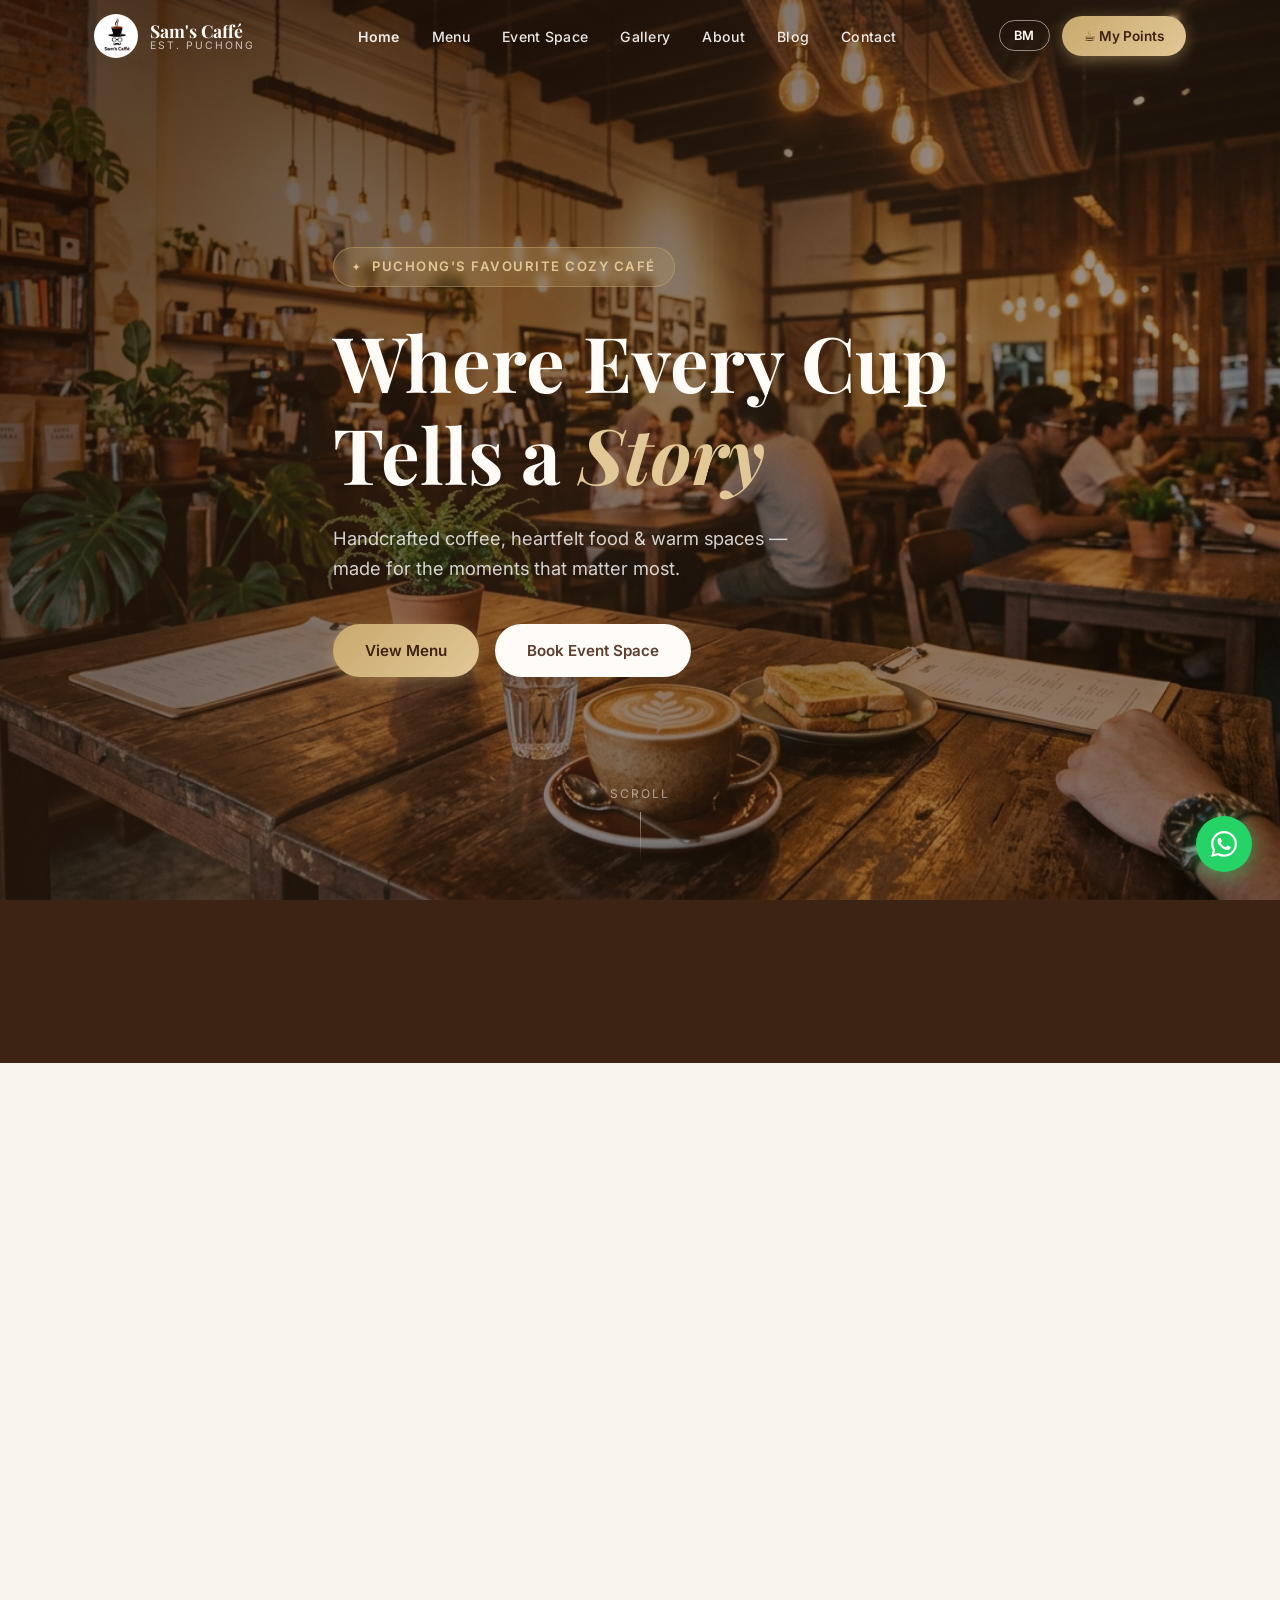
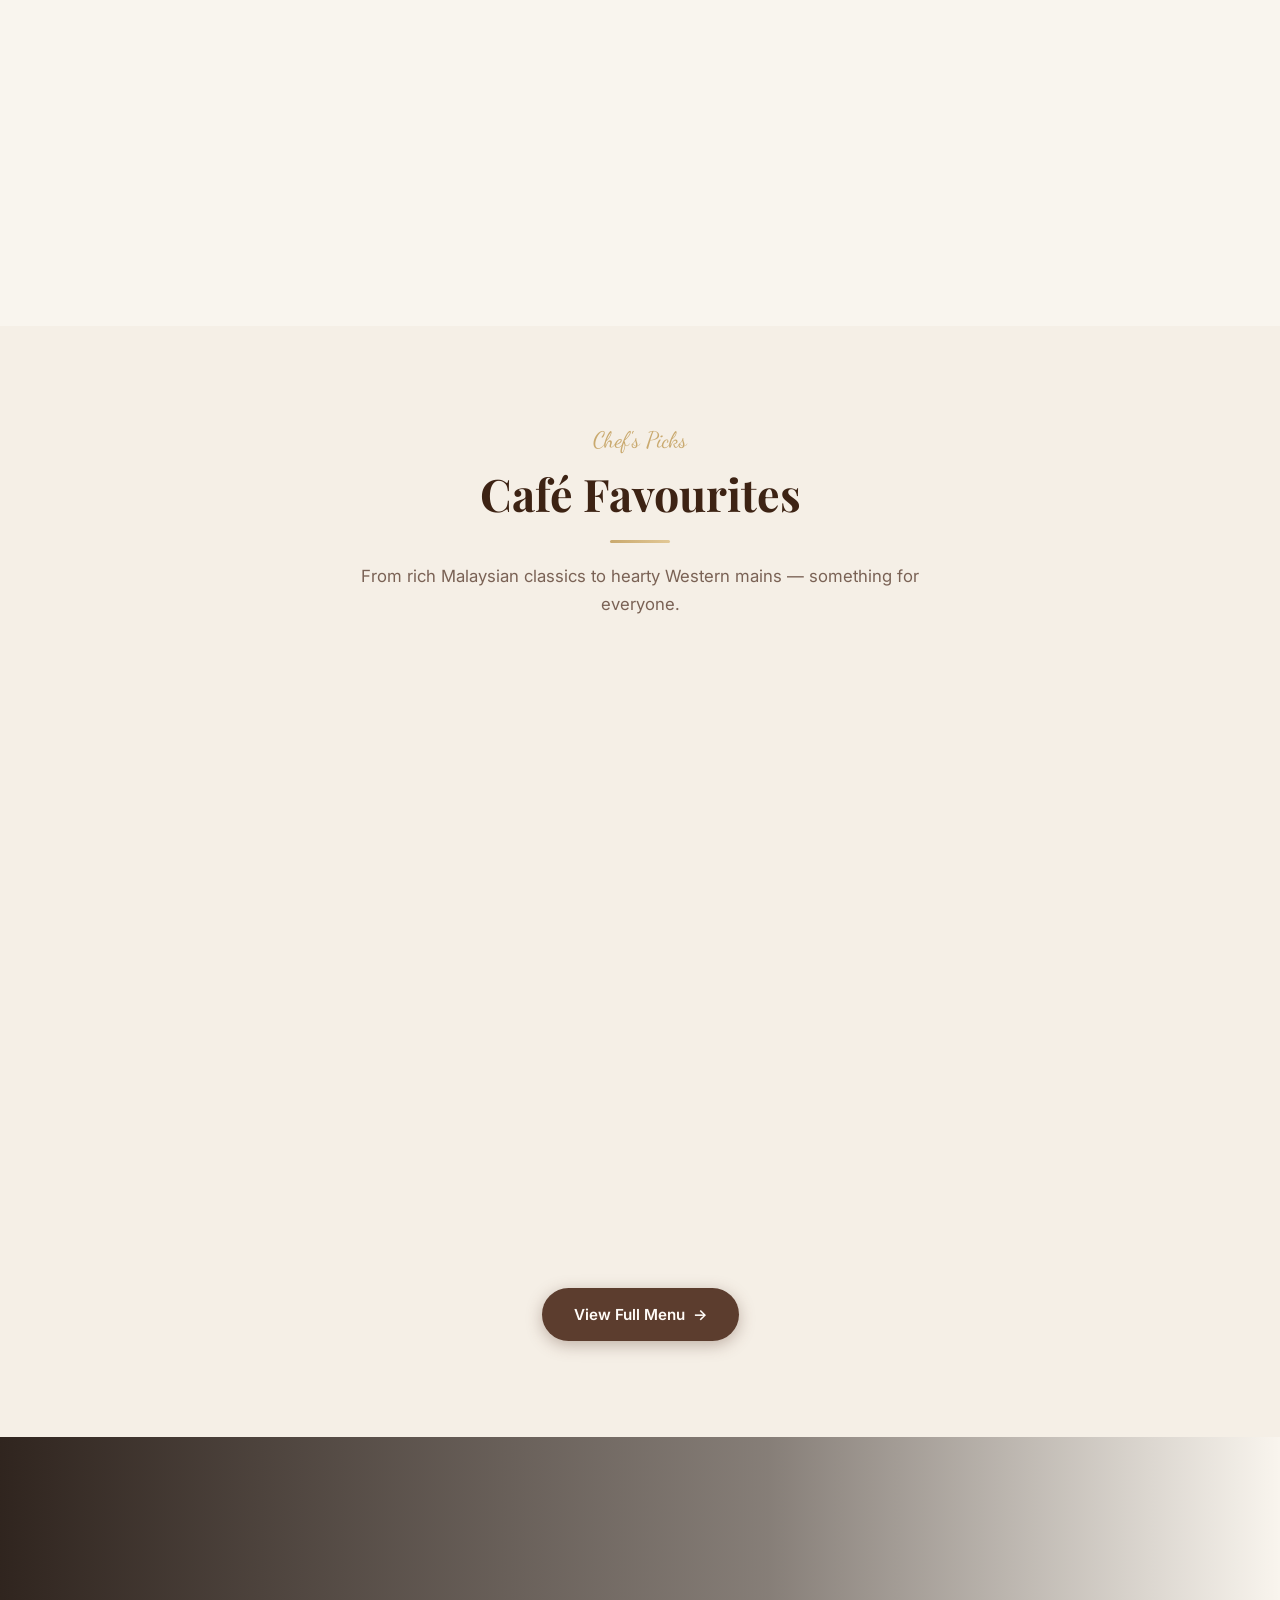
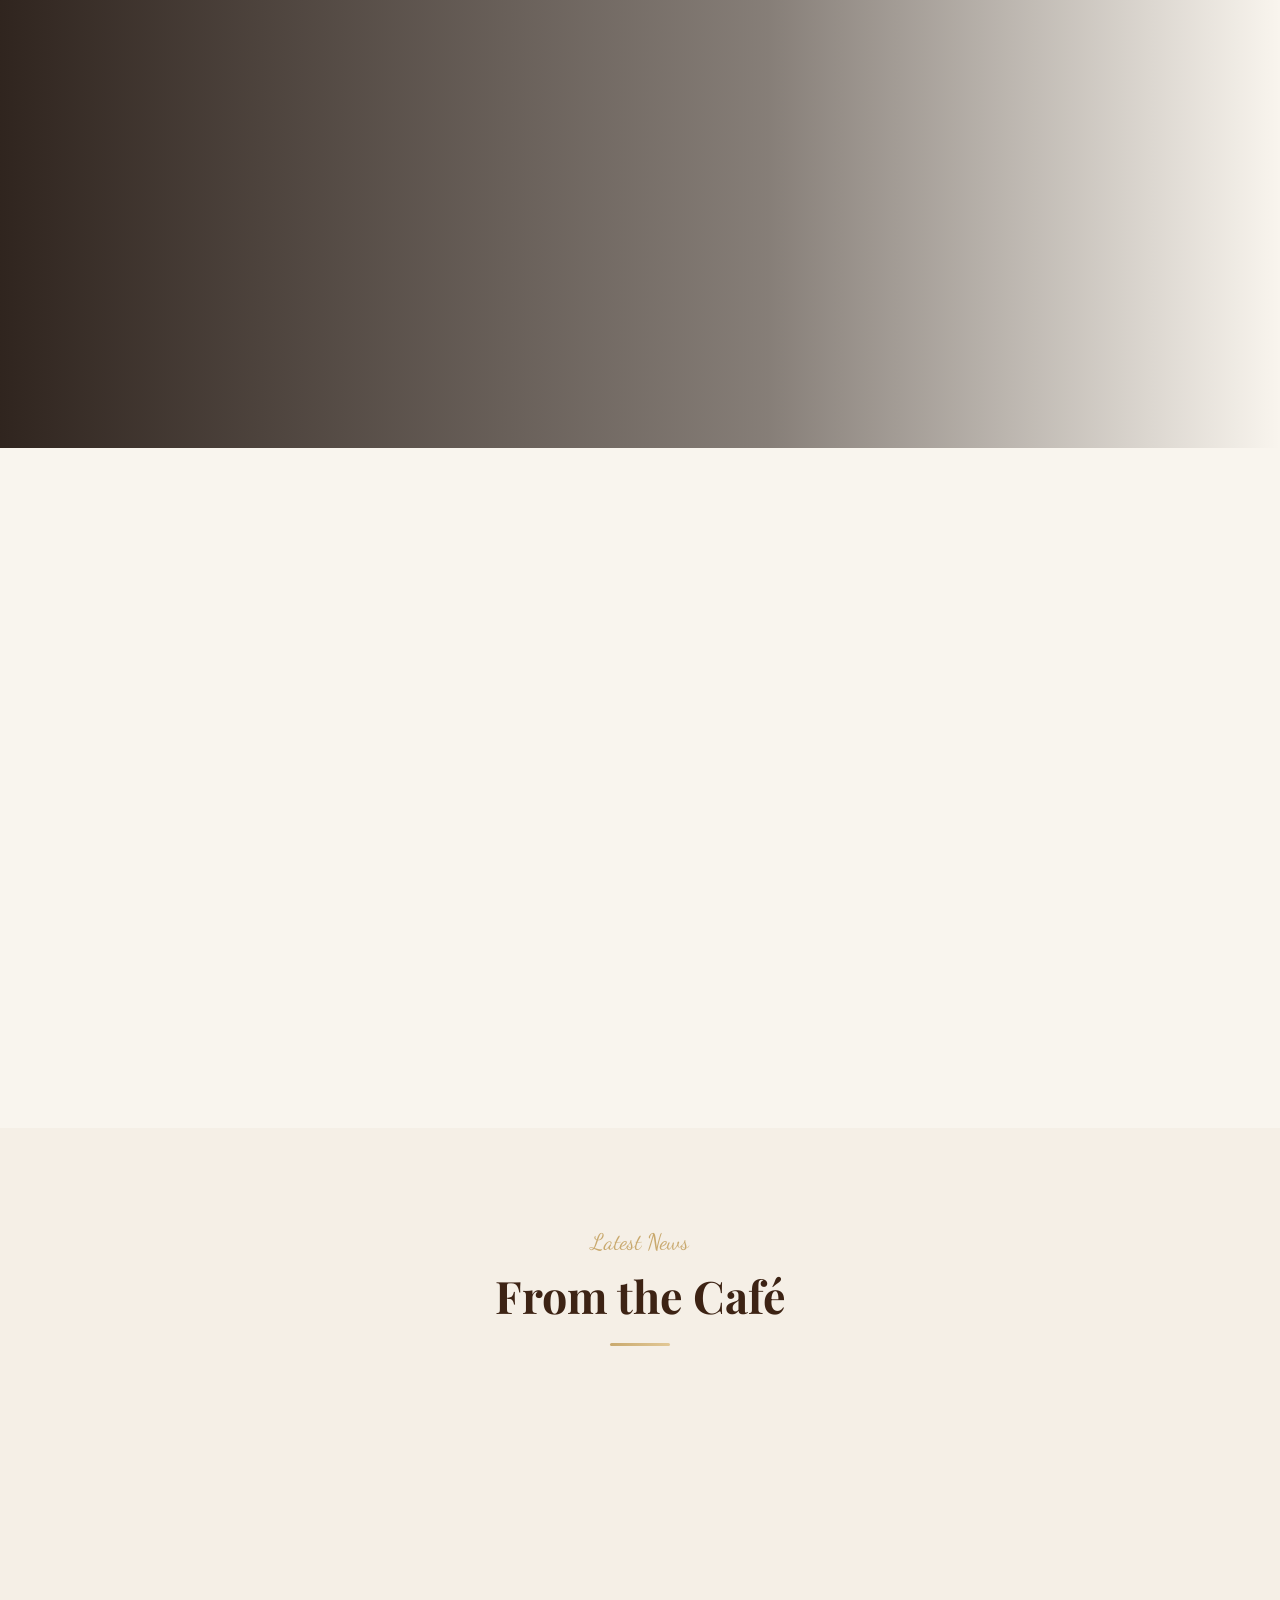
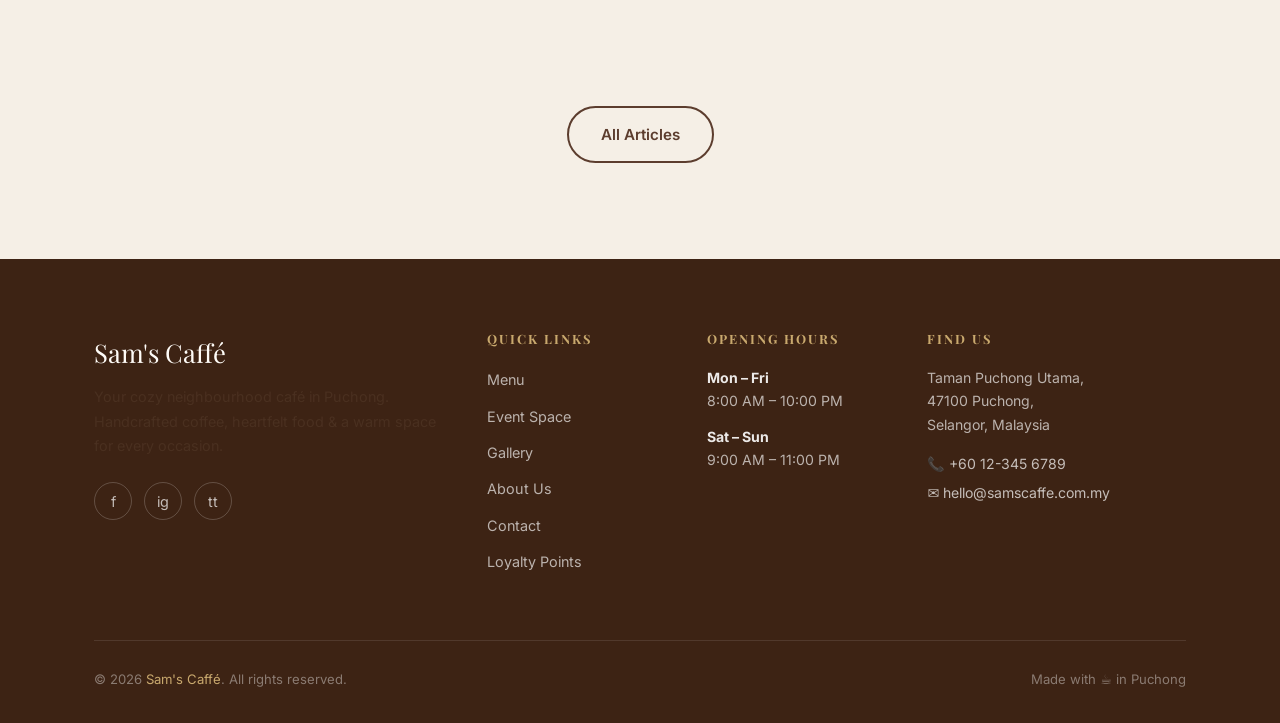
<file: index.html>
<!DOCTYPE html>
<html>
<head>
  <meta http-equiv="refresh" content="0; url=website/index.html" />
  <title>Sam's Caffé</title>
</head>
<body><a href="website/index.html">Click here</a></body>
</html>
</file>
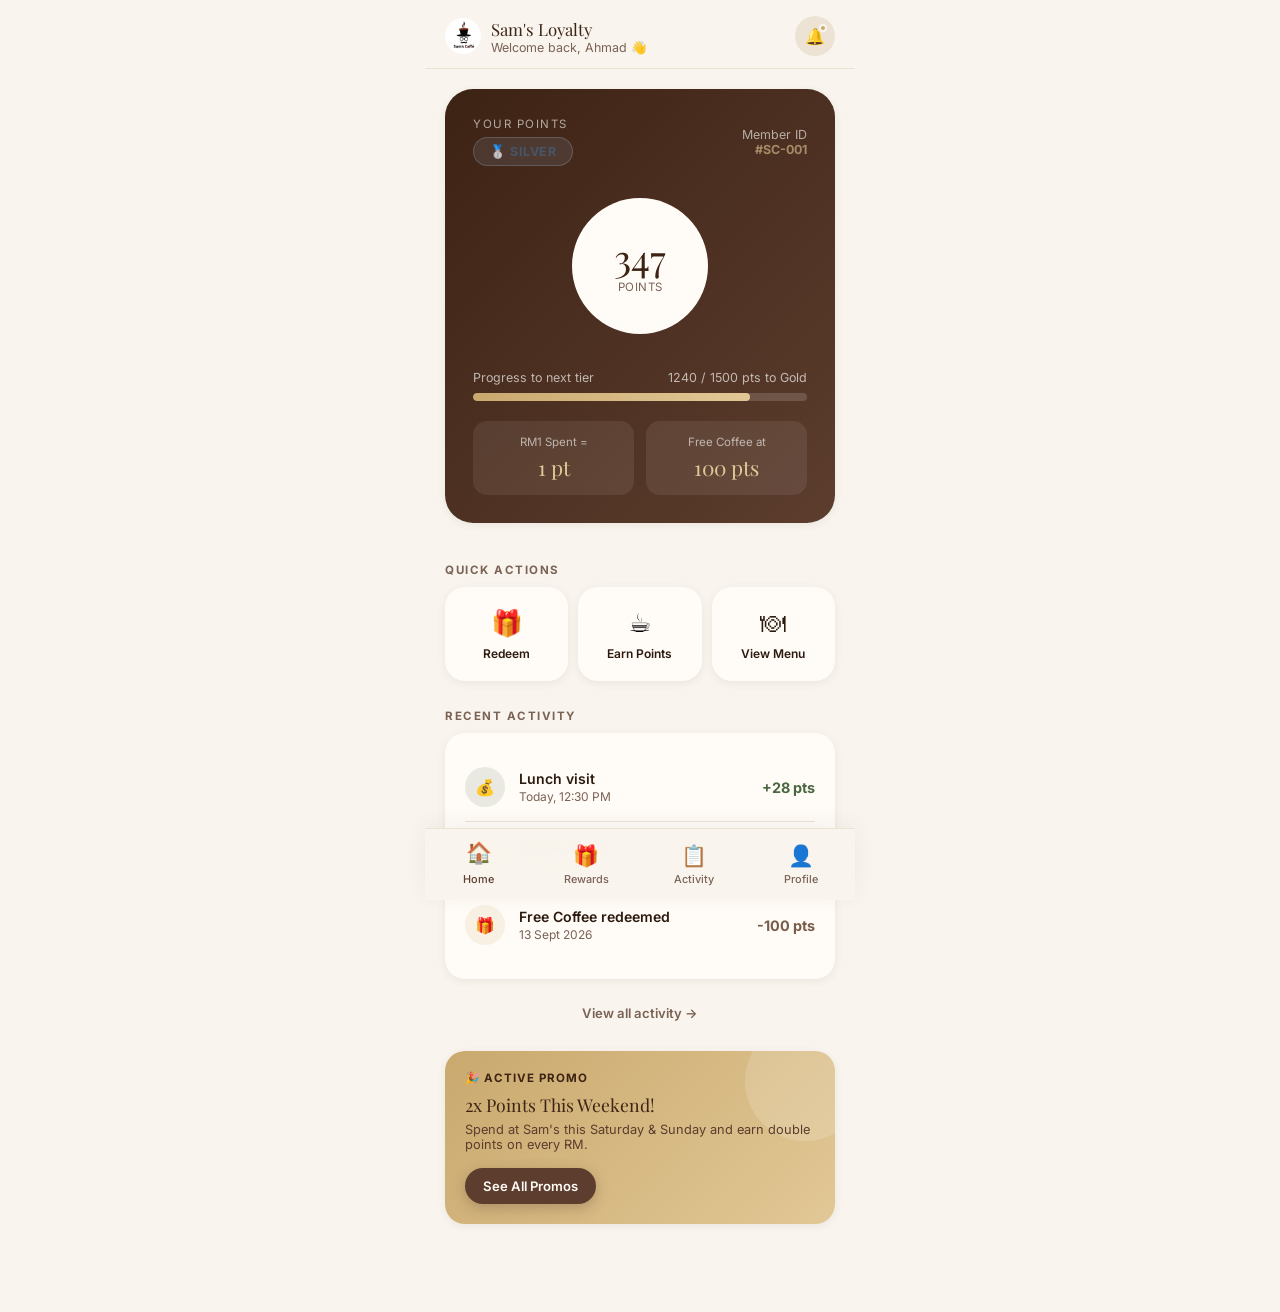
<file: webapp/index.html>
<!DOCTYPE html>
<html lang="en">
<head>
  <meta charset="UTF-8" />
  <meta name="viewport" content="width=device-width, initial-scale=1.0, viewport-fit=cover" />
  <title>Sam's Loyalty | Sam's Caffé</title>
  <meta name="description" content="Sam's Caffé Loyalty — earn points, redeem rewards, and enjoy exclusive member promos." />
  <meta name="theme-color" content="#3D2314" />
  <meta name="apple-mobile-web-app-capable" content="yes" />
  <meta name="apple-mobile-web-app-status-bar-style" content="black-translucent" />
  <meta name="apple-mobile-web-app-title" content="Sam's Loyalty" />
  <link rel="manifest" href="manifest.json" />
  <link rel="icon" type="image/png" sizes="32x32" href="favicon-32x32.png?v=2" />
  <link rel="icon" type="image/png" sizes="16x16" href="favicon-16x16.png?v=2" />
  <link rel="apple-touch-icon" sizes="180x180" href="apple-touch-icon.png?v=2" />
  <link rel="stylesheet" href="css/style.css" />
</head>
<body>

<!-- ══════════════════════════════════════════════════
     ONBOARDING SCREEN
══════════════════════════════════════════════════ -->
<div id="onboard-screen">
  <div class="onboard-bg">
    <div class="onboard-logo-wrap">
      <img src="images/logo.jpg" alt="Sam's Caffé logo" />
      <div class="onboard-title">Sam's Loyalty</div>
      <div class="onboard-sub">Earn • Redeem • Enjoy</div>
    </div>

    <div class="onboard-card">
      <!-- Step 1: Phone + WhatsApp QR -->
      <div id="login-step-1">
        <h2>Join or Sign In</h2>
        <p>Enter your phone number, then scan the WhatsApp QR to verify.</p>

        <div class="form-group">
          <label class="form-label" for="login-phone">Phone Number</label>
          <input type="tel" id="login-phone" class="form-input" placeholder="+60 12-345 6789" />
        </div>

        <div class="wa-qr-box">
          <div class="qr-img">
            <!-- QR Code SVG placeholder -->
            <svg viewBox="0 0 100 100" width="100" height="100" xmlns="http://www.w3.org/2000/svg">
              <!-- Simple QR-like pattern -->
              <rect width="100" height="100" fill="white"/>
              <rect x="5" y="5" width="35" height="35" rx="4" fill="#25D366"/>
              <rect x="11" y="11" width="23" height="23" rx="2" fill="white"/>
              <rect x="16" y="16" width="13" height="13" rx="1" fill="#25D366"/>
              <rect x="60" y="5" width="35" height="35" rx="4" fill="#25D366"/>
              <rect x="66" y="11" width="23" height="23" rx="2" fill="white"/>
              <rect x="71" y="16" width="13" height="13" rx="1" fill="#25D366"/>
              <rect x="5" y="60" width="35" height="35" rx="4" fill="#25D366"/>
              <rect x="11" y="66" width="23" height="23" rx="2" fill="white"/>
              <rect x="16" y="71" width="13" height="13" rx="1" fill="#25D366"/>
              <rect x="45" y="5" width="8" height="8" fill="#128C7E"/>
              <rect x="45" y="18" width="8" height="8" fill="#128C7E"/>
              <rect x="45" y="31" width="8" height="8" fill="#128C7E"/>
              <rect x="58" y="45" width="8" height="8" fill="#128C7E"/>
              <rect x="71" y="45" width="8" height="8" fill="#128C7E"/>
              <rect x="84" y="45" width="8" height="8" fill="#128C7E"/>
              <rect x="45" y="58" width="8" height="8" fill="#128C7E"/>
              <rect x="58" y="58" width="8" height="8" fill="#128C7E"/>
              <rect x="71" y="71" width="8" height="8" fill="#128C7E"/>
              <rect x="84" y="71" width="8" height="8" fill="#128C7E"/>
              <rect x="45" y="84" width="8" height="8" fill="#128C7E"/>
              <rect x="71" y="84" width="8" height="8" fill="#128C7E"/>
            </svg>
          </div>
          <div class="wa-qr-title">Scan with WhatsApp</div>
          <div class="wa-qr-desc">Or tap below to open WhatsApp directly</div>
        </div>

        <button class="btn btn-primary" onclick="initiateWALogin()" id="wa-login-btn">
          <svg width="20" height="20" viewBox="0 0 24 24" fill="currentColor"><path d="M17.472 14.382c-.297-.149-1.758-.867-2.03-.967-.273-.099-.471-.148-.67.15-.197.297-.767.966-.94 1.164-.173.199-.347.223-.644.075-.297-.15-1.255-.463-2.39-1.475-.883-.788-1.48-1.761-1.653-2.059-.173-.297-.018-.458.13-.606.134-.133.298-.347.446-.52.149-.174.198-.298.298-.497.099-.198.05-.371-.025-.52-.075-.149-.669-1.612-.916-2.207-.242-.579-.487-.5-.669-.51-.173-.008-.371-.01-.57-.01-.198 0-.52.074-.792.372-.272.297-1.04 1.016-1.04 2.479 0 1.462 1.065 2.875 1.213 3.074.149.198 2.096 3.2 5.077 4.487.709.306 1.262.489 1.694.625.712.227 1.36.195 1.871.118.571-.085 1.758-.719 2.006-1.413.248-.694.248-1.289.173-1.413-.074-.124-.272-.198-.57-.347m-5.421 7.403h-.004a9.87 9.87 0 01-5.031-1.378l-.361-.214-3.741.982.998-3.648-.235-.374a9.86 9.86 0 01-1.51-5.26c.001-5.45 4.436-9.884 9.888-9.884 2.64 0 5.122 1.03 6.988 2.898a9.825 9.825 0 012.893 6.994c-.003 5.45-4.437 9.884-9.885 9.884m8.413-18.297A11.815 11.815 0 0012.05 0C5.495 0 .16 5.335.157 11.892c0 2.096.547 4.142 1.588 5.945L.057 24l6.305-1.654a11.882 11.882 0 005.683 1.448h.005c6.554 0 11.89-5.335 11.893-11.893a11.821 11.821 0 00-3.48-8.413z"/></svg>
          Verify with WhatsApp
        </button>

        <div class="divider-text">or enter OTP manually below</div>
      </div>

      <!-- Step 2: OTP Entry -->
      <div id="login-step-2" style="display:none;">
        <h2>Enter OTP</h2>
        <p>Enter the 6-digit code sent by Sam's Caffé on WhatsApp.</p>
        <div class="otp-inputs">
          <input type="text" class="otp-input" maxlength="1" inputmode="numeric" pattern="[0-9]*" id="otp-1" aria-label="OTP digit 1" />
          <input type="text" class="otp-input" maxlength="1" inputmode="numeric" pattern="[0-9]*" id="otp-2" aria-label="OTP digit 2" />
          <input type="text" class="otp-input" maxlength="1" inputmode="numeric" pattern="[0-9]*" id="otp-3" aria-label="OTP digit 3" />
          <input type="text" class="otp-input" maxlength="1" inputmode="numeric" pattern="[0-9]*" id="otp-4" aria-label="OTP digit 4" />
          <input type="text" class="otp-input" maxlength="1" inputmode="numeric" pattern="[0-9]*" id="otp-5" aria-label="OTP digit 5" />
          <input type="text" class="otp-input" maxlength="1" inputmode="numeric" pattern="[0-9]*" id="otp-6" aria-label="OTP digit 6" />
        </div>
        <button class="btn btn-gold" onclick="verifyOTP()" id="verify-btn">Verify & Sign In</button>
        <button class="btn btn-ghost mt-4" onclick="document.getElementById('login-step-1').style.display='block';document.getElementById('login-step-2').style.display='none';">← Back</button>
      </div>
    </div>
  </div>
</div>

<!-- ══════════════════════════════════════════════════
     MAIN APP SCREEN
══════════════════════════════════════════════════ -->
<div id="app-screen" style="display:none;">

  <!-- ── HOME PAGE ─────────────────────────────── -->
  <div class="page" id="page-home">
    <div class="app-header">
      <div class="header-row">
        <div class="header-logo">
          <img src="images/logo.jpg" alt="Sam's Caffé" />
          <div>
            <div class="header-logo-name">Sam's Loyalty</div>
            <div class="header-greeting" id="h-greeting">Welcome back!</div>
          </div>
        </div>
        <div class="header-notif" aria-label="Notifications">
          🔔<span class="notif-dot"></span>
        </div>
      </div>
    </div>

    <!-- Points Card -->
    <div style="padding:20px;">
      <div class="card" style="background:linear-gradient(135deg, var(--brown-deep), var(--brown-rich));color:white;border-radius:var(--radius-xl);">
        <div class="card-pad" style="padding:28px;">
          <div style="display:flex;align-items:center;justify-content:space-between;margin-bottom:20px;">
            <div>
              <div style="font-size:0.72rem;letter-spacing:1.5px;text-transform:uppercase;opacity:0.6;margin-bottom:6px;">Your Points</div>
              <div id="h-tier-badge"></div>
            </div>
            <div style="text-align:right;font-size:0.78rem;opacity:0.6;">Member ID<br><span style="color:var(--gold-light);font-weight:700;">#SC-001</span></div>
          </div>

          <div class="points-ring" id="h-points-ring" style="--pct:40%;">
            <div class="points-ring-inner">
              <div class="num" id="h-points">0</div>
              <div class="lbl">POINTS</div>
            </div>
          </div>

          <div style="margin-top:24px;">
            <div style="display:flex;justify-content:space-between;font-size:0.78rem;opacity:0.65;margin-bottom:8px;">
              <span>Progress to next tier</span>
              <span id="h-tier-progress-text"></span>
            </div>
            <div class="progress-bar" style="background:rgba(255,255,255,0.15);">
              <div class="progress-fill" id="h-progress-fill" style="width:0%"></div>
            </div>
          </div>

          <div style="display:grid;grid-template-columns:1fr 1fr;gap:12px;margin-top:20px;">
            <div style="background:rgba(255,255,255,0.08);border-radius:var(--radius-md);padding:14px;text-align:center;">
              <div style="font-size:0.72rem;opacity:0.6;margin-bottom:4px;">RM1 Spent =</div>
              <div style="font-family:var(--ff-heading);font-size:1.3rem;color:var(--gold-light);">1 pt</div>
            </div>
            <div style="background:rgba(255,255,255,0.08);border-radius:var(--radius-md);padding:14px;text-align:center;">
              <div style="font-size:0.72rem;opacity:0.6;margin-bottom:4px;">Free Coffee at</div>
              <div style="font-family:var(--ff-heading);font-size:1.3rem;color:var(--gold-light);">100 pts</div>
            </div>
          </div>
        </div>
      </div>
    </div>

    <!-- Quick Actions -->
    <div class="section-title">Quick Actions</div>
    <div style="padding:0 20px 8px;display:grid;grid-template-columns:repeat(3,1fr);gap:10px;">
      <button class="card card-pad" style="text-align:center;cursor:pointer;" onclick="showPage('promos')" id="qa-redeem">
        <div style="font-size:1.6rem;margin-bottom:8px;">🎁</div>
        <div style="font-size:0.75rem;font-weight:600;color:var(--text-dark);">Redeem</div>
      </button>
      <button class="card card-pad" style="text-align:center;cursor:pointer;" onclick="showEarnInfo()" id="qa-earn">
        <div style="font-size:1.6rem;margin-bottom:8px;">☕</div>
        <div style="font-size:0.75rem;font-weight:600;color:var(--text-dark);">Earn Points</div>
      </button>
      <a href="../website/menu.html" class="card card-pad" style="text-align:center;" id="qa-menu">
        <div style="font-size:1.6rem;margin-bottom:8px;">🍽</div>
        <div style="font-size:0.75rem;font-weight:600;color:var(--text-dark);">View Menu</div>
      </a>
    </div>

    <!-- Recent Activity -->
    <div class="section-title">Recent Activity</div>
    <div style="padding:0 20px;">
      <div class="card card-pad" id="h-activity">
        <!-- Populated by JS -->
      </div>
      <button class="btn btn-ghost btn-sm mt-4" onclick="showPage('activity')" id="view-all-activity" style="width:100%;">View all activity →</button>
    </div>

    <!-- Promo Banner -->
    <div style="padding:20px 20px 0;">
      <div class="card" style="background:linear-gradient(135deg,var(--gold),var(--gold-light));overflow:hidden;position:relative;">
        <div style="position:absolute;top:-30px;right:-30px;width:120px;height:120px;background:rgba(255,255,255,0.15);border-radius:50%;"></div>
        <div class="card-pad" style="position:relative;">
          <div style="font-size:0.72rem;font-weight:700;color:var(--brown-deep);text-transform:uppercase;letter-spacing:1px;margin-bottom:8px;">🎉 Active Promo</div>
          <div style="font-family:var(--ff-heading);font-size:1.1rem;color:var(--brown-deep);margin-bottom:6px;">2x Points This Weekend!</div>
          <div style="font-size:0.8rem;color:var(--brown-rich);">Spend at Sam's this Saturday & Sunday and earn double points on every RM.</div>
          <button class="btn btn-primary btn-sm mt-4 btn-inline" onclick="showPage('promos')" id="promo-banner-btn">See All Promos</button>
        </div>
      </div>
    </div>
  </div>

  <!-- ── PROMOS PAGE ────────────────────────────── -->
  <div class="page" id="page-promos">
    <div class="app-header">
      <div class="header-row">
        <h2>Rewards & Promos</h2>
        <div style="font-size:0.82rem;color:var(--text-soft);">
          <span id="promo-pts-display">--- pts</span>
        </div>
      </div>
    </div>

    <div style="padding:16px 20px 4px;">
      <div style="background:var(--cream-dark);border-radius:var(--radius-md);padding:14px 16px;font-size:0.85rem;color:var(--text-mid);">
        💡 Earn <strong>1 point per RM1</strong> spent at Sam's Caffé. Use your points to redeem exclusive rewards below.
      </div>
    </div>

    <div class="section-title">Available Rewards</div>
    <div style="padding:0 20px;" id="promos-list">
      <!-- Populated by JS -->
    </div>
  </div>

  <!-- ── ACTIVITY PAGE ──────────────────────────── -->
  <div class="page" id="page-activity">
    <div class="app-header">
      <div class="header-row">
        <h2>My Activity</h2>
        <div style="font-size:0.82rem;color:var(--text-soft);">All Transactions</div>
      </div>
    </div>
    <div style="padding:20px;">
      <div class="card card-pad" id="full-activity">
        <!-- Populated by JS -->
      </div>
    </div>
  </div>

  <!-- ── PROFILE PAGE ───────────────────────────── -->
  <div class="page" id="page-profile">
    <div class="app-header">
      <div class="header-row">
        <h2>My Profile</h2>
        <button style="font-size:0.82rem;color:var(--text-soft);" onclick="showLogoutConfirm()" id="logout-btn">Log out</button>
      </div>
    </div>

    <!-- Profile Card -->
    <div style="padding:20px;">
      <div class="card" style="background:linear-gradient(135deg, var(--brown-deep), var(--brown-rich));">
        <div class="card-pad" style="text-align:center;padding:32px 24px;">
          <div style="width:72px;height:72px;background:rgba(201,169,110,0.2);border-radius:50%;display:flex;align-items:center;justify-content:center;font-size:2rem;margin:0 auto 16px;">👤</div>
          <div style="font-family:var(--ff-heading);font-size:1.4rem;color:var(--white);margin-bottom:6px;" id="prof-name">—</div>
          <div style="font-size:0.85rem;color:rgba(255,255,255,0.6);margin-bottom:12px;" id="prof-phone">—</div>
          <div id="prof-tier"></div>
          <div style="font-size:0.75rem;color:rgba(255,255,255,0.4);margin-top:8px;" id="prof-joined"></div>
        </div>
      </div>
    </div>

    <!-- Stats -->
    <div style="padding:0 20px 16px;display:grid;grid-template-columns:1fr 1fr;gap:12px;">
      <div class="card card-pad" style="text-align:center;">
        <div style="font-family:var(--ff-heading);font-size:1.6rem;color:var(--brown-rich);" id="prof-points">—</div>
        <div style="font-size:0.75rem;color:var(--text-soft);">Current Balance</div>
      </div>
      <div class="card card-pad" style="text-align:center;">
        <div style="font-family:var(--ff-heading);font-size:1.6rem;color:var(--brown-rich);">1,240</div>
        <div style="font-size:0.75rem;color:var(--text-soft);">Lifetime Points</div>
      </div>
    </div>

    <!-- Settings -->
    <div class="section-title">Settings</div>
    <div style="padding:0 20px;">
      <div class="card">
        <div style="padding:16px 20px;border-bottom:1px solid var(--cream-dark);display:flex;justify-content:space-between;align-items:center;">
          <span style="font-size:0.9rem;">Notifications</span>
          <div style="width:44px;height:24px;background:var(--brown-rich);border-radius:12px;position:relative;cursor:pointer;" id="notif-toggle">
            <div style="position:absolute;width:18px;height:18px;background:white;border-radius:50%;top:3px;right:3px;transition:0.2s;"></div>
          </div>
        </div>
        <div style="padding:16px 20px;border-bottom:1px solid var(--cream-dark);display:flex;justify-content:space-between;align-items:center;">
          <span style="font-size:0.9rem;">Language</span>
          <span style="font-size:0.82rem;color:var(--text-soft);">English</span>
        </div>
        <a href="../website/index.html" style="padding:16px 20px;display:flex;justify-content:space-between;align-items:center;color:var(--brown-rich);">
          <span style="font-size:0.9rem;">Visit Sam's Caffé Website</span>
          <span>→</span>
        </a>
      </div>
    </div>

    <!-- Tier Progress -->
    <div class="section-title">Tier Progress</div>
    <div style="padding:0 20px 24px;">
      <div class="card card-pad">
        <div style="display:flex;justify-content:space-between;margin-bottom:16px;">
          <div style="text-align:center;">
            <div style="font-size:1.4rem;">🥉</div>
            <div style="font-size:0.7rem;color:var(--text-soft);">Bronze<br>0 pts</div>
          </div>
          <div style="flex:1;display:flex;align-items:center;padding:0 12px;">
            <div class="progress-bar"><div class="progress-fill" style="width:100%"></div></div>
          </div>
          <div style="text-align:center;">
            <div style="font-size:1.4rem;">🥈</div>
            <div style="font-size:0.7rem;color:var(--text-soft);">Silver<br>500 pts</div>
          </div>
          <div style="flex:1;display:flex;align-items:center;padding:0 12px;">
            <div class="progress-bar"><div class="progress-fill" style="width:60%"></div></div>
          </div>
          <div style="text-align:center;">
            <div style="font-size:1.4rem;">🥇</div>
            <div style="font-size:0.7rem;color:var(--text-soft);">Gold<br>1500 pts</div>
          </div>
        </div>
        <p style="font-size:0.8rem;color:var(--text-soft);text-align:center;">You are <strong style="color:var(--brown-rich);">260 pts</strong> away from Gold tier 🥇</p>
      </div>
    </div>
  </div>

  <!-- ── Bottom Navigation ─────────────────────── -->
  <nav class="bottom-nav" aria-label="App navigation">
    <button class="nav-tab active" id="tab-home" onclick="showPage('home')">
      <span class="tab-icon">🏠</span>
      <span>Home</span>
    </button>
    <button class="nav-tab" id="tab-promos" onclick="showPage('promos')">
      <span class="tab-icon">🎁</span>
      <span>Rewards</span>
    </button>
    <button class="nav-tab" id="tab-activity" onclick="showPage('activity');loadActivity()">
      <span class="tab-icon">📋</span>
      <span>Activity</span>
    </button>
    <button class="nav-tab" id="tab-profile" onclick="showPage('profile')">
      <span class="tab-icon">👤</span>
      <span>Profile</span>
    </button>
  </nav>

</div><!-- /app-screen -->

<!-- ── Redeem Confirmation Modal ─────────────────── -->
<div class="modal-overlay" id="redeem-modal" role="dialog" aria-modal="true" aria-labelledby="redeem-modal-title">
  <div class="modal-sheet">
    <div class="modal-handle"></div>
    <div style="text-align:center;margin-bottom:24px;">
      <div style="font-size:3rem;margin-bottom:12px;">🎁</div>
      <h2 id="redeem-modal-title">Redeem Reward</h2>
      <p id="redeem-modal-pts" style="font-size:1.2rem;font-family:var(--ff-heading);color:var(--brown-rich);margin:8px 0;"></p>
      <p id="redeem-modal-balance" style="font-size:0.82rem;color:var(--text-soft);"></p>
    </div>
    <div style="background:var(--cream);border-radius:var(--radius-md);padding:16px;margin-bottom:20px;font-size:0.85rem;color:var(--text-mid);">
      ℹ️ Show the confirmation code to our staff at the counter to redeem.
    </div>
    <button class="btn btn-gold mb-4" onclick="confirmRedeem()" id="confirm-redeem-btn">Confirm Redeem</button>
    <button class="btn btn-ghost" onclick="closeRedeemModal()" id="cancel-redeem-btn">Cancel</button>
  </div>
</div>

<!-- ── Success Modal ──────────────────────────────── -->
<div class="modal-overlay" id="success-modal" role="dialog" aria-modal="true">
  <div class="modal-sheet" style="text-align:center;">
    <div class="modal-handle"></div>
    <div style="font-size:3.5rem;margin-bottom:16px;">🎉</div>
    <h2>Redeemed!</h2>
    <p style="margin:8px 0 20px;" id="success-item"></p>
    <div style="background:var(--brown-deep);border-radius:var(--radius-lg);padding:24px;margin:16px 0;">
      <div style="font-size:0.72rem;color:rgba(255,255,255,0.5);letter-spacing:2px;text-transform:uppercase;margin-bottom:10px;">Your Code</div>
      <div id="success-code" style="font-family:monospace;font-size:2rem;color:var(--gold);letter-spacing:4px;font-weight:700;"></div>
      <div style="font-size:0.75rem;color:rgba(255,255,255,0.4);margin-top:10px;">Show this to staff at the counter</div>
    </div>
    <div style="font-size:0.85rem;color:var(--text-soft);margin-bottom:24px;">New balance: <strong id="success-new-pts" style="color:var(--brown-rich);"></strong></div>
    <button class="btn btn-primary" onclick="document.getElementById('success-modal').classList.remove('open')" id="close-success-btn">Done</button>
  </div>
</div>

<!-- ── Earn Info Modal ───────────────────────────── -->
<div class="modal-overlay" id="earn-modal" role="dialog" aria-modal="true">
  <div class="modal-sheet">
    <div class="modal-handle"></div>
    <h2 style="margin-bottom:6px;">How to Earn Points</h2>
    <p style="margin-bottom:24px;font-size:0.85rem;color:var(--text-soft);">It's simple — dine at Sam's, earn rewards.</p>
    <div style="display:flex;flex-direction:column;gap:14px;margin-bottom:24px;">
      <div style="display:flex;gap:14px;align-items:center;">
        <div style="width:44px;height:44px;min-width:44px;background:rgba(92,61,46,0.1);border-radius:50%;display:flex;align-items:center;justify-content:center;font-size:1.2rem;">💵</div>
        <div><div style="font-weight:600;font-size:0.9rem;">Spend RM1 = 1 Point</div><div style="font-size:0.78rem;color:var(--text-soft);">Every ringgit you spend earns you 1 loyalty point</div></div>
      </div>
      <div style="display:flex;gap:14px;align-items:center;">
        <div style="width:44px;height:44px;min-width:44px;background:rgba(201,169,110,0.15);border-radius:50%;display:flex;align-items:center;justify-content:center;font-size:1.2rem;">📸</div>
        <div><div style="font-weight:600;font-size:0.9rem;">Show QR at Counter</div><div style="font-size:0.78rem;color:var(--text-soft);">Ask staff to scan your loyalty QR when paying</div></div>
      </div>
      <div style="display:flex;gap:14px;align-items:center;">
        <div style="width:44px;height:44px;min-width:44px;background:rgba(74,103,65,0.1);border-radius:50%;display:flex;align-items:center;justify-content:center;font-size:1.2rem;">⚡</div>
        <div><div style="font-weight:600;font-size:0.9rem;">Points Added Instantly</div><div style="font-size:0.78rem;color:var(--text-soft);">Your balance updates right after each visit</div></div>
      </div>
    </div>
    <button class="btn btn-primary" onclick="document.getElementById('earn-modal').classList.remove('open')" id="close-earn-btn">Got It!</button>
  </div>
</div>

<!-- ── Toast ─────────────────────────────────────── -->
<div class="toast" id="toast" role="alert" aria-live="polite"></div>

<script src="js/app.js"></script>
<script>
  // Register Service Worker for PWA
  if ('serviceWorker' in navigator) {
    navigator.serviceWorker.register('./sw.js').catch(() => {});
  }
</script>
<script>
  function showEarnInfo() {
    document.getElementById('earn-modal').classList.add('open');
    document.querySelectorAll('.modal-overlay').forEach(m => {
      m.addEventListener('click', (e) => { if (e.target === m) m.classList.remove('open'); });
    });
  }

  function loadActivity() {
    const feed = document.getElementById('full-activity');
    if (!feed || !AppState.user) return;
    feed.innerHTML = AppState.user.transactions.map(t => `
      <div class="activity-item">
        <div class="activity-icon ${t.type}">${t.type === 'earn' ? '💰' : '🎁'}</div>
        <div class="activity-info">
          <div class="activity-title">${t.desc}</div>
          <div class="activity-date">${t.date}</div>
        </div>
        <div class="activity-pts ${t.type}">${t.pts > 0 ? '+' : ''}${t.pts} pts</div>
      </div>
    `).join('');
  }

  function showLogoutConfirm() {
    if (confirm('Are you sure you want to log out?')) {
      AppState.logout();
      document.getElementById('app-screen').style.display = 'none';
      document.getElementById('onboard-screen').style.display = 'block';
      document.getElementById('login-step-1').style.display = 'block';
      document.getElementById('login-step-2').style.display = 'none';
    }
  }

  // Update promo page pts display
  const origShowPage = showPage;
  window.showPage = function(pageId) {
    origShowPage(pageId);
    if (pageId === 'promos' && AppState.user) {
      document.getElementById('promo-pts-display').textContent = AppState.user.points + ' pts';
    }
  };
</script>
</body>
</html>
</file>
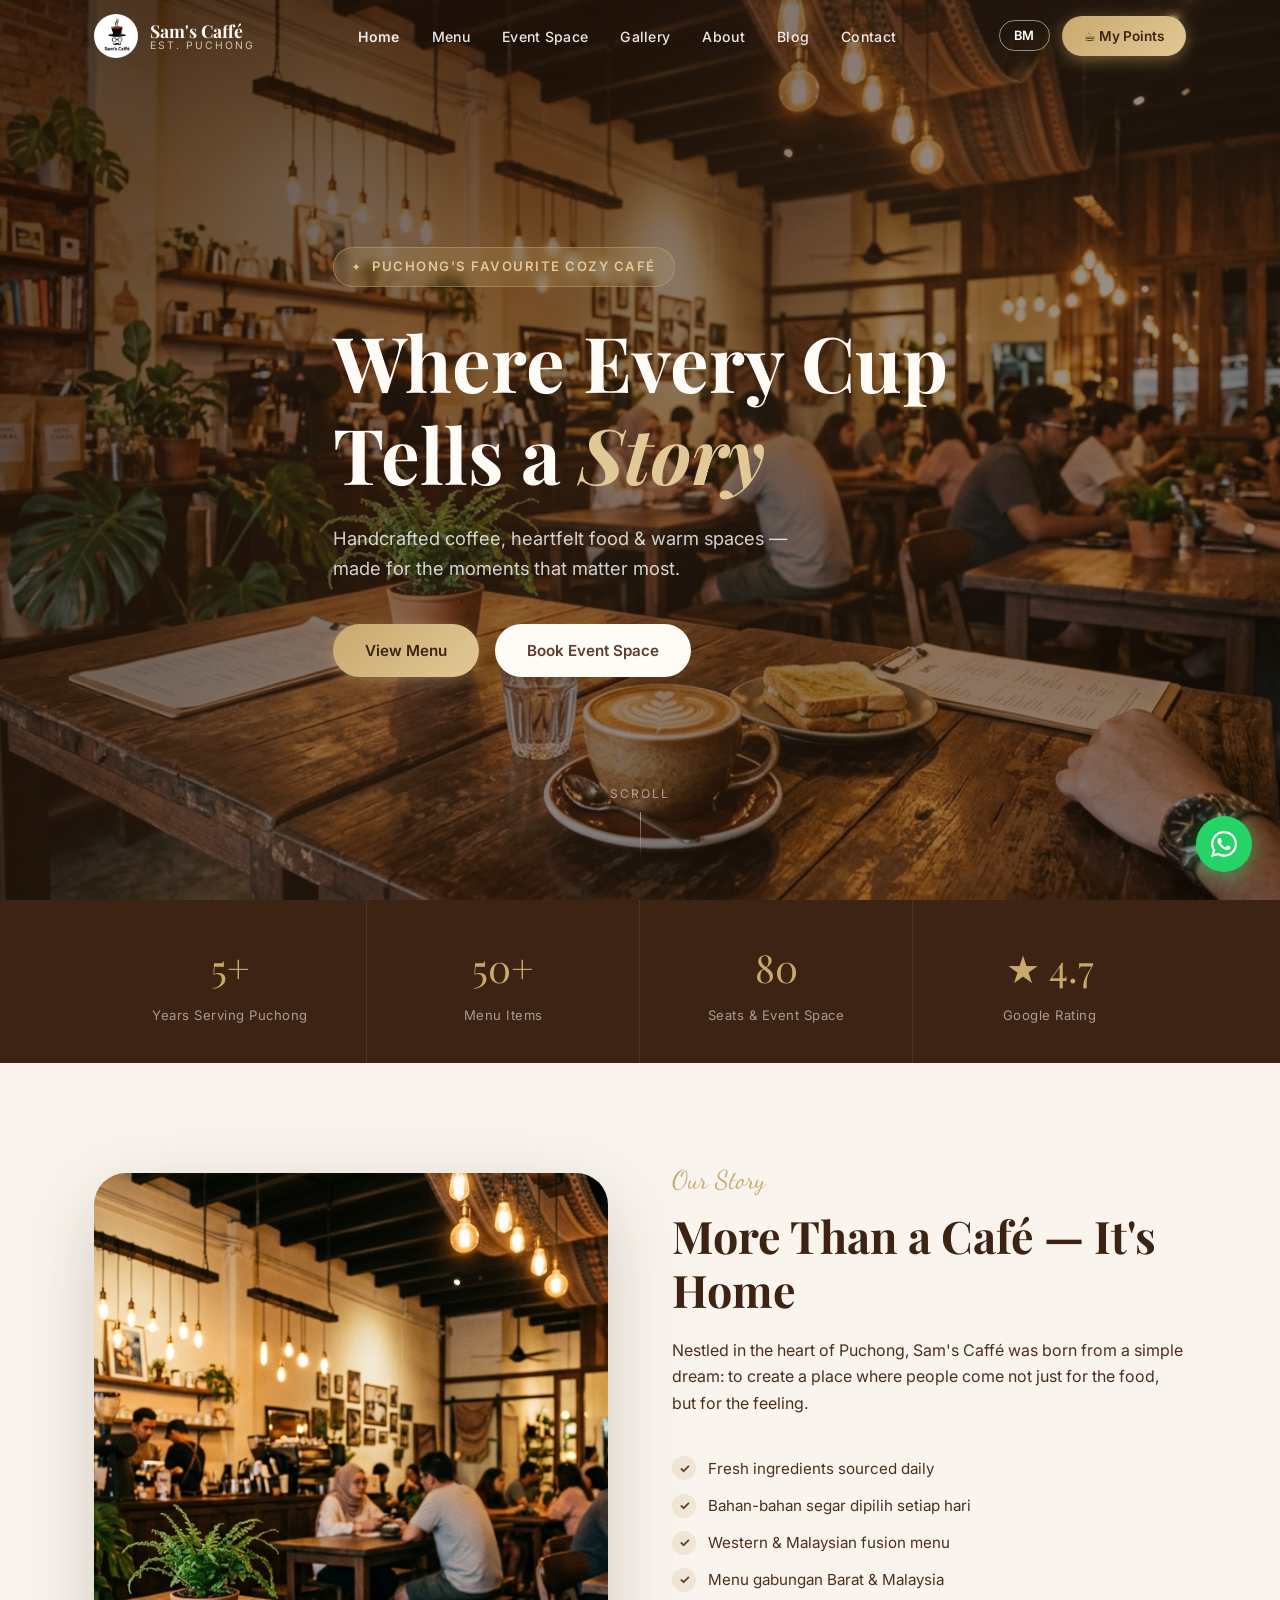
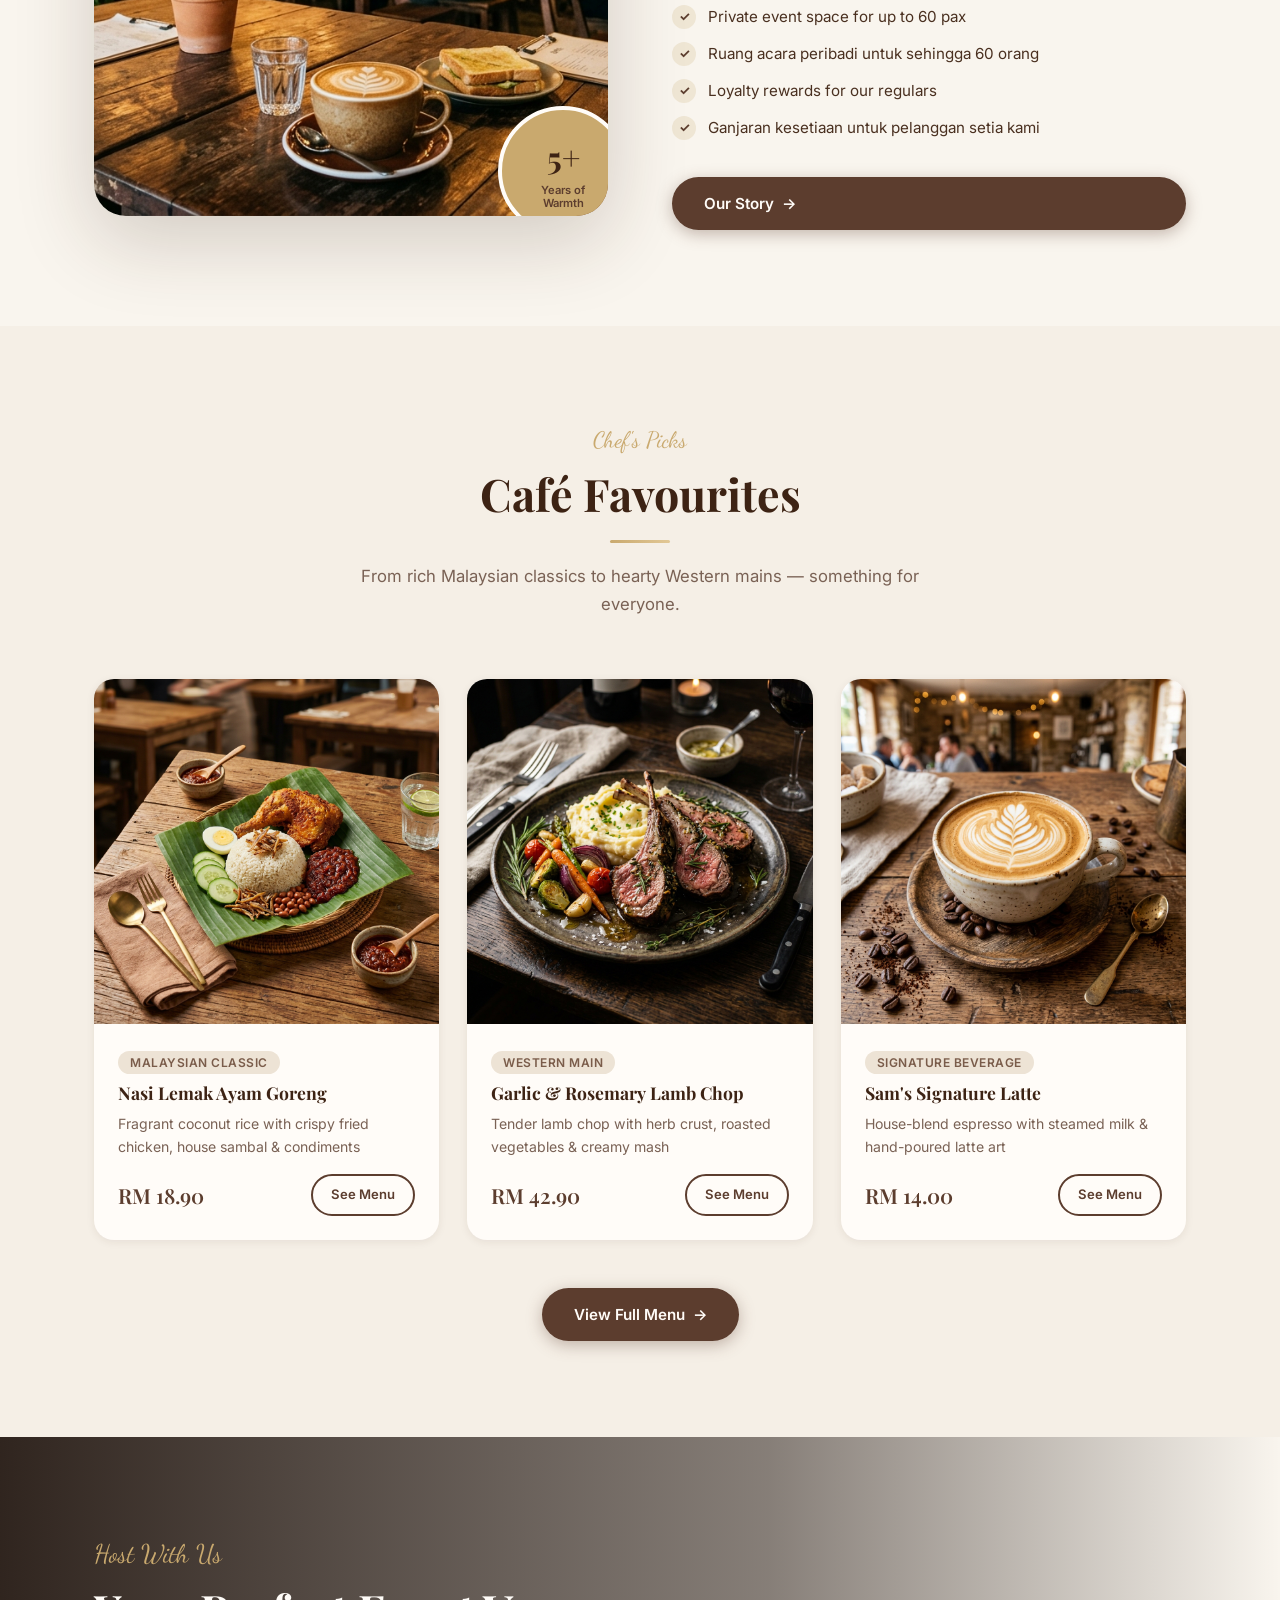
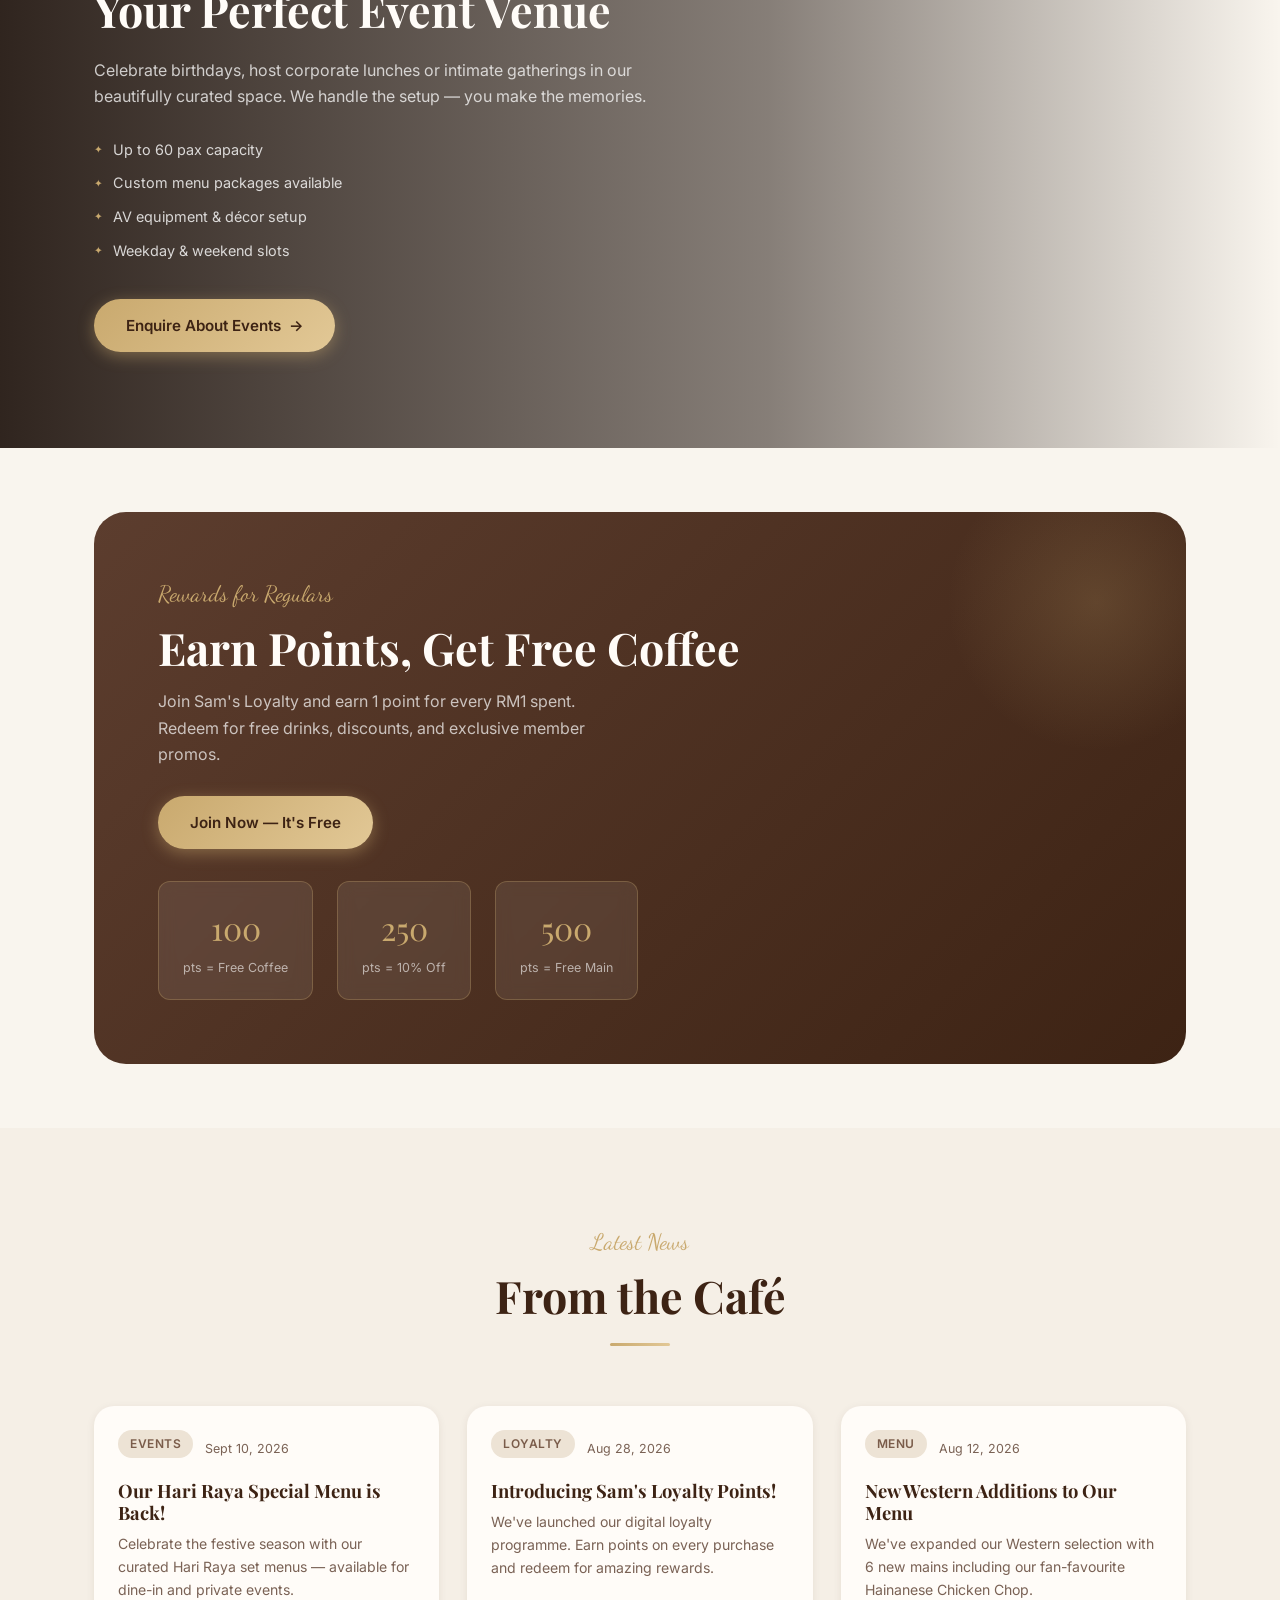
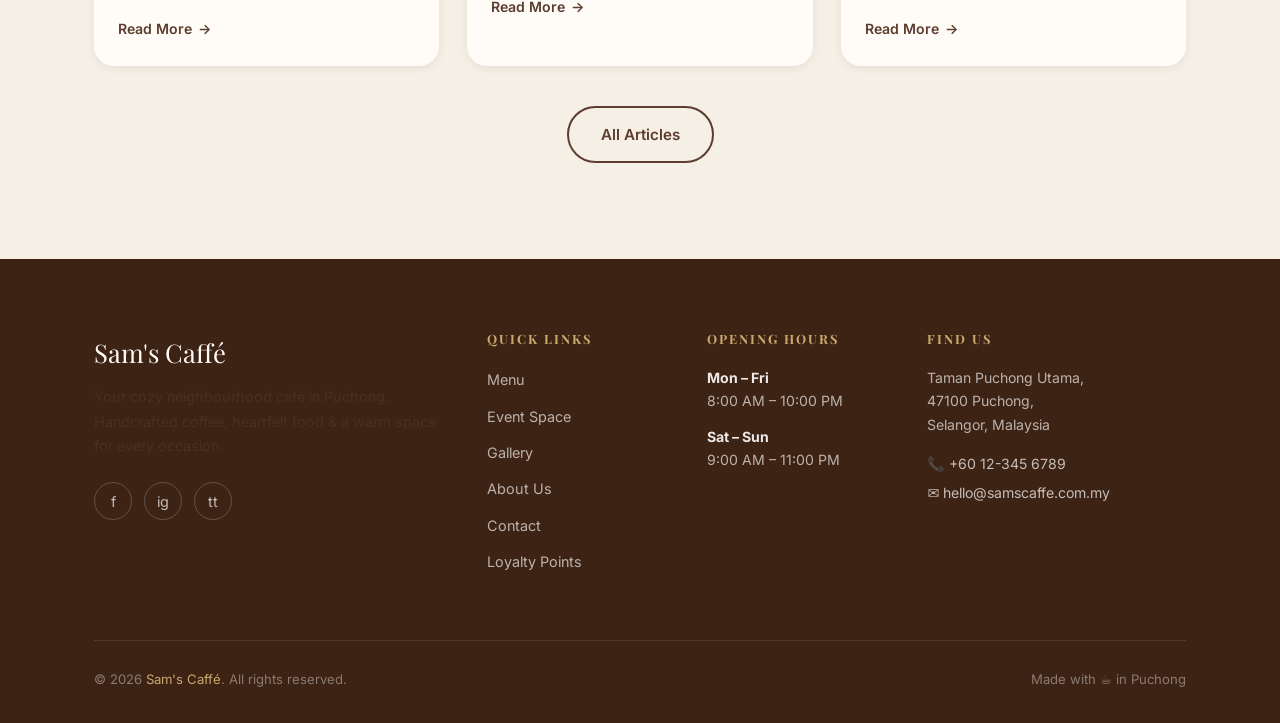
<file: website/index.html>
<!DOCTYPE html>
<html lang="en">
<head>
  <meta charset="UTF-8" />
  <meta name="viewport" content="width=device-width, initial-scale=1.0" />
  <title>Sam's Caffé | Cozy Café & Event Space in Puchong</title>
  <meta name="description" content="Sam's Caffé — your favourite neighbourhood café in Puchong. Enjoy handcrafted coffee, Western and Malaysian cuisine, and a charming event space for every occasion." />
  <meta property="og:title" content="Sam's Caffé | Puchong" />
  <meta property="og:description" content="Handcrafted coffee, Malaysian favourites & a cozy event space." />
  <meta property="og:type" content="website" />
    <link rel="icon" type="image/png" sizes="32x32" href="favicon-32x32.png?v=2" />
  <link rel="icon" type="image/png" sizes="16x16" href="favicon-16x16.png?v=2" />
  <link rel="apple-touch-icon" sizes="180x180" href="apple-touch-icon.png?v=2" />
  <link rel="stylesheet" href="css/style.css" />
  <style>
    /* ── Home-specific styles ── */
    .hero {
      position: relative;
      min-height: 100vh;
      display: flex; align-items: center;
      overflow: hidden;
    }
    .hero-bg {
      position: absolute; inset: 0;
      background: url('images/hero.jpg') center/cover no-repeat;
    }
    .hero-overlay {
      position: absolute; inset: 0;
      background: linear-gradient(135deg,
        rgba(30,12,4,0.75) 0%,
        rgba(60,35,20,0.55) 50%,
        rgba(30,12,4,0.4) 100%);
    }
    .hero-content {
      position: relative; z-index: 1;
      max-width: 680px;
      padding: calc(var(--nav-height) + 48px) 0 96px;
    }
    .hero-eyebrow {
      display: inline-flex; align-items: center; gap: 10px;
      padding: 8px 18px;
      background: rgba(201,169,110,0.2);
      border: 1px solid rgba(201,169,110,0.45);
      border-radius: 50px;
      color: var(--gold-light);
      font-size: 0.82rem;
      font-weight: 600;
      letter-spacing: 1.5px;
      text-transform: uppercase;
      margin-bottom: 28px;
      backdrop-filter: blur(4px);
    }
    .hero-eyebrow::before { content: '✦'; font-size: 0.7rem; }
    .hero h1 { color: var(--white); margin-bottom: 24px; font-size: clamp(2.8rem, 6vw, 5rem); }
    .hero h1 em { font-style: italic; color: var(--gold-light); }
    .hero p { color: rgba(255,255,255,0.8); font-size: 1.15rem; max-width: 500px; margin-bottom: 40px; }
    .hero-actions { display: flex; gap: 16px; flex-wrap: wrap; }
    .hero-scroll {
      position: absolute; bottom: 40px; left: 50%;
      transform: translateX(-50%);
      z-index: 1;
      display: flex; flex-direction: column; align-items: center; gap: 8px;
      color: rgba(255,255,255,0.5);
      font-size: 0.75rem;
      letter-spacing: 2px;
      text-transform: uppercase;
      animation: bounce 2s infinite;
    }
    .hero-scroll::after {
      content: '';
      width: 1px; height: 48px;
      background: linear-gradient(to bottom, rgba(255,255,255,0.5), transparent);
    }
    @keyframes bounce {
      0%, 100% { transform: translateX(-50%) translateY(0); }
      50% { transform: translateX(-50%) translateY(8px); }
    }

    /* ── Stats strip ── */
    .stats-strip {
      background: var(--brown-deep);
      padding: 0;
    }
    .stats-inner {
      display: grid;
      grid-template-columns: repeat(4, 1fr);
      divide: 1px solid;
    }
    .stat-item {
      padding: 36px 24px;
      text-align: center;
      border-right: 1px solid rgba(255,255,255,0.08);
    }
    .stat-item:last-child { border-right: none; }
    .stat-number {
      font-family: var(--ff-heading);
      font-size: 2.4rem;
      color: var(--gold);
      margin-bottom: 6px;
    }
    .stat-label { font-size: 0.82rem; color: rgba(255,255,255,0.55); letter-spacing: 0.5px; }

    /* ── About snippet ── */
    .about-img-wrap {
      position: relative;
      border-radius: var(--radius-xl);
      overflow: hidden;
      aspect-ratio: 4/5;
      box-shadow: var(--shadow-xl);
    }
    .about-img-wrap img { width: 100%; height: 100%; object-fit: cover; }
    .about-badge {
      position: absolute; bottom: -20px; right: -20px;
      width: 130px; height: 130px;
      background: var(--gold);
      border-radius: 50%;
      display: flex; flex-direction: column; align-items: center; justify-content: center;
      box-shadow: var(--shadow-lg);
      border: 4px solid var(--white);
    }
    .about-badge .num { font-family: var(--ff-heading); font-size: 2rem; color: var(--brown-deep); font-weight: 700; }
    .about-badge .label { font-size: 0.7rem; color: var(--brown-rich); font-weight: 600; text-align: center; line-height: 1.2; }
    .about-text { display: flex; flex-direction: column; justify-content: center; }
    .about-text .script { font-size: 1.6rem; }
    .about-text h2 { margin: 8px 0 20px; }
    .about-text p { margin-bottom: 16px; }
    .about-checks { display: flex; flex-direction: column; gap: 12px; margin: 24px 0 36px; }
    .about-checks li {
      display: flex; align-items: center; gap: 12px;
      font-size: 0.95rem; color: var(--text-mid);
    }
    .about-checks li::before {
      content: '✓';
      width: 24px; height: 24px; min-width: 24px;
      background: rgba(201,169,110,0.2);
      color: var(--brown-rich);
      border-radius: 50%;
      display: flex; align-items: center; justify-content: center;
      font-size: 0.8rem; font-weight: 700;
    }

    /* ── Featured Menu ── */
    .menu-section { background: var(--cream); }
    .menu-card-price {
      font-family: var(--ff-heading);
      font-size: 1.3rem;
      color: var(--brown-rich);
      font-weight: 600;
    }
    .menu-card-desc { font-size: 0.88rem; color: var(--text-soft); margin: 8px 0 0; }
    .menu-card-img { aspect-ratio: 1/1; transition: var(--transition-slow); }
    .card:hover .menu-card-img { transform: scale(1.05); }

    /* ── Event Space Teaser ── */
    .events-section {
      background: url('images/event-space.jpg') center/cover fixed;
      position: relative;
    }
    .events-overlay {
      position: absolute; inset: 0;
      background: linear-gradient(to right, rgba(20,8,2,0.88) 0%, rgba(20,8,2,0.5) 60%, transparent 100%);
    }
    .events-content { position: relative; z-index: 1; max-width: 560px; }
    .events-content .script { color: var(--gold); font-size: 1.6rem; }
    .events-content h2 { color: var(--white); margin: 8px 0 20px; }
    .events-content p { color: rgba(255,255,255,0.75); margin-bottom: 16px; }
    .events-features { display: flex; flex-direction: column; gap: 10px; margin: 28px 0 36px; }
    .events-features li {
      display: flex; align-items: center; gap: 10px;
      color: rgba(255,255,255,0.8); font-size: 0.9rem;
    }
    .events-features li::before { content: '✦'; color: var(--gold); font-size: 0.65rem; }

    /* ── Loyalty CTA ── */
    .loyalty-cta {
      background: linear-gradient(135deg, var(--brown-rich), var(--brown-deep));
      border-radius: var(--radius-xl);
      padding: 64px;
      display: flex; align-items: center; justify-content: space-between;
      gap: 32px; flex-wrap: wrap;
      position: relative; overflow: hidden;
    }
    .loyalty-cta::before {
      content: '';
      position: absolute; top: -60px; right: -60px;
      width: 300px; height: 300px;
      background: radial-gradient(circle, rgba(201,169,110,0.2), transparent 70%);
      border-radius: 50%;
    }
    .loyalty-cta-text .script { font-size: 1.4rem; color: var(--gold); }
    .loyalty-cta-text h2 { color: var(--white); margin: 8px 0 14px; }
    .loyalty-cta-text p { color: rgba(255,255,255,0.7); max-width: 440px; }
    .loyalty-points-preview {
      display: flex; gap: 24px; flex-shrink: 0; flex-wrap: wrap;
    }
    .points-bubble {
      text-align: center;
      background: rgba(255,255,255,0.08);
      border: 1px solid rgba(201,169,110,0.3);
      border-radius: var(--radius-md);
      padding: 20px 24px;
      backdrop-filter: blur(8px);
    }
    .points-bubble .num { font-family: var(--ff-heading); font-size: 2rem; color: var(--gold); }
    .points-bubble .lbl { font-size: 0.78rem; color: rgba(255,255,255,0.6); margin-top: 4px; }

    /* ── Blog preview ── */
    .blog-meta { display: flex; align-items: center; gap: 12px; margin-bottom: 10px; }
    .blog-date { font-size: 0.78rem; color: var(--text-soft); }
    .blog-card-title { font-family: var(--ff-heading); font-size: 1.15rem; color: var(--brown-deep); margin-bottom: 8px; }
    .blog-card-excerpt { font-size: 0.88rem; color: var(--text-soft); }
    .blog-card-link {
      display: inline-flex; align-items: center; gap: 6px;
      margin-top: 16px;
      font-size: 0.88rem; font-weight: 600;
      color: var(--brown-rich);
      transition: var(--transition);
    }
    .blog-card-link:hover { gap: 10px; color: var(--gold); }
  </style>
</head>
<body>

  <!-- ── Navigation ───────────────────────── -->
  <nav id="navbar" role="navigation" aria-label="Main navigation">
    <div class="container nav-inner">
      <a href="index.html" class="nav-logo" aria-label="Sam's Caffé home">
        <img src="images/logo.jpg" alt="Sam's Caffé logo" />
        <div class="nav-logo-text">
          <span class="brand">Sam's Caffé</span>
          <span class="sub">Est. Puchong</span>
        </div>
      </a>
      <ul class="nav-links" role="list">
        <li><a href="index.html">Home</a></li>
        <li><a href="menu.html">Menu</a></li>
        <li><a href="events.html">Event Space</a></li>
        <li><a href="gallery.html">Gallery</a></li>
        <li><a href="about.html">About</a></li>
        <li><a href="blog.html">Blog</a></li>
        <li><a href="contact.html">Contact</a></li>
      </ul>
      <div class="nav-actions">
        <button id="langBtn" class="nav-lang-btn" aria-label="Toggle language">BM</button>
        <a href="../webapp/index.html" class="btn btn-gold nav-cta" id="nav-loyalty-cta">☕ My Points</a>
      </div>
      <button class="hamburger" id="hamburger" aria-label="Open menu" aria-expanded="false">
        <span></span><span></span><span></span>
      </button>
    </div>
  </nav>
  <nav class="mobile-nav" id="mobileNav" aria-label="Mobile navigation">
    <a href="index.html">Home</a>
    <a href="menu.html">Menu</a>
    <a href="events.html">Event Space</a>
    <a href="gallery.html">Gallery</a>
    <a href="about.html">About</a>
    <a href="blog.html">Blog</a>
    <a href="contact.html">Contact</a>
    <a href="../webapp/index.html" class="btn btn-gold" style="margin-top:8px;justify-content:center;">☕ My Loyalty Points</a>
  </nav>

  <main>
    <!-- ── Hero ─────────────────────────────── -->
    <section class="hero" aria-label="Hero section">
      <div class="hero-bg"></div>
      <div class="hero-overlay"></div>
      <div class="container">
        <div class="hero-content">
          <div class="hero-eyebrow">
            <span data-lang="en">Puchong's Favourite Cozy Café</span>
            <span data-lang="bm">Kafe Kegemaran di Puchong</span>
          </div>
          <h1>
            <span data-lang="en">Where Every Cup<br>Tells a <em>Story</em></span>
            <span data-lang="bm">Di Mana Setiap Cawan<br>Menceritakan <em>Kisahnya</em></span>
          </h1>
          <p>
            <span data-lang="en">Handcrafted coffee, heartfelt food & warm spaces — made for the moments that matter most.</span>
            <span data-lang="bm">Kopi buatan tangan, makanan penuh rasa & suasana yang hangat — untuk saat-saat yang paling bermakna.</span>
          </p>
          <div class="hero-actions">
            <a href="menu.html" class="btn btn-gold" id="hero-menu-btn">
              <span data-lang="en">View Menu</span>
              <span data-lang="bm">Lihat Menu</span>
            </a>
            <a href="events.html" class="btn btn-white" id="hero-events-btn">
              <span data-lang="en">Book Event Space</span>
              <span data-lang="bm">Tempah Ruang Acara</span>
            </a>
          </div>
        </div>
      </div>
      <div class="hero-scroll" aria-hidden="true">Scroll</div>
    </section>

    <!-- ── Stats Strip ───────────────────────── -->
    <section class="stats-strip" aria-label="Key statistics">
      <div class="stats-inner container">
        <div class="stat-item reveal">
          <div class="stat-number">5+</div>
          <div class="stat-label" data-lang="en">Years Serving Puchong</div>
          <div class="stat-label" data-lang="bm">Tahun Berkhidmat di Puchong</div>
        </div>
        <div class="stat-item reveal">
          <div class="stat-number">50+</div>
          <div class="stat-label" data-lang="en">Menu Items</div>
          <div class="stat-label" data-lang="bm">Item Menu</div>
        </div>
        <div class="stat-item reveal">
          <div class="stat-number">80</div>
          <div class="stat-label" data-lang="en">Seats & Event Space</div>
          <div class="stat-label" data-lang="bm">Tempat Duduk & Ruang Acara</div>
        </div>
        <div class="stat-item reveal">
          <div class="stat-number">★ 4.7</div>
          <div class="stat-label" data-lang="en">Google Rating</div>
          <div class="stat-label" data-lang="bm">Penilaian Google</div>
        </div>
      </div>
    </section>

    <!-- ── About Snippet ─────────────────────── -->
    <section class="section" aria-label="About Sam's Caffé">
      <div class="container">
        <div class="grid-2" style="align-items:center; gap:64px;">
          <div class="about-img-wrap reveal-left">
            <img src="images/hero.jpg" alt="Inside Sam's Caffé" loading="lazy" />
            <div class="about-badge">
              <span class="num">5+</span>
              <span class="label">Years of<br>Warmth</span>
            </div>
          </div>
          <div class="about-text reveal-right">
            <span class="script">Our Story</span>
            <h2>
              <span data-lang="en">More Than a Café — It's Home</span>
              <span data-lang="bm">Lebih Dari Sebuah Kafe — Ia Adalah Rumah</span>
            </h2>
            <p data-lang="en">Nestled in the heart of Puchong, Sam's Caffé was born from a simple dream: to create a place where people come not just for the food, but for the feeling.</p>
            <p data-lang="bm">Terletak di jantung Puchong, Sam's Caffé lahir dari mimpi yang sederhana: untuk mencipta tempat di mana orang datang bukan hanya untuk makanan, tetapi untuk perasaannya.</p>
            <ul class="about-checks">
              <li data-lang="en">Fresh ingredients sourced daily</li>
              <li data-lang="bm">Bahan-bahan segar dipilih setiap hari</li>
              <li data-lang="en">Western & Malaysian fusion menu</li>
              <li data-lang="bm">Menu gabungan Barat & Malaysia</li>
              <li data-lang="en">Private event space for up to 60 pax</li>
              <li data-lang="bm">Ruang acara peribadi untuk sehingga 60 orang</li>
              <li data-lang="en">Loyalty rewards for our regulars</li>
              <li data-lang="bm">Ganjaran kesetiaan untuk pelanggan setia kami</li>
            </ul>
            <a href="about.html" class="btn btn-primary" id="home-about-btn">
              <span data-lang="en">Our Story</span>
              <span data-lang="bm">Kisah Kami</span>
              →
            </a>
          </div>
        </div>
      </div>
    </section>

    <!-- ── Featured Menu ──────────────────────── -->
    <section class="section menu-section" aria-label="Featured menu items">
      <div class="container">
        <div class="section-header">
          <span class="script">Chef's Picks</span>
          <h2>
            <span data-lang="en">Café Favourites</span>
            <span data-lang="bm">Kegemaran Kafe</span>
          </h2>
          <div class="divider"></div>
          <p data-lang="en">From rich Malaysian classics to hearty Western mains — something for everyone.</p>
          <p data-lang="bm">Dari hidangan Malaysia yang kaya hingga mains Barat yang mengenyangkan — ada sesuatu untuk semua orang.</p>
        </div>
        <div class="grid-3">
          <div class="card reveal">
            <div style="overflow:hidden;">
              <img class="card-img menu-card-img" src="images/menu-nasilemak.jpg" alt="Nasi Lemak Ayam Goreng" loading="lazy" />
            </div>
            <div class="card-body">
              <span class="card-tag" data-lang="en">Malaysian Classic</span>
              <span class="card-tag" data-lang="bm">Klasik Malaysia</span>
              <h3 style="font-size:1.1rem; margin:8px 0 4px;">Nasi Lemak Ayam Goreng</h3>
              <p class="menu-card-desc" data-lang="en">Fragrant coconut rice with crispy fried chicken, house sambal & condiments</p>
              <p class="menu-card-desc" data-lang="bm">Nasi lemak wangi dengan ayam goreng rangup, sambal istimewa & kondimen</p>
              <div style="display:flex;align-items:center;justify-content:space-between;margin-top:16px;">
                <span class="menu-card-price">RM 18.90</span>
                <a href="menu.html" class="btn btn-outline" style="padding:8px 18px;font-size:0.82rem;" id="nasi-lemak-menu-link">
                  <span data-lang="en">See Menu</span>
                  <span data-lang="bm">Lihat Menu</span>
                </a>
              </div>
            </div>
          </div>
          <div class="card reveal">
            <div style="overflow:hidden;">
              <img class="card-img menu-card-img" src="images/menu-lambchop.jpg" alt="Garlic Rosemary Lamb Chop" loading="lazy" />
            </div>
            <div class="card-body">
              <span class="card-tag" data-lang="en">Western Main</span>
              <span class="card-tag" data-lang="bm">Hidangan Barat</span>
              <h3 style="font-size:1.1rem; margin:8px 0 4px;">Garlic & Rosemary Lamb Chop</h3>
              <p class="menu-card-desc" data-lang="en">Tender lamb chop with herb crust, roasted vegetables & creamy mash</p>
              <p class="menu-card-desc" data-lang="bm">Lamb chop lembut dengan salutan herba, sayur panggang & mash berkrim</p>
              <div style="display:flex;align-items:center;justify-content:space-between;margin-top:16px;">
                <span class="menu-card-price">RM 42.90</span>
                <a href="menu.html" class="btn btn-outline" style="padding:8px 18px;font-size:0.82rem;" id="lamb-chop-menu-link">
                  <span data-lang="en">See Menu</span>
                  <span data-lang="bm">Lihat Menu</span>
                </a>
              </div>
            </div>
          </div>
          <div class="card reveal">
            <div style="overflow:hidden;">
              <img class="card-img menu-card-img" src="images/menu-coffee.jpg" alt="Signature Latte" loading="lazy" />
            </div>
            <div class="card-body">
              <span class="card-tag" data-lang="en">Signature Beverage</span>
              <span class="card-tag" data-lang="bm">Minuman Istimewa</span>
              <h3 style="font-size:1.1rem; margin:8px 0 4px;">Sam's Signature Latte</h3>
              <p class="menu-card-desc" data-lang="en">House-blend espresso with steamed milk & hand-poured latte art</p>
              <p class="menu-card-desc" data-lang="bm">Espresso campuran istimewa dengan susu stim & seni latte</p>
              <div style="display:flex;align-items:center;justify-content:space-between;margin-top:16px;">
                <span class="menu-card-price">RM 14.00</span>
                <a href="menu.html" class="btn btn-outline" style="padding:8px 18px;font-size:0.82rem;" id="latte-menu-link">
                  <span data-lang="en">See Menu</span>
                  <span data-lang="bm">Lihat Menu</span>
                </a>
              </div>
            </div>
          </div>
        </div>
        <div style="text-align:center;margin-top:48px;">
          <a href="menu.html" class="btn btn-primary" id="home-full-menu-btn">
            <span data-lang="en">View Full Menu</span>
            <span data-lang="bm">Lihat Menu Penuh</span>
            →
          </a>
        </div>
      </div>
    </section>

    <!-- ── Event Space Teaser ─────────────────── -->
    <section class="events-section section" aria-label="Event space">
      <div class="events-overlay"></div>
      <div class="container">
        <div class="events-content reveal">
          <span class="script">Host With Us</span>
          <h2>
            <span data-lang="en">Your Perfect Event Venue</span>
            <span data-lang="bm">Tempat Acara Sempurna Anda</span>
          </h2>
          <p data-lang="en">Celebrate birthdays, host corporate lunches or intimate gatherings in our beautifully curated space. We handle the setup — you make the memories.</p>
          <p data-lang="bm">Raikan hari jadi, anjurkan makan tengah hari korporat atau perjumpaan intim di ruang kami yang indah. Kami uruskan persediaan — anda cipta kenangan.</p>
          <ul class="events-features">
            <li><span data-lang="en">Up to 60 pax capacity</span><span data-lang="bm">Kapasiti sehingga 60 orang</span></li>
            <li><span data-lang="en">Custom menu packages available</span><span data-lang="bm">Pakej menu tersuai tersedia</span></li>
            <li><span data-lang="en">AV equipment & décor setup</span><span data-lang="bm">Peralatan AV & persediaan hiasan</span></li>
            <li><span data-lang="en">Weekday & weekend slots</span><span data-lang="bm">Slot hari biasa & hujung minggu</span></li>
          </ul>
          <a href="events.html" class="btn btn-gold" id="home-events-btn">
            <span data-lang="en">Enquire About Events</span>
            <span data-lang="bm">Tanya Tentang Acara</span>
            →
          </a>
        </div>
      </div>
    </section>

    <!-- ── Loyalty CTA ────────────────────────── -->
    <section class="section-sm" aria-label="Loyalty programme">
      <div class="container">
        <div class="loyalty-cta reveal">
          <div class="loyalty-cta-text">
            <span class="script">Rewards for Regulars</span>
            <h2>
              <span data-lang="en">Earn Points, Get Free Coffee</span>
              <span data-lang="bm">Kumpul Mata, Dapatkan Kopi Percuma</span>
            </h2>
            <p data-lang="en">Join Sam's Loyalty and earn 1 point for every RM1 spent. Redeem for free drinks, discounts, and exclusive member promos.</p>
            <p data-lang="bm">Sertai Sam's Loyalty dan kumpul 1 mata bagi setiap RM1 yang dibelanjakan. Tukar untuk minuman percuma, diskaun & promosi eksklusif.</p>
            <a href="../webapp/index.html" class="btn btn-gold" style="margin-top:28px;" id="home-loyalty-btn">
              <span data-lang="en">Join Now — It's Free</span>
              <span data-lang="bm">Sertai Sekarang — Percuma</span>
            </a>
          </div>
          <div class="loyalty-points-preview">
            <div class="points-bubble">
              <div class="num">100</div>
              <div class="lbl" data-lang="en">pts = Free Coffee</div>
              <div class="lbl" data-lang="bm">pts = Kopi Percuma</div>
            </div>
            <div class="points-bubble">
              <div class="num">250</div>
              <div class="lbl" data-lang="en">pts = 10% Off</div>
              <div class="lbl" data-lang="bm">pts = Diskaun 10%</div>
            </div>
            <div class="points-bubble">
              <div class="num">500</div>
              <div class="lbl" data-lang="en">pts = Free Main</div>
              <div class="lbl" data-lang="bm">pts = Hidangan Percuma</div>
            </div>
          </div>
        </div>
      </div>
    </section>

    <!-- ── Blog Preview ───────────────────────── -->
    <section class="section" style="background:var(--cream);" aria-label="Latest news">
      <div class="container">
        <div class="section-header">
          <span class="script">Latest News</span>
          <h2>
            <span data-lang="en">From the Café</span>
            <span data-lang="bm">Dari Kafe</span>
          </h2>
          <div class="divider"></div>
        </div>
        <div class="grid-3">
          <div class="card reveal">
            <div class="card-body">
              <div class="blog-meta">
                <span class="card-tag" data-lang="en">Events</span>
                <span class="card-tag" data-lang="bm">Acara</span>
                <span class="blog-date">Sept 10, 2026</span>
              </div>
              <h3 class="blog-card-title" data-lang="en">Our Hari Raya Special Menu is Back!</h3>
              <h3 class="blog-card-title" data-lang="bm">Menu Khas Hari Raya Kami Sudah Kembali!</h3>
              <p class="blog-card-excerpt" data-lang="en">Celebrate the festive season with our curated Hari Raya set menus — available for dine-in and private events.</p>
              <p class="blog-card-excerpt" data-lang="bm">Raikan musim perayaan dengan set menu Hari Raya kami — tersedia untuk makan di sini dan acara persendirian.</p>
              <a href="blog.html" class="blog-card-link" id="blog1-link">
                <span data-lang="en">Read More</span>
                <span data-lang="bm">Baca Lagi</span>
                →
              </a>
            </div>
          </div>
          <div class="card reveal">
            <div class="card-body">
              <div class="blog-meta">
                <span class="card-tag" data-lang="en">Loyalty</span>
                <span class="card-tag" data-lang="bm">Kesetiaan</span>
                <span class="blog-date">Aug 28, 2026</span>
              </div>
              <h3 class="blog-card-title" data-lang="en">Introducing Sam's Loyalty Points!</h3>
              <h3 class="blog-card-title" data-lang="bm">Memperkenalkan Sam's Loyalty Points!</h3>
              <p class="blog-card-excerpt" data-lang="en">We've launched our digital loyalty programme. Earn points on every purchase and redeem for amazing rewards.</p>
              <p class="blog-card-excerpt" data-lang="bm">Kami telah melancarkan program kesetiaan digital. Kumpul mata dengan setiap pembelian dan tukar dengan ganjaran menarik.</p>
              <a href="blog.html" class="blog-card-link" id="blog2-link">
                <span data-lang="en">Read More</span>
                <span data-lang="bm">Baca Lagi</span>
                →
              </a>
            </div>
          </div>
          <div class="card reveal">
            <div class="card-body">
              <div class="blog-meta">
                <span class="card-tag" data-lang="en">Menu</span>
                <span class="card-tag" data-lang="bm">Menu</span>
                <span class="blog-date">Aug 12, 2026</span>
              </div>
              <h3 class="blog-card-title" data-lang="en">New Western Additions to Our Menu</h3>
              <h3 class="blog-card-title" data-lang="bm">Tambahan Baru Barat di Menu Kami</h3>
              <p class="blog-card-excerpt" data-lang="en">We've expanded our Western selection with 6 new mains including our fan-favourite Hainanese Chicken Chop.</p>
              <p class="blog-card-excerpt" data-lang="bm">Kami telah memperluaskan pilihan Barat kami dengan 6 hidangan utama baru termasuk Hainanese Chicken Chop kegemaran.</p>
              <a href="blog.html" class="blog-card-link" id="blog3-link">
                <span data-lang="en">Read More</span>
                <span data-lang="bm">Baca Lagi</span>
                →
              </a>
            </div>
          </div>
        </div>
        <div style="text-align:center;margin-top:40px;">
          <a href="blog.html" class="btn btn-outline" id="home-blog-btn">
            <span data-lang="en">All Articles</span>
            <span data-lang="bm">Semua Artikel</span>
          </a>
        </div>
      </div>
    </section>
  </main>

  <!-- ── Footer ───────────────────────────────── -->
  <footer>
    <div class="container">
      <div class="footer-grid">
        <div class="footer-brand">
          <div class="logo-text">Sam's Caffé</div>
          <p data-lang="en">Your cozy neighbourhood café in Puchong. Handcrafted coffee, heartfelt food & a warm space for every occasion.</p>
          <p data-lang="bm">Kafe kejiranan yang selesa di Puchong. Kopi buatan tangan, makanan penuh rasa & suasana hangat untuk setiap majlis.</p>
          <div class="footer-socials">
            <a href="#" class="social-icon" aria-label="Facebook">f</a>
            <a href="#" class="social-icon" aria-label="Instagram">ig</a>
            <a href="#" class="social-icon" aria-label="TikTok">tt</a>
          </div>
        </div>
        <div class="footer-col">
          <h4 data-lang="en">Quick Links</h4>
          <h4 data-lang="bm">Pautan Pantas</h4>
          <ul>
            <li><a href="menu.html" data-lang="en">Menu</a><a href="menu.html" data-lang="bm">Menu</a></li>
            <li><a href="events.html" data-lang="en">Event Space</a><a href="events.html" data-lang="bm">Ruang Acara</a></li>
            <li><a href="gallery.html" data-lang="en">Gallery</a><a href="gallery.html" data-lang="bm">Galeri</a></li>
            <li><a href="about.html" data-lang="en">About Us</a><a href="about.html" data-lang="bm">Tentang Kami</a></li>
            <li><a href="contact.html" data-lang="en">Contact</a><a href="contact.html" data-lang="bm">Hubungi</a></li>
            <li><a href="../webapp/index.html" data-lang="en">Loyalty Points</a><a href="../webapp/index.html" data-lang="bm">Mata Kesetiaan</a></li>
          </ul>
        </div>
        <div class="footer-col footer-hours">
          <h4 data-lang="en">Opening Hours</h4>
          <h4 data-lang="bm">Waktu Buka</h4>
          <p data-lang="en"><strong>Mon – Fri</strong><br>8:00 AM – 10:00 PM</p>
          <p data-lang="bm"><strong>Isnin – Jumaat</strong><br>8:00 PG – 10:00 MLM</p>
          <p style="margin-top:12px;" data-lang="en"><strong>Sat – Sun</strong><br>9:00 AM – 11:00 PM</p>
          <p style="margin-top:12px;" data-lang="bm"><strong>Sabtu – Ahad</strong><br>9:00 PG – 11:00 MLM</p>
        </div>
        <div class="footer-col footer-address">
          <h4 data-lang="en">Find Us</h4>
          <h4 data-lang="bm">Lokasi Kami</h4>
          <p>Taman Puchong Utama,<br>47100 Puchong,<br>Selangor, Malaysia</p>
          <p style="margin-top:16px;">
            <a href="tel:+60123456789" style="color:rgba(255,255,255,0.7);">📞 +60 12-345 6789</a>
          </p>
          <p>
            <a href="mailto:hello@samscaffe.com.my" style="color:rgba(255,255,255,0.7);">✉ hello@samscaffe.com.my</a>
          </p>
        </div>
      </div>
      <div class="footer-bottom">
        <p>© 2026 <span class="gold-text">Sam's Caffé</span>. All rights reserved.</p>
        <p>Made with ☕ in Puchong</p>
      </div>
    </div>
  </footer>

  <!-- WhatsApp Float -->
  <a href="https://wa.me/60123456789" class="whatsapp-float" target="_blank" rel="noopener" aria-label="Chat on WhatsApp">
    <svg width="26" height="26" viewBox="0 0 24 24" fill="currentColor"><path d="M17.472 14.382c-.297-.149-1.758-.867-2.03-.967-.273-.099-.471-.148-.67.15-.197.297-.767.966-.94 1.164-.173.199-.347.223-.644.075-.297-.15-1.255-.463-2.39-1.475-.883-.788-1.48-1.761-1.653-2.059-.173-.297-.018-.458.13-.606.134-.133.298-.347.446-.52.149-.174.198-.298.298-.497.099-.198.05-.371-.025-.52-.075-.149-.669-1.612-.916-2.207-.242-.579-.487-.5-.669-.51-.173-.008-.371-.01-.57-.01-.198 0-.52.074-.792.372-.272.297-1.04 1.016-1.04 2.479 0 1.462 1.065 2.875 1.213 3.074.149.198 2.096 3.2 5.077 4.487.709.306 1.262.489 1.694.625.712.227 1.36.195 1.871.118.571-.085 1.758-.719 2.006-1.413.248-.694.248-1.289.173-1.413-.074-.124-.272-.198-.57-.347m-5.421 7.403h-.004a9.87 9.87 0 01-5.031-1.378l-.361-.214-3.741.982.998-3.648-.235-.374a9.86 9.86 0 01-1.51-5.26c.001-5.45 4.436-9.884 9.888-9.884 2.64 0 5.122 1.03 6.988 2.898a9.825 9.825 0 012.893 6.994c-.003 5.45-4.437 9.884-9.885 9.884m8.413-18.297A11.815 11.815 0 0012.05 0C5.495 0 .16 5.335.157 11.892c0 2.096.547 4.142 1.588 5.945L.057 24l6.305-1.654a11.882 11.882 0 005.683 1.448h.005c6.554 0 11.89-5.335 11.893-11.893a11.821 11.821 0 00-3.48-8.413z"/></svg>
  </a>

  <script src="js/main.js"></script>
</body>
</html>
</file>
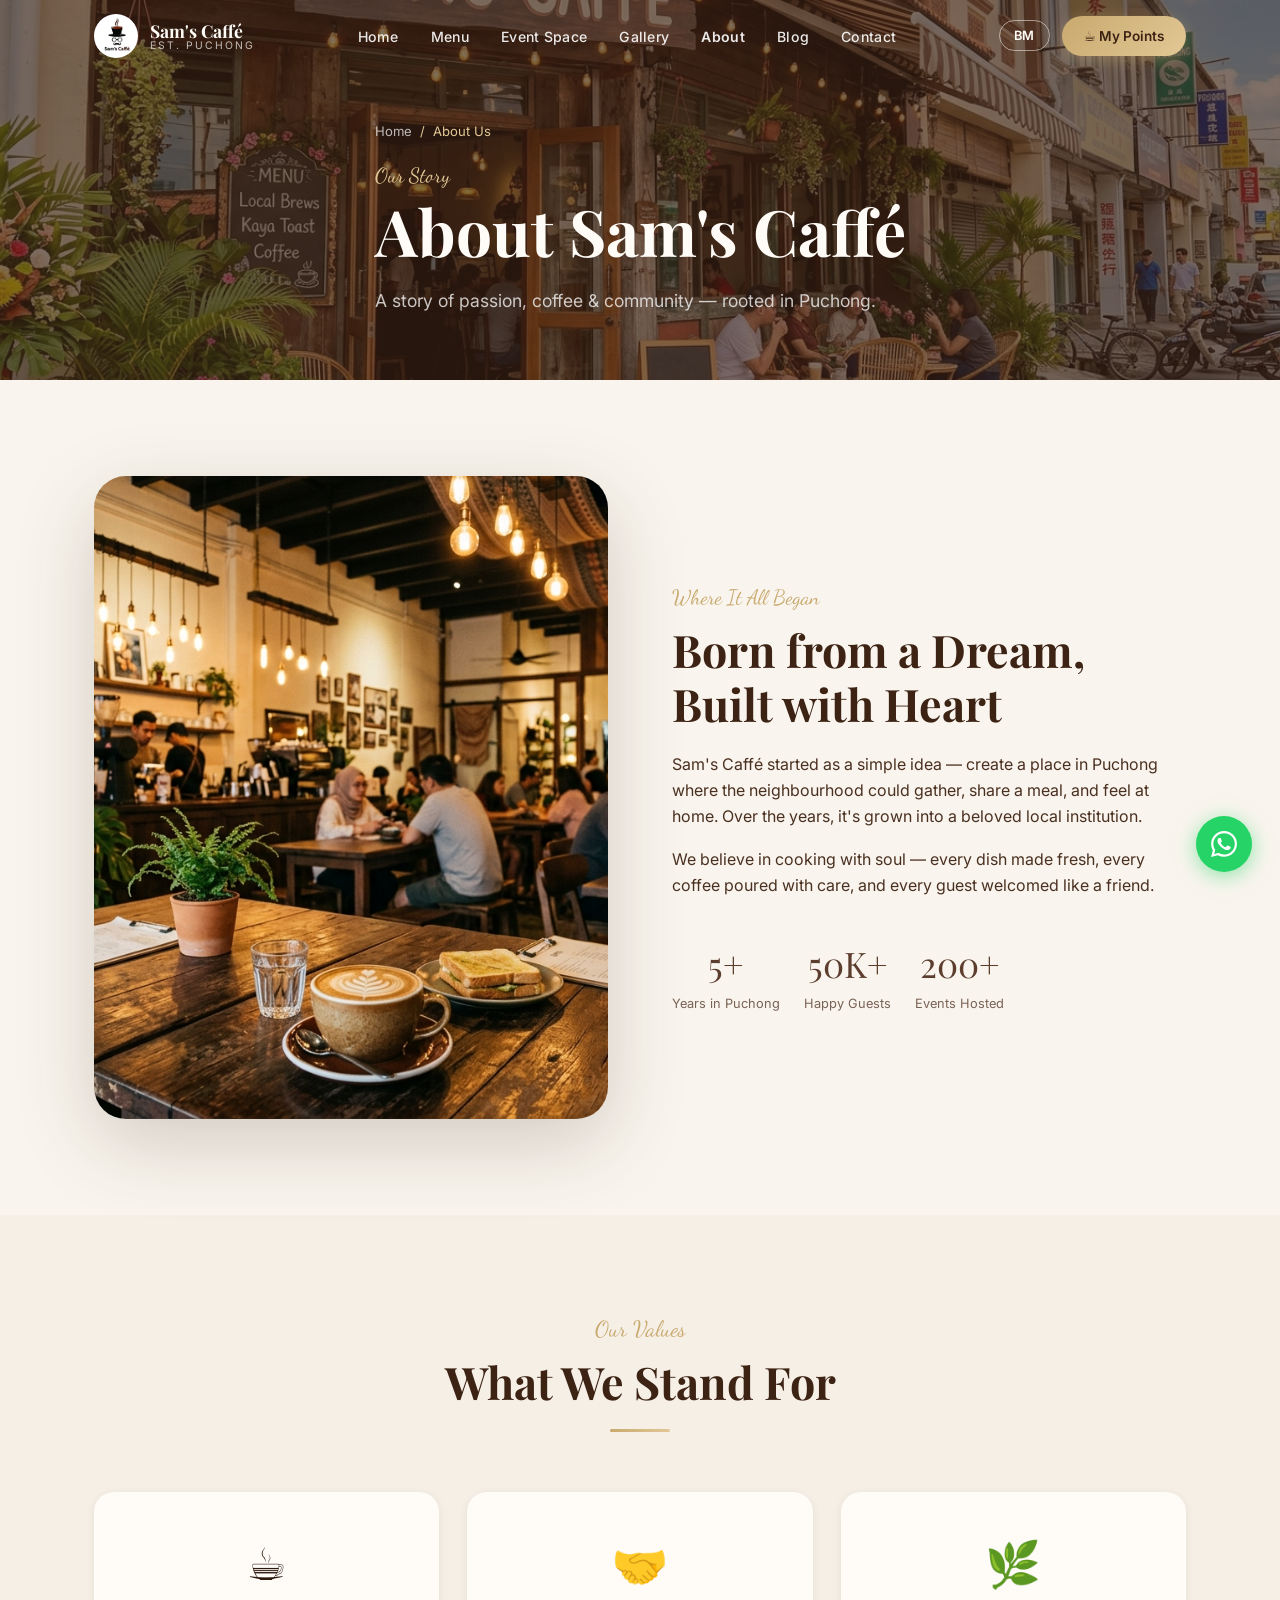
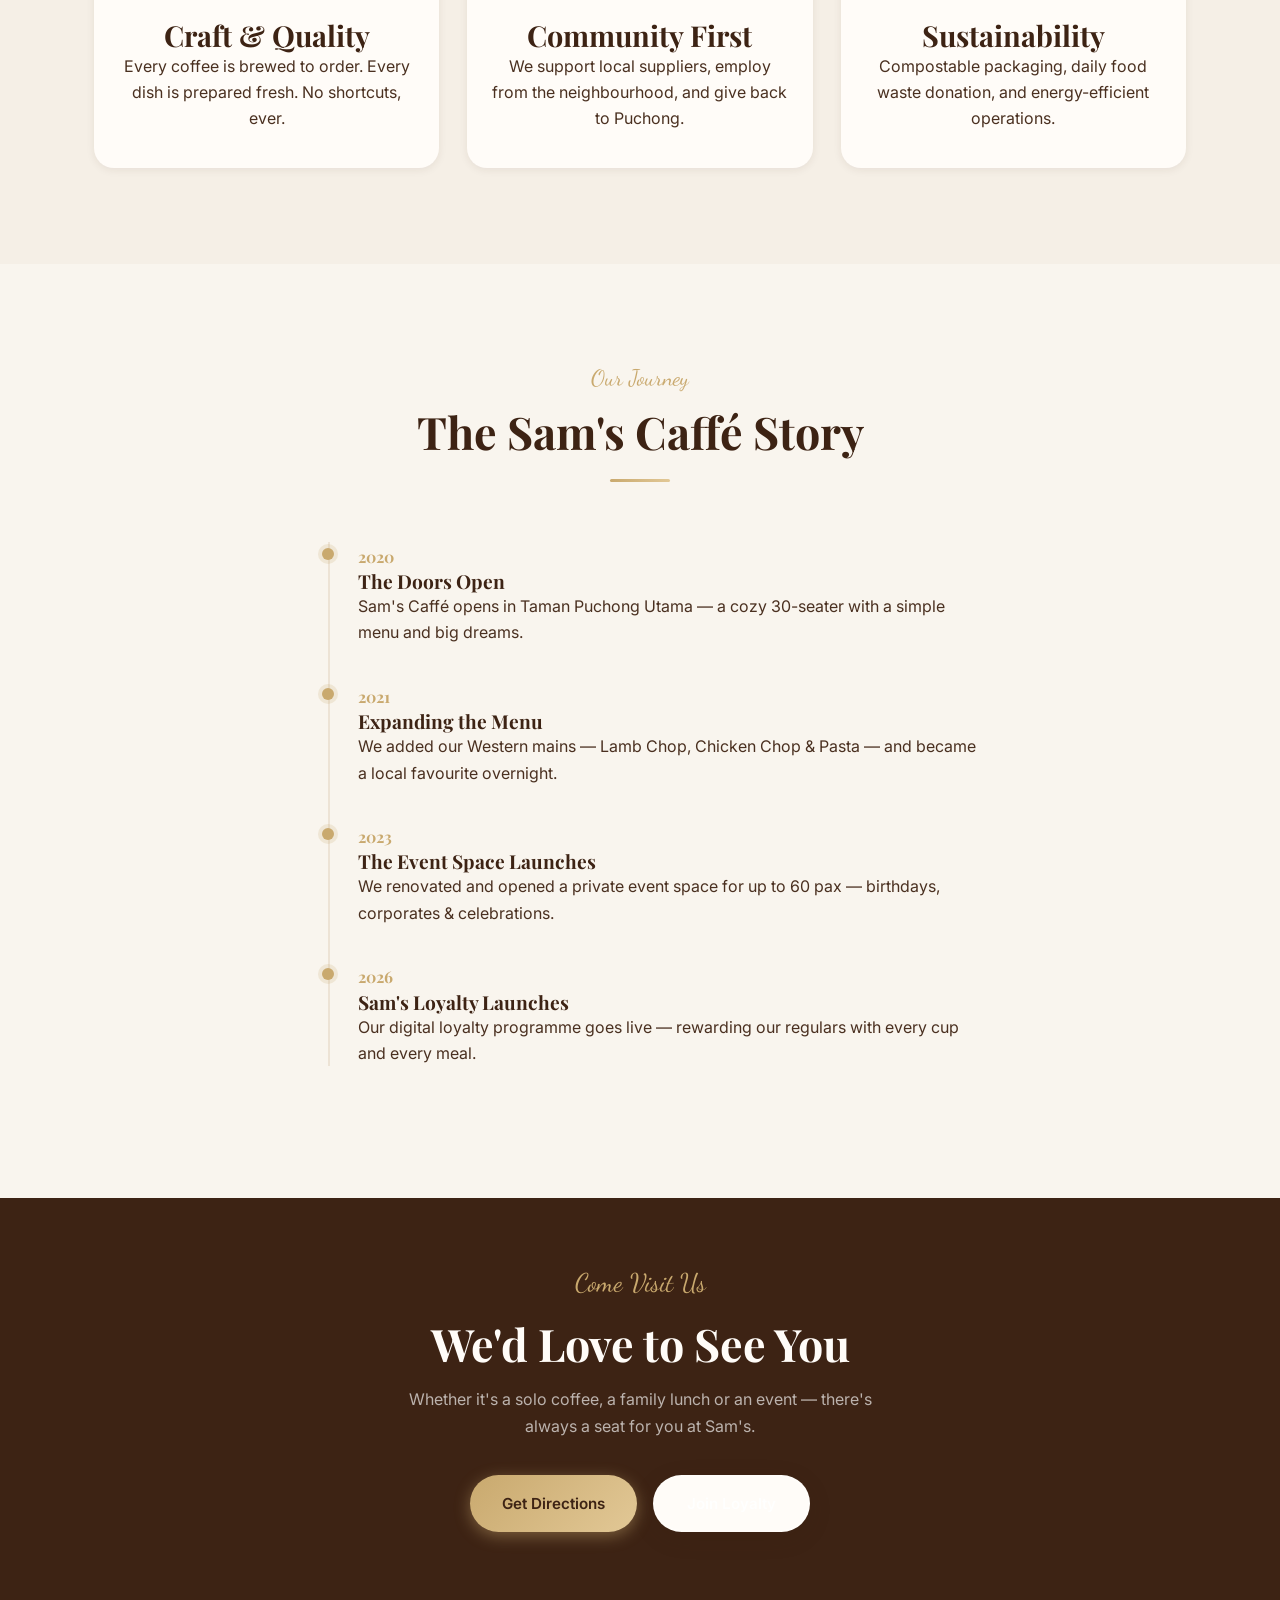
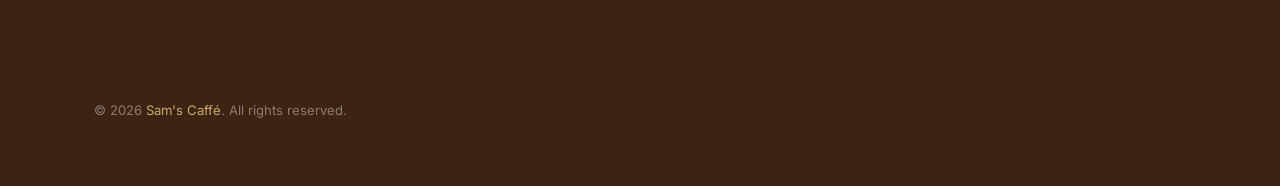
<file: website/about.html>
<!DOCTYPE html>
<html lang="en">
<head>
  <meta charset="UTF-8" />
  <meta name="viewport" content="width=device-width, initial-scale=1.0" />
  <title>About Us | Sam's Caffé Puchong</title>
  <meta name="description" content="Learn the story behind Sam's Caffé — born in Puchong with a passion for great food, artisan coffee & warm hospitality." />
    <link rel="icon" type="image/png" sizes="32x32" href="favicon-32x32.png?v=2" />
  <link rel="icon" type="image/png" sizes="16x16" href="favicon-16x16.png?v=2" />
  <link rel="apple-touch-icon" sizes="180x180" href="apple-touch-icon.png?v=2" />
  <link rel="stylesheet" href="css/style.css" />
  <style>
    .value-card { text-align:center; padding:36px 24px; }
    .value-icon { font-size:2.8rem; margin-bottom:16px; }
    .team-card { text-align:center; }
    .team-avatar { width:100px; height:100px; border-radius:50%; background:var(--cream-dark); margin:0 auto 16px; display:flex; align-items:center; justify-content:center; font-size:2.5rem; }
    .timeline { position:relative; }
    .timeline::before { content:''; position:absolute; left:24px; top:0; bottom:0; width:2px; background:var(--cream-dark); }
    .timeline-item { display:flex; gap:24px; margin-bottom:36px; }
    .timeline-dot { width:12px; height:12px; min-width:12px; background:var(--gold); border-radius:50%; margin-top:6px; position:relative; z-index:1; box-shadow:0 0 0 4px rgba(201,169,110,0.2); }
    .timeline-dot-wrap { display:flex; align-items:flex-start; padding-left:18px; }
    .timeline-year { font-family:var(--ff-heading); color:var(--gold); font-size:1rem; font-weight:700; min-width:48px; padding-top:2px; }
  </style>
</head>
<body>
  <nav id="navbar" role="navigation" aria-label="Main navigation">
    <div class="container nav-inner">
      <a href="index.html" class="nav-logo"><img src="images/logo.jpg" alt="Sam's Caffé logo" /><div class="nav-logo-text"><span class="brand">Sam's Caffé</span><span class="sub">Est. Puchong</span></div></a>
      <ul class="nav-links" role="list"><li><a href="index.html">Home</a></li><li><a href="menu.html">Menu</a></li><li><a href="events.html">Event Space</a></li><li><a href="gallery.html">Gallery</a></li><li><a href="about.html">About</a></li><li><a href="blog.html">Blog</a></li><li><a href="contact.html">Contact</a></li></ul>
      <div class="nav-actions"><button id="langBtn" class="nav-lang-btn">BM</button><a href="../webapp/index.html" class="btn btn-gold nav-cta">☕ My Points</a></div>
      <button class="hamburger" id="hamburger" aria-label="Open menu" aria-expanded="false"><span></span><span></span><span></span></button>
    </div>
  </nav>
  <nav class="mobile-nav" id="mobileNav"><a href="index.html">Home</a><a href="menu.html">Menu</a><a href="events.html">Event Space</a><a href="gallery.html">Gallery</a><a href="about.html">About</a><a href="blog.html">Blog</a><a href="contact.html">Contact</a><a href="../webapp/index.html" class="btn btn-gold" style="margin-top:8px;justify-content:center;">☕ My Loyalty Points</a></nav>

  <section class="page-hero">
    <div class="page-hero-bg" style="background-image:url('images/gallery-exterior.jpg')"></div>
    <div class="container page-hero-content">
      <div class="breadcrumb"><a href="index.html">Home</a> <span>/</span> <span data-lang="en">About Us</span><span data-lang="bm">Tentang Kami</span></div>
      <span class="script">Our Story</span>
      <h1 data-lang="en">About Sam's Caffé</h1><h1 data-lang="bm">Tentang Sam's Caffé</h1>
      <p data-lang="en">A story of passion, coffee & community — rooted in Puchong.</p>
      <p data-lang="bm">Kisah penuh semangat, kopi & komuniti — berakar di Puchong.</p>
    </div>
  </section>

  <main>
    <!-- Story Section -->
    <section class="section">
      <div class="container">
        <div class="grid-2" style="align-items:center;gap:64px;">
          <div class="reveal-left">
            <div style="border-radius:var(--radius-xl);overflow:hidden;aspect-ratio:4/5;box-shadow:var(--shadow-xl);">
              <img src="images/hero.jpg" alt="Sam's Caffé interior" style="width:100%;height:100%;object-fit:cover;" loading="lazy" />
            </div>
          </div>
          <div class="reveal-right">
            <span class="script">Where It All Began</span>
            <h2 style="margin:8px 0 20px;" data-lang="en">Born from a Dream, Built with Heart</h2>
            <h2 style="margin:8px 0 20px;" data-lang="bm">Lahir dari Impian, Dibina dengan Hati</h2>
            <p data-lang="en">Sam's Caffé started as a simple idea — create a place in Puchong where the neighbourhood could gather, share a meal, and feel at home. Over the years, it's grown into a beloved local institution.</p>
            <p data-lang="bm">Sam's Caffé bermula dari idea yang sederhana — mencipta tempat di Puchong di mana jiran-jiran boleh berkumpul, berkongsi hidangan, dan berasa seperti di rumah. Sepanjang tahun, ia telah berkembang menjadi institusi tempatan yang disayangi.</p>
            <p style="margin-top:16px;" data-lang="en">We believe in cooking with soul — every dish made fresh, every coffee poured with care, and every guest welcomed like a friend.</p>
            <p style="margin-top:16px;" data-lang="bm">Kami percaya dalam memasak dengan jiwa — setiap hidangan dibuat segar, setiap kopi dituang dengan penuh perhatian, dan setiap tetamu disambut seperti rakan.</p>
            <div style="display:flex;gap:24px;margin-top:36px;flex-wrap:wrap;">
              <div style="text-align:center;">
                <div style="font-family:var(--ff-heading);font-size:2.2rem;color:var(--brown-rich);">5+</div>
                <div style="font-size:0.8rem;color:var(--text-soft);" data-lang="en">Years in Puchong</div>
                <div style="font-size:0.8rem;color:var(--text-soft);" data-lang="bm">Tahun di Puchong</div>
              </div>
              <div style="text-align:center;">
                <div style="font-family:var(--ff-heading);font-size:2.2rem;color:var(--brown-rich);">50K+</div>
                <div style="font-size:0.8rem;color:var(--text-soft);" data-lang="en">Happy Guests</div>
                <div style="font-size:0.8rem;color:var(--text-soft);" data-lang="bm">Tetamu Gembira</div>
              </div>
              <div style="text-align:center;">
                <div style="font-family:var(--ff-heading);font-size:2.2rem;color:var(--brown-rich);">200+</div>
                <div style="font-size:0.8rem;color:var(--text-soft);" data-lang="en">Events Hosted</div>
                <div style="font-size:0.8rem;color:var(--text-soft);" data-lang="bm">Acara Dihoskan</div>
              </div>
            </div>
          </div>
        </div>
      </div>
    </section>

    <!-- Values -->
    <section class="section" style="background:var(--cream);">
      <div class="container">
        <div class="section-header reveal">
          <span class="script">Our Values</span>
          <h2 data-lang="en">What We Stand For</h2><h2 data-lang="bm">Apa Yang Kami Percaya</h2>
          <div class="divider"></div>
        </div>
        <div class="grid-3">
          <div class="card value-card reveal">
            <div class="value-icon">☕</div>
            <h3 data-lang="en">Craft & Quality</h3><h3 data-lang="bm">Kraf & Kualiti</h3>
            <p data-lang="en">Every coffee is brewed to order. Every dish is prepared fresh. No shortcuts, ever.</p>
            <p data-lang="bm">Setiap kopi diseduh mengikut pesanan. Setiap hidangan disediakan segar. Tiada jalan singkat.</p>
          </div>
          <div class="card value-card reveal">
            <div class="value-icon">🤝</div>
            <h3 data-lang="en">Community First</h3><h3 data-lang="bm">Komuniti Dahulu</h3>
            <p data-lang="en">We support local suppliers, employ from the neighbourhood, and give back to Puchong.</p>
            <p data-lang="bm">Kami menyokong pembekal tempatan, menggaji dari kejiranan, dan menyumbang kepada Puchong.</p>
          </div>
          <div class="card value-card reveal">
            <div class="value-icon">🌿</div>
            <h3 data-lang="en">Sustainability</h3><h3 data-lang="bm">Kemampanan</h3>
            <p data-lang="en">Compostable packaging, daily food waste donation, and energy-efficient operations.</p>
            <p data-lang="bm">Pembungkusan boleh kompos, derma sisa makanan harian, dan operasi cekap tenaga.</p>
          </div>
        </div>
      </div>
    </section>

    <!-- Timeline -->
    <section class="section">
      <div class="container" style="max-width:720px;">
        <div class="section-header reveal">
          <span class="script">Our Journey</span>
          <h2 data-lang="en">The Sam's Caffé Story</h2><h2 data-lang="bm">Kisah Sam's Caffé</h2>
          <div class="divider"></div>
        </div>
        <div class="timeline reveal">
          <div class="timeline-item">
            <div class="timeline-dot-wrap"><div class="timeline-dot"></div></div>
            <div>
              <div class="timeline-year">2020</div>
              <h4 data-lang="en">The Doors Open</h4><h4 data-lang="bm">Pintu Dibuka</h4>
              <p data-lang="en">Sam's Caffé opens in Taman Puchong Utama — a cozy 30-seater with a simple menu and big dreams.</p>
              <p data-lang="bm">Sam's Caffé dibuka di Taman Puchong Utama — 30 tempat duduk yang selesa dengan menu ringkas dan impian besar.</p>
            </div>
          </div>
          <div class="timeline-item">
            <div class="timeline-dot-wrap"><div class="timeline-dot"></div></div>
            <div>
              <div class="timeline-year">2021</div>
              <h4 data-lang="en">Expanding the Menu</h4><h4 data-lang="bm">Mengembangkan Menu</h4>
              <p data-lang="en">We added our Western mains — Lamb Chop, Chicken Chop & Pasta — and became a local favourite overnight.</p>
              <p data-lang="bm">Kami menambah hidangan utama Barat — Lamb Chop, Chicken Chop & Pasta — dan menjadi kegemaran tempatan.</p>
            </div>
          </div>
          <div class="timeline-item">
            <div class="timeline-dot-wrap"><div class="timeline-dot"></div></div>
            <div>
              <div class="timeline-year">2023</div>
              <h4 data-lang="en">The Event Space Launches</h4><h4 data-lang="bm">Ruang Acara Dilancarkan</h4>
              <p data-lang="en">We renovated and opened a private event space for up to 60 pax — birthdays, corporates & celebrations.</p>
              <p data-lang="bm">Kami merenovasi dan membuka ruang acara peribadi untuk sehingga 60 orang.</p>
            </div>
          </div>
          <div class="timeline-item">
            <div class="timeline-dot-wrap"><div class="timeline-dot"></div></div>
            <div>
              <div class="timeline-year">2026</div>
              <h4 data-lang="en">Sam's Loyalty Launches</h4><h4 data-lang="bm">Sam's Loyalty Dilancarkan</h4>
              <p data-lang="en">Our digital loyalty programme goes live — rewarding our regulars with every cup and every meal.</p>
              <p data-lang="bm">Program kesetiaan digital kami dilancarkan — memberi ganjaran kepada pelanggan setia kami.</p>
            </div>
          </div>
        </div>
      </div>
    </section>

    <!-- CTA -->
    <section class="section-sm" style="background:var(--brown-deep);text-align:center;">
      <div class="container">
        <span class="script" style="color:var(--gold);font-size:1.6rem;display:block;margin-bottom:12px;">Come Visit Us</span>
        <h2 style="color:var(--white);margin-bottom:16px;" data-lang="en">We'd Love to See You</h2>
        <h2 style="color:var(--white);margin-bottom:16px;" data-lang="bm">Kami Ingin Bertemu Anda</h2>
        <p style="color:rgba(255,255,255,0.65);max-width:480px;margin:0 auto 36px;" data-lang="en">Whether it's a solo coffee, a family lunch or an event — there's always a seat for you at Sam's.</p>
        <p style="color:rgba(255,255,255,0.65);max-width:480px;margin:0 auto 36px;" data-lang="bm">Sama ada kopi solo, makan tengah hari keluarga atau acara — sentiasa ada tempat untuk anda di Sam's.</p>
        <div style="display:flex;gap:16px;justify-content:center;flex-wrap:wrap;">
          <a href="contact.html" class="btn btn-gold" id="about-contact-btn"><span data-lang="en">Get Directions</span><span data-lang="bm">Dapatkan Arah</span></a>
          <a href="../webapp/index.html" class="btn btn-white btn-outline" style="border-color:rgba(255,255,255,0.3);color:rgba(255,255,255,0.8);" id="about-loyalty-btn"><span data-lang="en">Join Loyalty</span><span data-lang="bm">Sertai Kesetiaan</span></a>
        </div>
      </div>
    </section>
  </main>

  <footer>
    <div class="container"><div class="footer-bottom" style="border-top:none;padding:32px 0;">
      <p>© 2026 <span class="gold-text">Sam's Caffé</span>. All rights reserved.</p>
    </div></div>
  </footer>
  <a href="https://wa.me/60123456789" class="whatsapp-float" target="_blank" rel="noopener" aria-label="Chat on WhatsApp">
    <svg width="26" height="26" viewBox="0 0 24 24" fill="currentColor"><path d="M17.472 14.382c-.297-.149-1.758-.867-2.03-.967-.273-.099-.471-.148-.67.15-.197.297-.767.966-.94 1.164-.173.199-.347.223-.644.075-.297-.15-1.255-.463-2.39-1.475-.883-.788-1.48-1.761-1.653-2.059-.173-.297-.018-.458.13-.606.134-.133.298-.347.446-.52.149-.174.198-.298.298-.497.099-.198.05-.371-.025-.52-.075-.149-.669-1.612-.916-2.207-.242-.579-.487-.5-.669-.51-.173-.008-.371-.01-.57-.01-.198 0-.52.074-.792.372-.272.297-1.04 1.016-1.04 2.479 0 1.462 1.065 2.875 1.213 3.074.149.198 2.096 3.2 5.077 4.487.709.306 1.262.489 1.694.625.712.227 1.36.195 1.871.118.571-.085 1.758-.719 2.006-1.413.248-.694.248-1.289.173-1.413-.074-.124-.272-.198-.57-.347m-5.421 7.403h-.004a9.87 9.87 0 01-5.031-1.378l-.361-.214-3.741.982.998-3.648-.235-.374a9.86 9.86 0 01-1.51-5.26c.001-5.45 4.436-9.884 9.888-9.884 2.64 0 5.122 1.03 6.988 2.898a9.825 9.825 0 012.893 6.994c-.003 5.45-4.437 9.884-9.885 9.884m8.413-18.297A11.815 11.815 0 0012.05 0C5.495 0 .16 5.335.157 11.892c0 2.096.547 4.142 1.588 5.945L.057 24l6.305-1.654a11.882 11.882 0 005.683 1.448h.005c6.554 0 11.89-5.335 11.893-11.893a11.821 11.821 0 00-3.48-8.413z"/></svg>
  </a>
  <script src="js/main.js"></script>
</body>
</html>
</file>
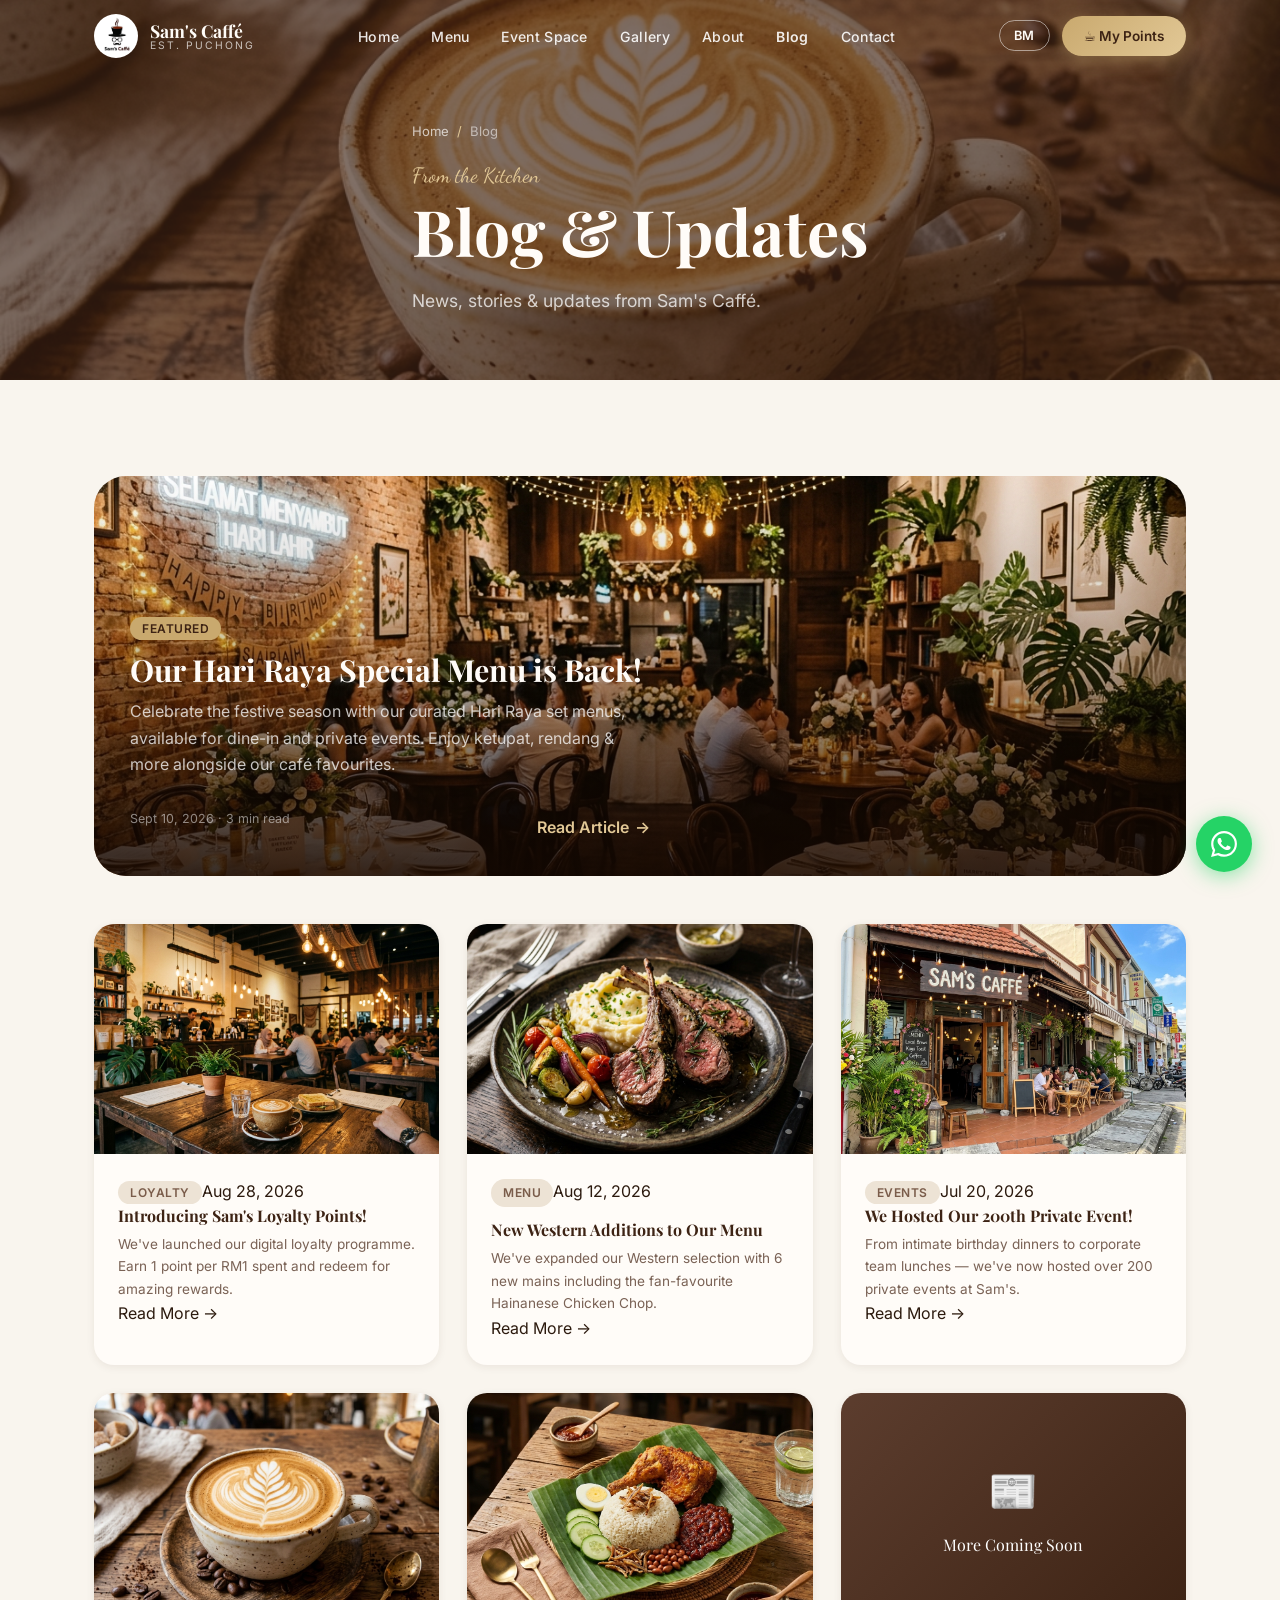
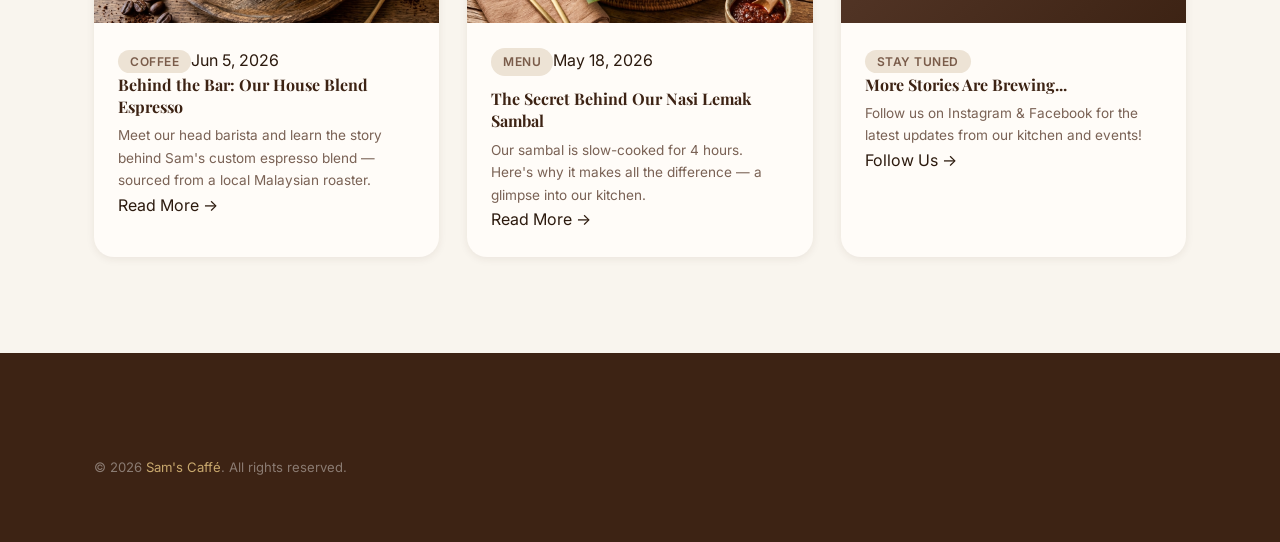
<file: website/blog.html>
<!DOCTYPE html>
<html lang="en">
<head>
  <meta charset="UTF-8" />
  <meta name="viewport" content="width=device-width, initial-scale=1.0" />
  <title>Blog | Sam's Caffé Puchong</title>
  <meta name="description" content="News, updates & stories from Sam's Caffé — new menu items, events, loyalty programme updates and more." />
    <link rel="icon" type="image/png" sizes="32x32" href="favicon-32x32.png?v=2" />
  <link rel="icon" type="image/png" sizes="16x16" href="favicon-16x16.png?v=2" />
  <link rel="apple-touch-icon" sizes="180x180" href="apple-touch-icon.png?v=2" />
  <link rel="stylesheet" href="css/style.css" />
  <style>
    .blog-hero-card {
      border-radius: var(--radius-xl); overflow: hidden;
      position: relative; margin-bottom: 48px;
      min-height: 400px; display: flex; align-items: flex-end;
    }
    .blog-hero-card-img {
      position: absolute; inset: 0;
      background-size: cover; background-position: center;
    }
    .blog-hero-card-overlay {
      position: absolute; inset: 0;
      background: linear-gradient(to top, rgba(20,8,2,0.85) 0%, rgba(20,8,2,0.2) 60%, transparent 100%);
    }
    .blog-hero-card-content { position: relative; z-index: 1; padding: 36px; }
    .blog-hero-card-content .card-tag { background: var(--gold); color: var(--brown-deep); }
    .blog-hero-card-content h2 { color: var(--white); font-size: 1.9rem; margin: 12px 0 10px; }
    .blog-hero-card-content p { color: rgba(255,255,255,0.75); max-width: 520px; }
    .blog-hero-card-content .read-more { color: var(--gold-light); font-weight: 600; margin-top: 16px; display: inline-flex; align-items: center; gap: 6px; transition: var(--transition); }
    .blog-hero-card-content .read-more:hover { gap: 10px; }

    .blog-list-card .card-body h3 { font-size: 1rem; margin-bottom: 6px; line-height: 1.4; }
    .blog-list-card .card-body p { font-size: 0.85rem; color: var(--text-soft); }
  </style>
</head>
<body>
  <nav id="navbar" role="navigation" aria-label="Main navigation">
    <div class="container nav-inner">
      <a href="index.html" class="nav-logo"><img src="images/logo.jpg" alt="Sam's Caffé logo" /><div class="nav-logo-text"><span class="brand">Sam's Caffé</span><span class="sub">Est. Puchong</span></div></a>
      <ul class="nav-links" role="list"><li><a href="index.html">Home</a></li><li><a href="menu.html">Menu</a></li><li><a href="events.html">Event Space</a></li><li><a href="gallery.html">Gallery</a></li><li><a href="about.html">About</a></li><li><a href="blog.html">Blog</a></li><li><a href="contact.html">Contact</a></li></ul>
      <div class="nav-actions"><button id="langBtn" class="nav-lang-btn">BM</button><a href="../webapp/index.html" class="btn btn-gold nav-cta">☕ My Points</a></div>
      <button class="hamburger" id="hamburger" aria-label="Open menu" aria-expanded="false"><span></span><span></span><span></span></button>
    </div>
  </nav>
  <nav class="mobile-nav" id="mobileNav"><a href="index.html">Home</a><a href="menu.html">Menu</a><a href="events.html">Event Space</a><a href="gallery.html">Gallery</a><a href="about.html">About</a><a href="blog.html">Blog</a><a href="contact.html">Contact</a><a href="../webapp/index.html" class="btn btn-gold" style="margin-top:8px;justify-content:center;">☕ My Loyalty Points</a></nav>

  <section class="page-hero">
    <div class="page-hero-bg" style="background-image:url('images/menu-coffee.jpg')"></div>
    <div class="container page-hero-content">
      <div class="breadcrumb"><a href="index.html">Home</a> <span>/</span> Blog</div>
      <span class="script">From the Kitchen</span>
      <h1>Blog & Updates</h1>
      <p data-lang="en">News, stories & updates from Sam's Caffé.</p>
      <p data-lang="bm">Berita, kisah & kemaskini dari Sam's Caffé.</p>
    </div>
  </section>

  <main>
    <section class="section">
      <div class="container">
        <!-- Featured Post -->
        <div class="blog-hero-card reveal">
          <div class="blog-hero-card-img" style="background-image:url('images/event-space.jpg')"></div>
          <div class="blog-hero-card-overlay"></div>
          <div class="blog-hero-card-content">
            <span class="card-tag" data-lang="en">Featured</span>
            <span class="card-tag" data-lang="bm">Ketengahan</span>
            <h2 data-lang="en">Our Hari Raya Special Menu is Back!</h2>
            <h2 data-lang="bm">Menu Khas Hari Raya Kami Sudah Kembali!</h2>
            <p data-lang="en">Celebrate the festive season with our curated Hari Raya set menus, available for dine-in and private events. Enjoy ketupat, rendang & more alongside our café favourites.</p>
            <p data-lang="bm">Raikan musim perayaan dengan set menu Hari Raya kami yang tersusun, tersedia untuk makan di sini dan acara persendirian.</p>
            <div style="display:flex;align-items:center;justify-content:space-between;flex-wrap:wrap;gap:12px;margin-top:20px;">
              <span style="color:rgba(255,255,255,0.5);font-size:0.78rem;">Sept 10, 2026 · 3 min read</span>
              <a href="#" class="read-more" id="blog-featured-link">
                <span data-lang="en">Read Article</span><span data-lang="bm">Baca Artikel</span> →
              </a>
            </div>
          </div>
        </div>

        <!-- Blog Grid -->
        <div class="grid-3">
          <div class="card blog-list-card reveal">
            <div style="overflow:hidden;aspect-ratio:3/2;">
              <img src="images/hero.jpg" alt="Loyalty launch" style="width:100%;height:100%;object-fit:cover;transition:transform 0.5s ease;" onmouseover="this.style.transform='scale(1.05)'" onmouseout="this.style.transform='scale(1)'" loading="lazy" />
            </div>
            <div class="card-body">
              <div class="blog-meta"><span class="card-tag" data-lang="en">Loyalty</span><span class="card-tag" data-lang="bm">Kesetiaan</span><span class="blog-date">Aug 28, 2026</span></div>
              <h3 data-lang="en">Introducing Sam's Loyalty Points!</h3><h3 data-lang="bm">Memperkenalkan Sam's Loyalty Points!</h3>
              <p data-lang="en">We've launched our digital loyalty programme. Earn 1 point per RM1 spent and redeem for amazing rewards.</p>
              <p data-lang="bm">Kami telah melancarkan program kesetiaan digital. Kumpul 1 mata setiap RM1 dan tukar dengan ganjaran menarik.</p>
              <a href="#" class="blog-card-link" id="blog-loyalty-link"><span data-lang="en">Read More</span><span data-lang="bm">Baca Lagi</span> →</a>
            </div>
          </div>

          <div class="card blog-list-card reveal">
            <div style="overflow:hidden;aspect-ratio:3/2;">
              <img src="images/menu-lambchop.jpg" alt="New menu" style="width:100%;height:100%;object-fit:cover;transition:transform 0.5s ease;" onmouseover="this.style.transform='scale(1.05)'" onmouseout="this.style.transform='scale(1)'" loading="lazy" />
            </div>
            <div class="card-body">
              <div class="blog-meta"><span class="card-tag">Menu</span><span class="blog-date">Aug 12, 2026</span></div>
              <h3 data-lang="en">New Western Additions to Our Menu</h3><h3 data-lang="bm">Tambahan Baru Barat di Menu Kami</h3>
              <p data-lang="en">We've expanded our Western selection with 6 new mains including the fan-favourite Hainanese Chicken Chop.</p>
              <p data-lang="bm">Kami telah memperluaskan pilihan Barat kami dengan 6 hidangan utama baru.</p>
              <a href="#" class="blog-card-link" id="blog-menu-link"><span data-lang="en">Read More</span><span data-lang="bm">Baca Lagi</span> →</a>
            </div>
          </div>

          <div class="card blog-list-card reveal">
            <div style="overflow:hidden;aspect-ratio:3/2;">
              <img src="images/gallery-exterior.jpg" alt="Exterior" style="width:100%;height:100%;object-fit:cover;transition:transform 0.5s ease;" onmouseover="this.style.transform='scale(1.05)'" onmouseout="this.style.transform='scale(1)'" loading="lazy" />
            </div>
            <div class="card-body">
              <div class="blog-meta"><span class="card-tag" data-lang="en">Events</span><span class="card-tag" data-lang="bm">Acara</span><span class="blog-date">Jul 20, 2026</span></div>
              <h3 data-lang="en">We Hosted Our 200th Private Event!</h3><h3 data-lang="bm">Kami Telah Menganjurkan Acara Peribadi ke-200!</h3>
              <p data-lang="en">From intimate birthday dinners to corporate team lunches — we've now hosted over 200 private events at Sam's.</p>
              <p data-lang="bm">Dari makan malam hari jadi hingga makan tengah hari korporat — kami kini telah menganjurkan lebih 200 acara.</p>
              <a href="#" class="blog-card-link" id="blog-events-link"><span data-lang="en">Read More</span><span data-lang="bm">Baca Lagi</span> →</a>
            </div>
          </div>

          <div class="card blog-list-card reveal">
            <div style="overflow:hidden;aspect-ratio:3/2;">
              <img src="images/menu-coffee.jpg" alt="Coffee" style="width:100%;height:100%;object-fit:cover;transition:transform 0.5s ease;" onmouseover="this.style.transform='scale(1.05)'" onmouseout="this.style.transform='scale(1)'" loading="lazy" />
            </div>
            <div class="card-body">
              <div class="blog-meta"><span class="card-tag" data-lang="en">Coffee</span><span class="card-tag" data-lang="bm">Kopi</span><span class="blog-date">Jun 5, 2026</span></div>
              <h3 data-lang="en">Behind the Bar: Our House Blend Espresso</h3><h3 data-lang="bm">Di Sebalik Kaunter: Espresso Campuran Istimewa Kami</h3>
              <p data-lang="en">Meet our head barista and learn the story behind Sam's custom espresso blend — sourced from a local Malaysian roaster.</p>
              <p data-lang="bm">Kenali ketua barista kami dan ketahui kisah di sebalik campuran espresso tersuai Sam's.</p>
              <a href="#" class="blog-card-link" id="blog-coffee-link"><span data-lang="en">Read More</span><span data-lang="bm">Baca Lagi</span> →</a>
            </div>
          </div>

          <div class="card blog-list-card reveal">
            <div style="overflow:hidden;aspect-ratio:3/2;">
              <img src="images/menu-nasilemak.jpg" alt="Nasi Lemak" style="width:100%;height:100%;object-fit:cover;transition:transform 0.5s ease;" onmouseover="this.style.transform='scale(1.05)'" onmouseout="this.style.transform='scale(1)'" loading="lazy" />
            </div>
            <div class="card-body">
              <div class="blog-meta"><span class="card-tag">Menu</span><span class="blog-date">May 18, 2026</span></div>
              <h3 data-lang="en">The Secret Behind Our Nasi Lemak Sambal</h3><h3 data-lang="bm">Rahsia Sambal Nasi Lemak Kami</h3>
              <p data-lang="en">Our sambal is slow-cooked for 4 hours. Here's why it makes all the difference — a glimpse into our kitchen.</p>
              <p data-lang="bm">Sambal kami dimasak perlahan selama 4 jam. Inilah sebabnya ia membuat semua perbezaan.</p>
              <a href="#" class="blog-card-link" id="blog-sambal-link"><span data-lang="en">Read More</span><span data-lang="bm">Baca Lagi</span> →</a>
            </div>
          </div>

          <div class="card blog-list-card reveal">
            <div style="background:linear-gradient(135deg, var(--brown-rich), var(--brown-deep));aspect-ratio:3/2;display:flex;align-items:center;justify-content:center;">
              <div style="text-align:center;color:white;">
                <div style="font-size:2.5rem;margin-bottom:8px;">📰</div>
                <div style="font-family:var(--ff-heading);font-size:1rem;">More Coming Soon</div>
              </div>
            </div>
            <div class="card-body">
              <div class="blog-meta"><span class="card-tag" data-lang="en">Stay Tuned</span><span class="card-tag" data-lang="bm">Nantikan</span></div>
              <h3 data-lang="en">More Stories Are Brewing...</h3><h3 data-lang="bm">Lebih Banyak Kisah Sedang Dimasak...</h3>
              <p data-lang="en">Follow us on Instagram & Facebook for the latest updates from our kitchen and events!</p>
              <p data-lang="bm">Ikuti kami di Instagram & Facebook untuk kemaskini terkini dari dapur dan acara kami!</p>
              <a href="#" class="blog-card-link" id="blog-social-link"><span data-lang="en">Follow Us</span><span data-lang="bm">Ikuti Kami</span> →</a>
            </div>
          </div>
        </div>
      </div>
    </section>
  </main>

  <footer>
    <div class="container"><div class="footer-bottom" style="border-top:none;padding:32px 0;">
      <p>© 2026 <span class="gold-text">Sam's Caffé</span>. All rights reserved.</p>
    </div></div>
  </footer>
  <a href="https://wa.me/60123456789" class="whatsapp-float" target="_blank" rel="noopener" aria-label="Chat on WhatsApp">
    <svg width="26" height="26" viewBox="0 0 24 24" fill="currentColor"><path d="M17.472 14.382c-.297-.149-1.758-.867-2.03-.967-.273-.099-.471-.148-.67.15-.197.297-.767.966-.94 1.164-.173.199-.347.223-.644.075-.297-.15-1.255-.463-2.39-1.475-.883-.788-1.48-1.761-1.653-2.059-.173-.297-.018-.458.13-.606.134-.133.298-.347.446-.52.149-.174.198-.298.298-.497.099-.198.05-.371-.025-.52-.075-.149-.669-1.612-.916-2.207-.242-.579-.487-.5-.669-.51-.173-.008-.371-.01-.57-.01-.198 0-.52.074-.792.372-.272.297-1.04 1.016-1.04 2.479 0 1.462 1.065 2.875 1.213 3.074.149.198 2.096 3.2 5.077 4.487.709.306 1.262.489 1.694.625.712.227 1.36.195 1.871.118.571-.085 1.758-.719 2.006-1.413.248-.694.248-1.289.173-1.413-.074-.124-.272-.198-.57-.347m-5.421 7.403h-.004a9.87 9.87 0 01-5.031-1.378l-.361-.214-3.741.982.998-3.648-.235-.374a9.86 9.86 0 01-1.51-5.26c.001-5.45 4.436-9.884 9.888-9.884 2.64 0 5.122 1.03 6.988 2.898a9.825 9.825 0 012.893 6.994c-.003 5.45-4.437 9.884-9.885 9.884m8.413-18.297A11.815 11.815 0 0012.05 0C5.495 0 .16 5.335.157 11.892c0 2.096.547 4.142 1.588 5.945L.057 24l6.305-1.654a11.882 11.882 0 005.683 1.448h.005c6.554 0 11.89-5.335 11.893-11.893a11.821 11.821 0 00-3.48-8.413z"/></svg>
  </a>
  <script src="js/main.js"></script>
</body>
</html>
</file>
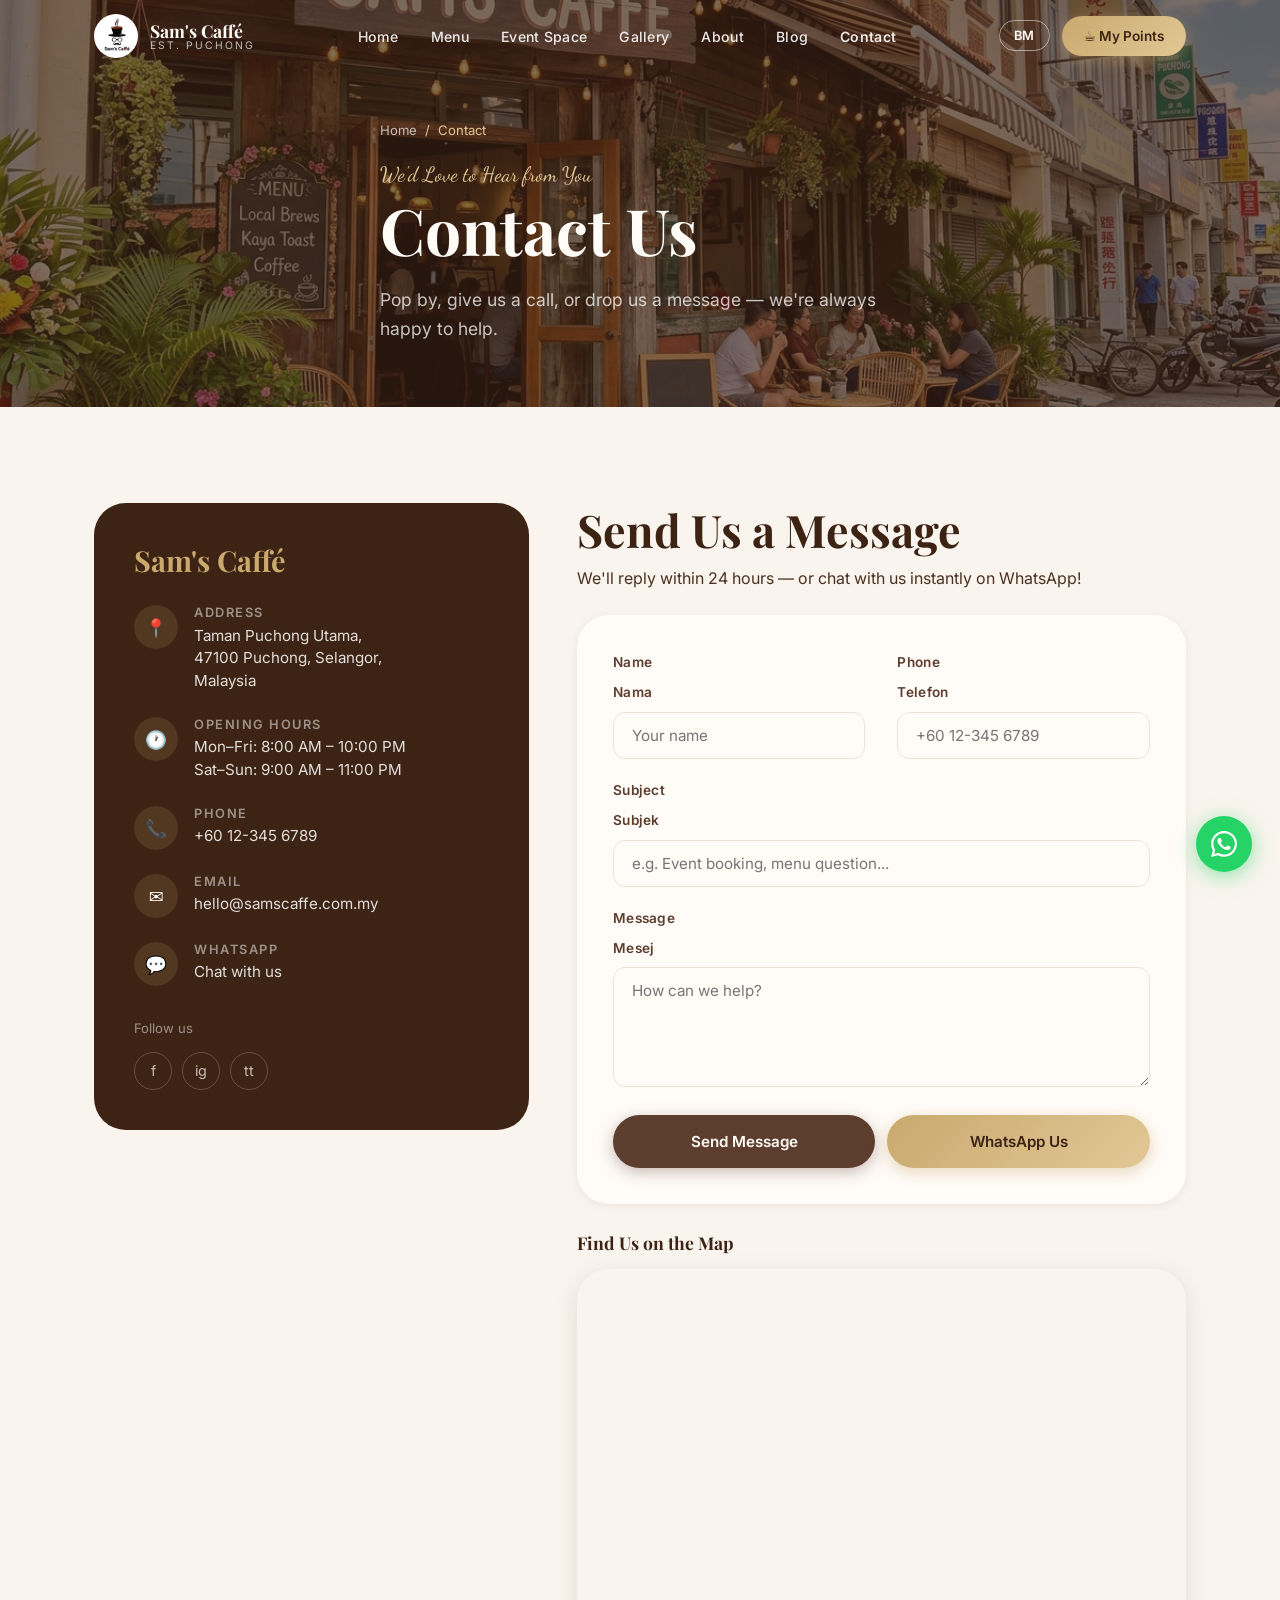
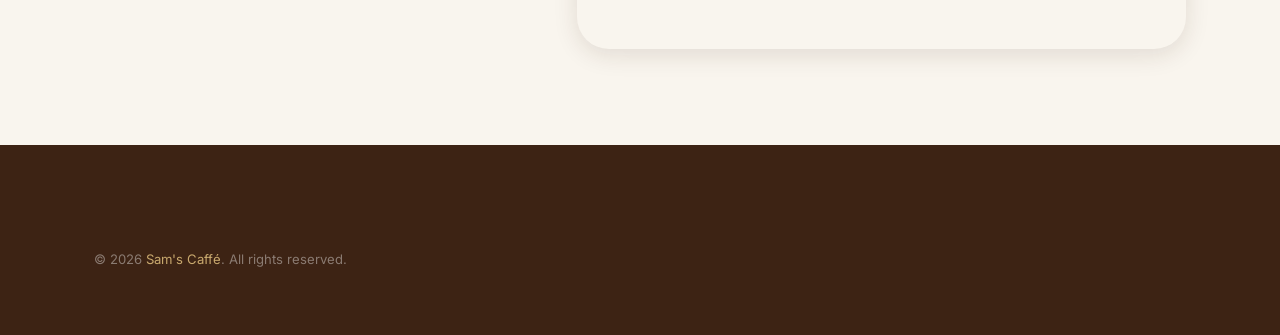
<file: website/contact.html>
<!DOCTYPE html>
<html lang="en">
<head>
  <meta charset="UTF-8" />
  <meta name="viewport" content="width=device-width, initial-scale=1.0" />
  <title>Contact | Sam's Caffé Puchong</title>
  <meta name="description" content="Contact Sam's Caffé in Puchong. Find our location, opening hours, and reach us by phone, email or WhatsApp." />
    <link rel="icon" type="image/png" sizes="32x32" href="favicon-32x32.png?v=2" />
  <link rel="icon" type="image/png" sizes="16x16" href="favicon-16x16.png?v=2" />
  <link rel="apple-touch-icon" sizes="180x180" href="apple-touch-icon.png?v=2" />
  <link rel="stylesheet" href="css/style.css" />
  <style>
    .contact-grid { display: grid; grid-template-columns: 1fr 1.4fr; gap: 48px; align-items: start; }
    .contact-info-card { background: var(--brown-deep); border-radius: var(--radius-xl); padding: 40px; color: var(--white); }
    .contact-info-card h3 { color: var(--gold); font-family: var(--ff-heading); margin-bottom: 28px; }
    .contact-detail { display: flex; gap: 16px; margin-bottom: 24px; }
    .contact-icon { width: 44px; height: 44px; min-width: 44px; background: rgba(201,169,110,0.15); border-radius: 50%; display: flex; align-items: center; justify-content: center; font-size: 1.1rem; }
    .contact-detail h4 { font-size: 0.8rem; text-transform: uppercase; letter-spacing: 1.5px; color: rgba(255,255,255,0.5); margin-bottom: 4px; font-family: var(--ff-body); font-weight: 600; }
    .contact-detail p { font-size: 0.95rem; color: rgba(255,255,255,0.85); line-height: 1.5; }
    .contact-detail a { color: rgba(255,255,255,0.85); transition: var(--transition); }
    .contact-detail a:hover { color: var(--gold); }
    .map-embed { width: 100%; height: 380px; border-radius: var(--radius-xl); overflow: hidden; border: none; box-shadow: var(--shadow-md); display: block; }
    @media(max-width:768px) { .contact-grid { grid-template-columns: 1fr; } }
  </style>
</head>
<body>
  <nav id="navbar" role="navigation" aria-label="Main navigation">
    <div class="container nav-inner">
      <a href="index.html" class="nav-logo"><img src="images/logo.jpg" alt="Sam's Caffé logo" /><div class="nav-logo-text"><span class="brand">Sam's Caffé</span><span class="sub">Est. Puchong</span></div></a>
      <ul class="nav-links" role="list">
        <li><a href="index.html">Home</a></li><li><a href="menu.html">Menu</a></li><li><a href="events.html">Event Space</a></li><li><a href="gallery.html">Gallery</a></li><li><a href="about.html">About</a></li><li><a href="blog.html">Blog</a></li><li><a href="contact.html">Contact</a></li>
      </ul>
      <div class="nav-actions"><button id="langBtn" class="nav-lang-btn">BM</button><a href="../webapp/index.html" class="btn btn-gold nav-cta">☕ My Points</a></div>
      <button class="hamburger" id="hamburger" aria-label="Open menu" aria-expanded="false"><span></span><span></span><span></span></button>
    </div>
  </nav>
  <nav class="mobile-nav" id="mobileNav">
    <a href="index.html">Home</a><a href="menu.html">Menu</a><a href="events.html">Event Space</a><a href="gallery.html">Gallery</a><a href="about.html">About</a><a href="blog.html">Blog</a><a href="contact.html">Contact</a>
    <a href="../webapp/index.html" class="btn btn-gold" style="margin-top:8px;justify-content:center;">☕ My Loyalty Points</a>
  </nav>

  <section class="page-hero">
    <div class="page-hero-bg" style="background-image:url('images/gallery-exterior.jpg')"></div>
    <div class="container page-hero-content">
      <div class="breadcrumb"><a href="index.html">Home</a> <span>/</span> <span data-lang="en">Contact</span><span data-lang="bm">Hubungi</span></div>
      <span class="script">We'd Love to Hear from You</span>
      <h1 data-lang="en">Contact Us</h1><h1 data-lang="bm">Hubungi Kami</h1>
      <p data-lang="en">Pop by, give us a call, or drop us a message — we're always happy to help.</p>
      <p data-lang="bm">Singgah, telefon kami, atau hantar mesej — kami sentiasa gembira membantu.</p>
    </div>
  </section>

  <main>
    <section class="section">
      <div class="container">
        <div class="contact-grid">
          <div class="reveal">
            <div class="contact-info-card">
              <h3>Sam's Caffé</h3>
              <div class="contact-detail">
                <div class="contact-icon">📍</div>
                <div>
                  <h4 data-lang="en">Address</h4><h4 data-lang="bm">Alamat</h4>
                  <p>Taman Puchong Utama,<br>47100 Puchong, Selangor,<br>Malaysia</p>
                </div>
              </div>
              <div class="contact-detail">
                <div class="contact-icon">🕐</div>
                <div>
                  <h4 data-lang="en">Opening Hours</h4><h4 data-lang="bm">Waktu Buka</h4>
                  <p data-lang="en">Mon–Fri: 8:00 AM – 10:00 PM<br>Sat–Sun: 9:00 AM – 11:00 PM</p>
                  <p data-lang="bm">Isnin–Jumaat: 8:00 PG – 10:00 MLM<br>Sabtu–Ahad: 9:00 PG – 11:00 MLM</p>
                </div>
              </div>
              <div class="contact-detail">
                <div class="contact-icon">📞</div>
                <div>
                  <h4 data-lang="en">Phone</h4><h4 data-lang="bm">Telefon</h4>
                  <p><a href="tel:+60123456789">+60 12-345 6789</a></p>
                </div>
              </div>
              <div class="contact-detail">
                <div class="contact-icon">✉️</div>
                <div>
                  <h4>Email</h4>
                  <p><a href="mailto:hello@samscaffe.com.my">hello@samscaffe.com.my</a></p>
                </div>
              </div>
              <div class="contact-detail">
                <div class="contact-icon">💬</div>
                <div>
                  <h4>WhatsApp</h4>
                  <p><a href="https://wa.me/60123456789" target="_blank" rel="noopener">Chat with us</a></p>
                </div>
              </div>
              <div style="margin-top:32px;">
                <p style="color:rgba(255,255,255,0.5);font-size:0.82rem;margin-bottom:12px;" data-lang="en">Follow us</p>
                <p style="color:rgba(255,255,255,0.5);font-size:0.82rem;margin-bottom:12px;" data-lang="bm">Ikuti kami</p>
                <div style="display:flex;gap:10px;">
                  <a href="#" class="social-icon" aria-label="Facebook">f</a>
                  <a href="#" class="social-icon" aria-label="Instagram">ig</a>
                  <a href="#" class="social-icon" aria-label="TikTok">tt</a>
                </div>
              </div>
            </div>
          </div>
          <div class="reveal-right">
            <div style="margin-bottom:24px;">
              <h2 data-lang="en">Send Us a Message</h2>
              <h2 data-lang="bm">Hantar Mesej Kepada Kami</h2>
              <p style="margin-top:8px;" data-lang="en">We'll reply within 24 hours — or chat with us instantly on WhatsApp!</p>
              <p style="margin-top:8px;" data-lang="bm">Kami akan membalas dalam masa 24 jam — atau sembang dengan kami di WhatsApp!</p>
            </div>
            <form id="contact-form" onsubmit="sendContact(event)" style="background:var(--white);padding:36px;border-radius:var(--radius-xl);box-shadow:var(--shadow-sm);">
              <div class="grid-2">
                <div class="form-group">
                  <label for="c-name" data-lang="en">Name</label><label for="c-name" data-lang="bm">Nama</label>
                  <input type="text" id="c-name" class="form-control" required placeholder="Your name" />
                </div>
                <div class="form-group">
                  <label for="c-phone" data-lang="en">Phone</label><label for="c-phone" data-lang="bm">Telefon</label>
                  <input type="tel" id="c-phone" class="form-control" placeholder="+60 12-345 6789" />
                </div>
              </div>
              <div class="form-group">
                <label for="c-subject" data-lang="en">Subject</label><label for="c-subject" data-lang="bm">Subjek</label>
                <input type="text" id="c-subject" class="form-control" placeholder="e.g. Event booking, menu question..." />
              </div>
              <div class="form-group">
                <label for="c-msg" data-lang="en">Message</label><label for="c-msg" data-lang="bm">Mesej</label>
                <textarea id="c-msg" class="form-control" required placeholder="How can we help?"></textarea>
              </div>
              <div style="display:flex;gap:12px;flex-wrap:wrap;">
                <button type="submit" class="btn btn-primary" id="contact-submit-btn" style="flex:1;justify-content:center;">
                  <span data-lang="en">Send Message</span><span data-lang="bm">Hantar Mesej</span>
                </button>
                <a href="https://wa.me/60123456789" target="_blank" rel="noopener" class="btn btn-gold" id="contact-wa-btn" style="flex:1;justify-content:center;">
                  <span data-lang="en">WhatsApp Us</span><span data-lang="bm">WhatsApp Kami</span>
                </a>
              </div>
            </form>
            <div style="margin-top:28px;">
              <h3 style="margin-bottom:16px;font-size:1.1rem;" data-lang="en">Find Us on the Map</h3>
              <h3 style="margin-bottom:16px;font-size:1.1rem;" data-lang="bm">Cari Kami di Peta</h3>
              <iframe class="map-embed" src="https://www.google.com/maps/embed?pb=!1m18!1m12!1m3!1d3984.0!2d101.65!3d3.0!2m3!1f0!2f0!3f0!3m2!1i1024!2i768!4f13.1!3m3!1m2!1s0x0%3A0x0!2zMsKwNTgnMzYuMCJOIDEwMcKwMzcnMDAuMCJF!5e0!3m2!1sen!2smy!4v1234567890" loading="lazy" allowfullscreen title="Sam's Caffé location map"></iframe>
            </div>
          </div>
        </div>
      </div>
    </section>
  </main>

  <footer>
    <div class="container"><div class="footer-bottom" style="border-top:none;padding:32px 0;">
      <p>© 2026 <span class="gold-text">Sam's Caffé</span>. All rights reserved.</p>
    </div></div>
  </footer>
  <a href="https://wa.me/60123456789" class="whatsapp-float" target="_blank" rel="noopener" aria-label="Chat on WhatsApp">
    <svg width="26" height="26" viewBox="0 0 24 24" fill="currentColor"><path d="M17.472 14.382c-.297-.149-1.758-.867-2.03-.967-.273-.099-.471-.148-.67.15-.197.297-.767.966-.94 1.164-.173.199-.347.223-.644.075-.297-.15-1.255-.463-2.39-1.475-.883-.788-1.48-1.761-1.653-2.059-.173-.297-.018-.458.13-.606.134-.133.298-.347.446-.52.149-.174.198-.298.298-.497.099-.198.05-.371-.025-.52-.075-.149-.669-1.612-.916-2.207-.242-.579-.487-.5-.669-.51-.173-.008-.371-.01-.57-.01-.198 0-.52.074-.792.372-.272.297-1.04 1.016-1.04 2.479 0 1.462 1.065 2.875 1.213 3.074.149.198 2.096 3.2 5.077 4.487.709.306 1.262.489 1.694.625.712.227 1.36.195 1.871.118.571-.085 1.758-.719 2.006-1.413.248-.694.248-1.289.173-1.413-.074-.124-.272-.198-.57-.347m-5.421 7.403h-.004a9.87 9.87 0 01-5.031-1.378l-.361-.214-3.741.982.998-3.648-.235-.374a9.86 9.86 0 01-1.51-5.26c.001-5.45 4.436-9.884 9.888-9.884 2.64 0 5.122 1.03 6.988 2.898a9.825 9.825 0 012.893 6.994c-.003 5.45-4.437 9.884-9.885 9.884m8.413-18.297A11.815 11.815 0 0012.05 0C5.495 0 .16 5.335.157 11.892c0 2.096.547 4.142 1.588 5.945L.057 24l6.305-1.654a11.882 11.882 0 005.683 1.448h.005c6.554 0 11.89-5.335 11.893-11.893a11.821 11.821 0 00-3.48-8.413z"/></svg>
  </a>
  <script src="js/main.js"></script>
  <script>
    function sendContact(e) {
      e.preventDefault();
      const name = document.getElementById('c-name').value;
      const subject = document.getElementById('c-subject').value;
      const msg = document.getElementById('c-msg').value;
      const text = `Hi Sam's Caffé!%0A%0A*Name:* ${name}%0A*Subject:* ${subject}%0A*Message:* ${msg}`;
      window.open(`https://wa.me/60123456789?text=${text}`, '_blank');
    }
  </script>
</body>
</html>
</file>
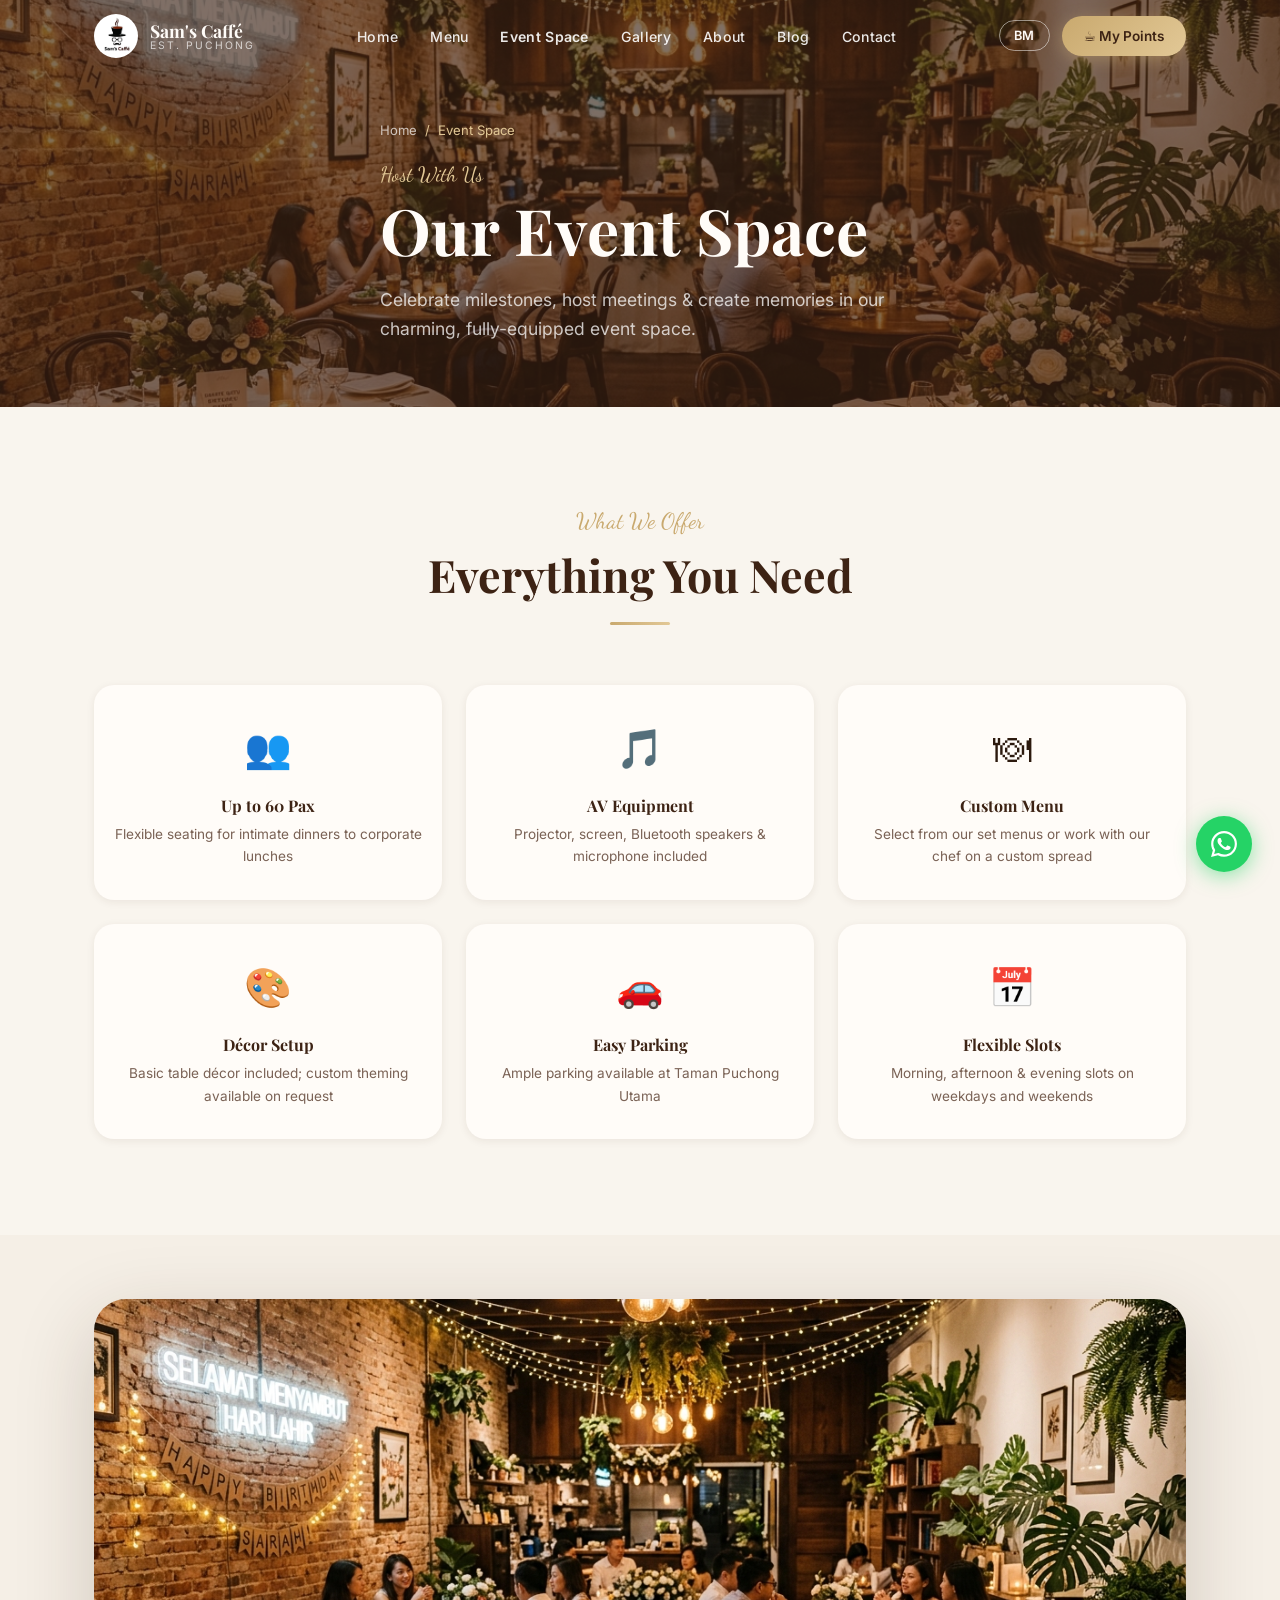
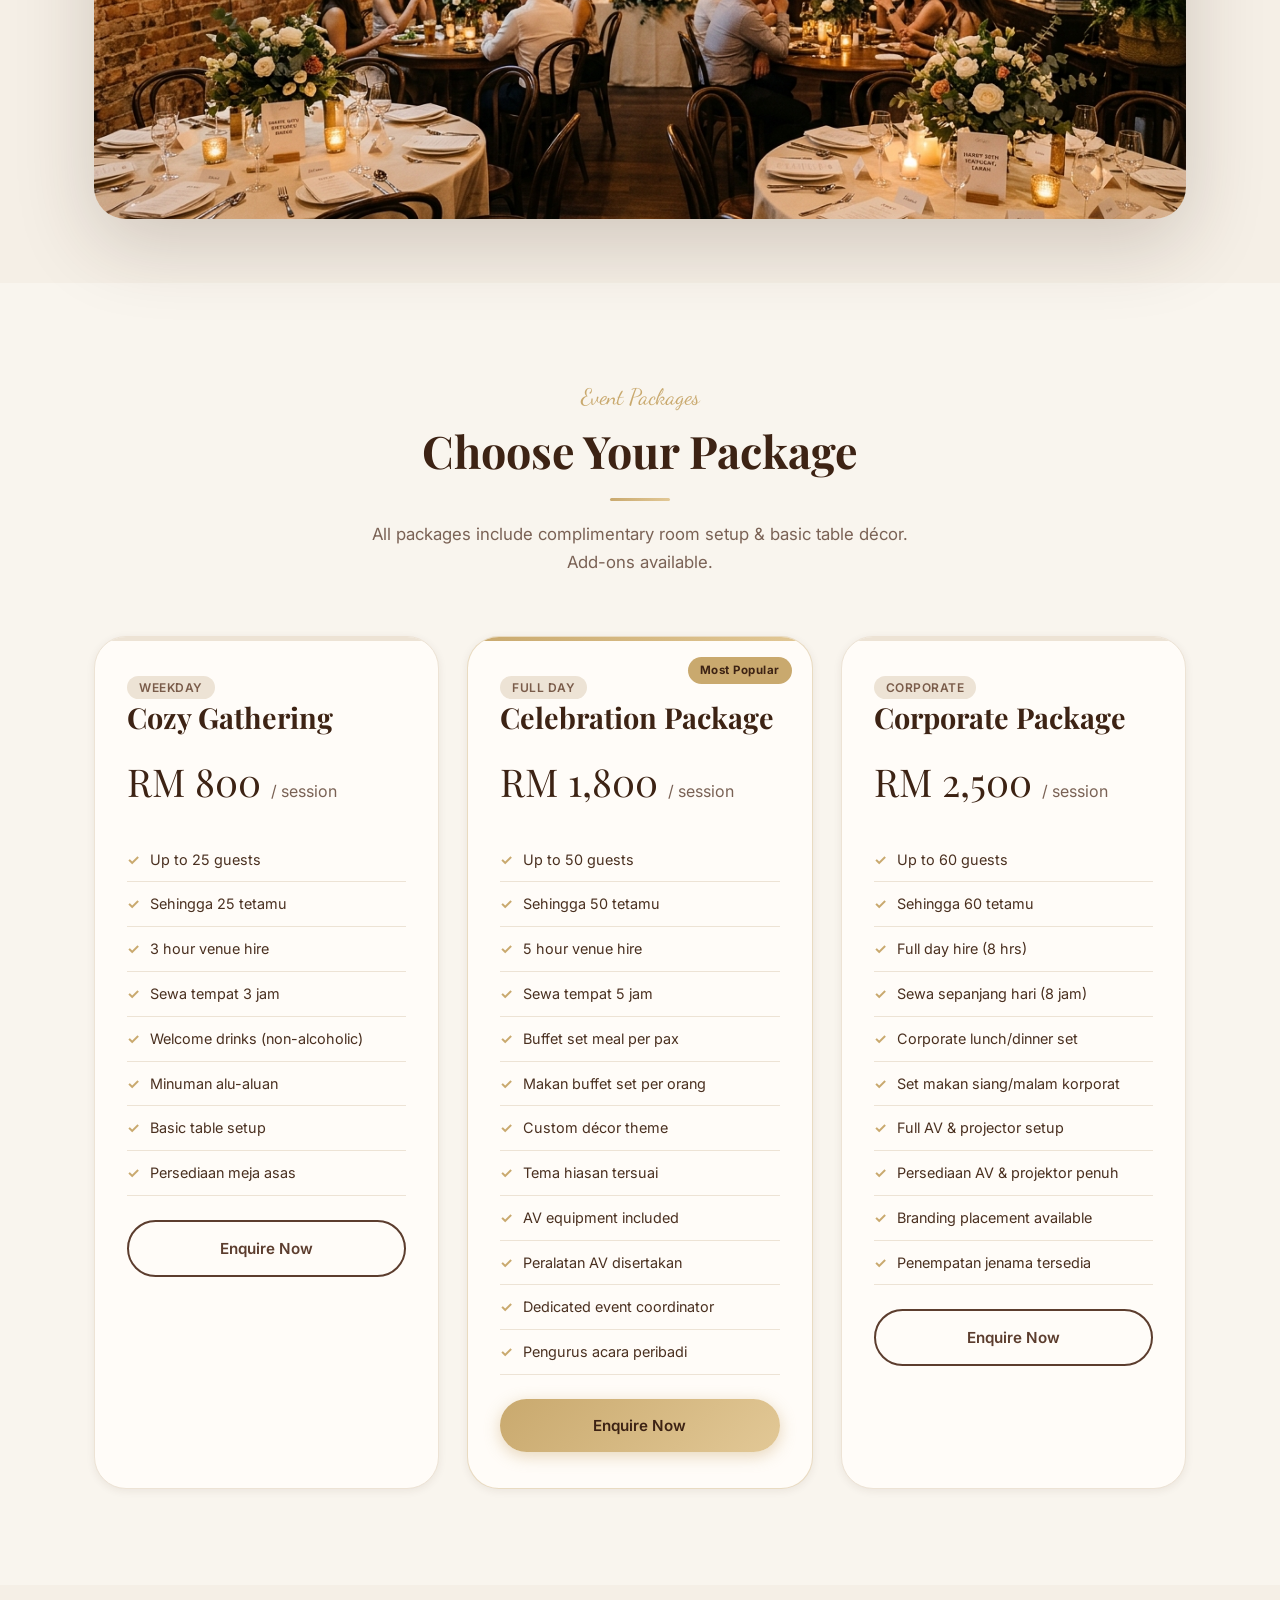
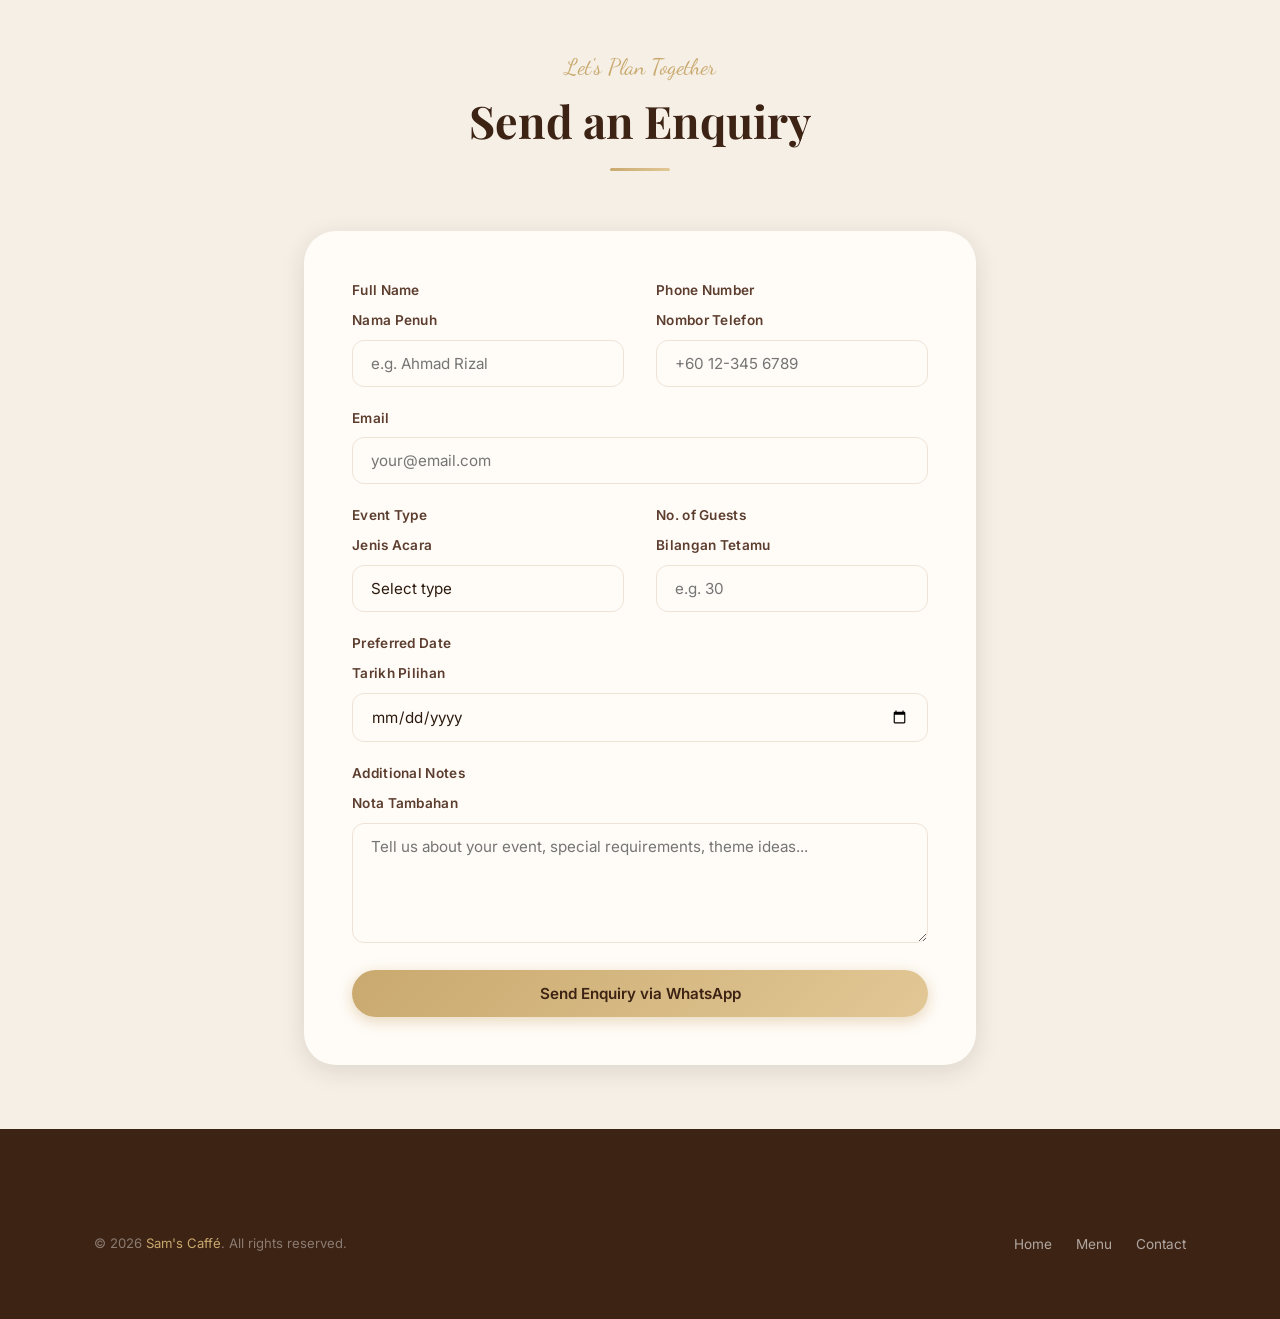
<file: website/events.html>
<!DOCTYPE html>
<html lang="en">
<head>
  <meta charset="UTF-8" />
  <meta name="viewport" content="width=device-width, initial-scale=1.0" />
  <title>Event Space | Sam's Caffé Puchong</title>
  <meta name="description" content="Host your next birthday, corporate lunch or private gathering at Sam's Caffé event space in Puchong. Up to 60 pax. Enquire now." />
    <link rel="icon" type="image/png" sizes="32x32" href="favicon-32x32.png?v=2" />
  <link rel="icon" type="image/png" sizes="16x16" href="favicon-16x16.png?v=2" />
  <link rel="apple-touch-icon" sizes="180x180" href="apple-touch-icon.png?v=2" />
  <link rel="stylesheet" href="css/style.css" />
  <style>
    .pkg-card {
      background: var(--white);
      border-radius: var(--radius-xl);
      padding: 36px 32px;
      box-shadow: var(--shadow-sm);
      border: 1.5px solid var(--cream-dark);
      transition: var(--transition);
      position: relative;
      overflow: hidden;
    }
    .pkg-card::before {
      content: '';
      position: absolute; top: 0; left: 0; right: 0;
      height: 4px;
      background: var(--cream-dark);
    }
    .pkg-card.featured::before { background: linear-gradient(90deg, var(--gold), var(--gold-light)); }
    .pkg-card:hover { transform: translateY(-6px); box-shadow: var(--shadow-lg); }
    .pkg-card.featured { border-color: rgba(201,169,110,0.4); }
    .pkg-badge {
      position: absolute; top: 20px; right: 20px;
      padding: 4px 12px;
      background: var(--gold);
      color: var(--brown-deep);
      font-size: 0.72rem; font-weight: 700;
      border-radius: 50px;
      letter-spacing: 0.5px;
    }
    .pkg-price {
      font-family: var(--ff-heading);
      font-size: 2.4rem;
      color: var(--brown-deep);
      margin: 16px 0 4px;
    }
    .pkg-price span { font-size: 1rem; color: var(--text-soft); font-family: var(--ff-body); }
    .pkg-includes { margin: 24px 0; }
    .pkg-includes li {
      padding: 10px 0;
      border-bottom: 1px solid var(--cream-dark);
      font-size: 0.9rem;
      color: var(--text-mid);
      display: flex; align-items: center; gap: 10px;
    }
    .pkg-includes li::before { content: '✓'; color: var(--gold); font-weight: 700; }
    .feat-grid { display: grid; grid-template-columns: repeat(3, 1fr); gap: 24px; }
    .feat-item {
      text-align: center; padding: 32px 20px;
      background: var(--white); border-radius: var(--radius-lg);
      box-shadow: var(--shadow-sm);
      transition: var(--transition);
    }
    .feat-item:hover { transform: translateY(-4px); box-shadow: var(--shadow-md); }
    .feat-icon { font-size: 2.4rem; margin-bottom: 16px; }
    .feat-item h3 { font-size: 1rem; margin-bottom: 8px; }
    .feat-item p { font-size: 0.85rem; color: var(--text-soft); }
    .inquiry-form {
      background: var(--white);
      border-radius: var(--radius-xl);
      padding: 48px;
      box-shadow: var(--shadow-md);
    }
    @media(max-width:768px) {
      .feat-grid { grid-template-columns: 1fr 1fr; }
      .inquiry-form { padding: 32px 24px; }
    }
    @media(max-width:480px) { .feat-grid { grid-template-columns: 1fr; } }
  </style>
</head>
<body>

  <nav id="navbar" role="navigation" aria-label="Main navigation">
    <div class="container nav-inner">
      <a href="index.html" class="nav-logo">
        <img src="images/logo.jpg" alt="Sam's Caffé logo" />
        <div class="nav-logo-text"><span class="brand">Sam's Caffé</span><span class="sub">Est. Puchong</span></div>
      </a>
      <ul class="nav-links" role="list">
        <li><a href="index.html">Home</a></li><li><a href="menu.html">Menu</a></li>
        <li><a href="events.html">Event Space</a></li><li><a href="gallery.html">Gallery</a></li>
        <li><a href="about.html">About</a></li><li><a href="blog.html">Blog</a></li>
        <li><a href="contact.html">Contact</a></li>
      </ul>
      <div class="nav-actions">
        <button id="langBtn" class="nav-lang-btn">BM</button>
        <a href="../webapp/index.html" class="btn btn-gold nav-cta">☕ My Points</a>
      </div>
      <button class="hamburger" id="hamburger" aria-label="Open menu" aria-expanded="false"><span></span><span></span><span></span></button>
    </div>
  </nav>
  <nav class="mobile-nav" id="mobileNav">
    <a href="index.html">Home</a><a href="menu.html">Menu</a><a href="events.html">Event Space</a>
    <a href="gallery.html">Gallery</a><a href="about.html">About</a><a href="blog.html">Blog</a>
    <a href="contact.html">Contact</a>
    <a href="../webapp/index.html" class="btn btn-gold" style="margin-top:8px;justify-content:center;">☕ My Loyalty Points</a>
  </nav>

  <section class="page-hero">
    <div class="page-hero-bg" style="background-image:url('images/event-space.jpg')"></div>
    <div class="container page-hero-content">
      <div class="breadcrumb"><a href="index.html">Home</a> <span>/</span> <span data-lang="en">Event Space</span><span data-lang="bm">Ruang Acara</span></div>
      <span class="script">Host With Us</span>
      <h1 data-lang="en">Our Event Space</h1>
      <h1 data-lang="bm">Ruang Acara Kami</h1>
      <p data-lang="en">Celebrate milestones, host meetings & create memories in our charming, fully-equipped event space.</p>
      <p data-lang="bm">Raikan pencapaian, anjurkan mesyuarat & cipta kenangan di ruang acara kami yang lengkap.</p>
    </div>
  </section>

  <main>
    <!-- Features -->
    <section class="section">
      <div class="container">
        <div class="section-header reveal">
          <span class="script">What We Offer</span>
          <h2 data-lang="en">Everything You Need</h2>
          <h2 data-lang="bm">Semua Yang Anda Perlukan</h2>
          <div class="divider"></div>
        </div>
        <div class="feat-grid">
          <div class="feat-item reveal"><div class="feat-icon">👥</div>
            <h3 data-lang="en">Up to 60 Pax</h3><h3 data-lang="bm">Sehingga 60 Orang</h3>
            <p data-lang="en">Flexible seating for intimate dinners to corporate lunches</p>
            <p data-lang="bm">Tempat duduk fleksibel untuk makan malam hingga makan tengah hari korporat</p>
          </div>
          <div class="feat-item reveal"><div class="feat-icon">🎵</div>
            <h3 data-lang="en">AV Equipment</h3><h3 data-lang="bm">Peralatan AV</h3>
            <p data-lang="en">Projector, screen, Bluetooth speakers & microphone included</p>
            <p data-lang="bm">Projektor, skrin, pembesar suara Bluetooth & mikrofon disertakan</p>
          </div>
          <div class="feat-item reveal"><div class="feat-icon">🍽</div>
            <h3 data-lang="en">Custom Menu</h3><h3 data-lang="bm">Menu Tersuai</h3>
            <p data-lang="en">Select from our set menus or work with our chef on a custom spread</p>
            <p data-lang="bm">Pilih dari set menu kami atau bekerjasama dengan chef kami</p>
          </div>
          <div class="feat-item reveal"><div class="feat-icon">🎨</div>
            <h3 data-lang="en">Décor Setup</h3><h3 data-lang="bm">Hiasan Ruang</h3>
            <p data-lang="en">Basic table décor included; custom theming available on request</p>
            <p data-lang="bm">Hiasan meja asas disertakan; tema tersuai atas permintaan</p>
          </div>
          <div class="feat-item reveal"><div class="feat-icon">🚗</div>
            <h3 data-lang="en">Easy Parking</h3><h3 data-lang="bm">Tempat Letak Kenderaan</h3>
            <p data-lang="en">Ample parking available at Taman Puchong Utama</p>
            <p data-lang="bm">Tempat letak kenderaan yang luas di Taman Puchong Utama</p>
          </div>
          <div class="feat-item reveal"><div class="feat-icon">📅</div>
            <h3 data-lang="en">Flexible Slots</h3><h3 data-lang="bm">Slot Fleksibel</h3>
            <p data-lang="en">Morning, afternoon & evening slots on weekdays and weekends</p>
            <p data-lang="bm">Slot pagi, tengah hari & malam pada hari biasa dan hujung minggu</p>
          </div>
        </div>
      </div>
    </section>

    <!-- Event Space Image -->
    <section class="section-sm" style="background:var(--cream);">
      <div class="container">
        <div style="border-radius:var(--radius-xl);overflow:hidden;box-shadow:var(--shadow-xl);">
          <img src="images/event-space.jpg" alt="Sam's Caffé event space" style="width:100%;max-height:520px;object-fit:cover;" loading="lazy" />
        </div>
      </div>
    </section>

    <!-- Packages -->
    <section class="section">
      <div class="container">
        <div class="section-header reveal">
          <span class="script">Event Packages</span>
          <h2 data-lang="en">Choose Your Package</h2>
          <h2 data-lang="bm">Pilih Pakej Anda</h2>
          <div class="divider"></div>
          <p data-lang="en">All packages include complimentary room setup & basic table décor. Add-ons available.</p>
          <p data-lang="bm">Semua pakej termasuk persediaan bilik percuma & hiasan meja asas. Tambahan tersedia.</p>
        </div>
        <div class="grid-3">
          <div class="pkg-card reveal">
            <span class="card-tag" data-lang="en">Weekday</span>
            <span class="card-tag" data-lang="bm">Hari Biasa</span>
            <h3 data-lang="en">Cozy Gathering</h3>
            <h3 data-lang="bm">Perjumpaan Mesra</h3>
            <div class="pkg-price">RM 800 <span data-lang="en">/ session</span><span data-lang="bm">/ sesi</span></div>
            <ul class="pkg-includes">
              <li data-lang="en">Up to 25 guests</li><li data-lang="bm">Sehingga 25 tetamu</li>
              <li data-lang="en">3 hour venue hire</li><li data-lang="bm">Sewa tempat 3 jam</li>
              <li data-lang="en">Welcome drinks (non-alcoholic)</li><li data-lang="bm">Minuman alu-aluan</li>
              <li data-lang="en">Basic table setup</li><li data-lang="bm">Persediaan meja asas</li>
            </ul>
            <a href="#enquiry-form" class="btn btn-outline" style="width:100%;justify-content:center;" id="pkg-cozy-btn">
              <span data-lang="en">Enquire Now</span><span data-lang="bm">Hubungi Sekarang</span>
            </a>
          </div>
          <div class="pkg-card featured reveal">
            <span class="pkg-badge" data-lang="en">Most Popular</span>
            <span class="pkg-badge" data-lang="bm">Paling Popular</span>
            <span class="card-tag" data-lang="en">Full Day</span>
            <span class="card-tag" data-lang="bm">Sepanjang Hari</span>
            <h3 data-lang="en">Celebration Package</h3>
            <h3 data-lang="bm">Pakej Perayaan</h3>
            <div class="pkg-price">RM 1,800 <span data-lang="en">/ session</span><span data-lang="bm">/ sesi</span></div>
            <ul class="pkg-includes">
              <li data-lang="en">Up to 50 guests</li><li data-lang="bm">Sehingga 50 tetamu</li>
              <li data-lang="en">5 hour venue hire</li><li data-lang="bm">Sewa tempat 5 jam</li>
              <li data-lang="en">Buffet set meal per pax</li><li data-lang="bm">Makan buffet set per orang</li>
              <li data-lang="en">Custom décor theme</li><li data-lang="bm">Tema hiasan tersuai</li>
              <li data-lang="en">AV equipment included</li><li data-lang="bm">Peralatan AV disertakan</li>
              <li data-lang="en">Dedicated event coordinator</li><li data-lang="bm">Pengurus acara peribadi</li>
            </ul>
            <a href="#enquiry-form" class="btn btn-gold" style="width:100%;justify-content:center;" id="pkg-celebration-btn">
              <span data-lang="en">Enquire Now</span><span data-lang="bm">Hubungi Sekarang</span>
            </a>
          </div>
          <div class="pkg-card reveal">
            <span class="card-tag" data-lang="en">Corporate</span>
            <span class="card-tag" data-lang="bm">Korporat</span>
            <h3 data-lang="en">Corporate Package</h3>
            <h3 data-lang="bm">Pakej Korporat</h3>
            <div class="pkg-price">RM 2,500 <span data-lang="en">/ session</span><span data-lang="bm">/ sesi</span></div>
            <ul class="pkg-includes">
              <li data-lang="en">Up to 60 guests</li><li data-lang="bm">Sehingga 60 tetamu</li>
              <li data-lang="en">Full day hire (8 hrs)</li><li data-lang="bm">Sewa sepanjang hari (8 jam)</li>
              <li data-lang="en">Corporate lunch/dinner set</li><li data-lang="bm">Set makan siang/malam korporat</li>
              <li data-lang="en">Full AV & projector setup</li><li data-lang="bm">Persediaan AV & projektor penuh</li>
              <li data-lang="en">Branding placement available</li><li data-lang="bm">Penempatan jenama tersedia</li>
            </ul>
            <a href="#enquiry-form" class="btn btn-outline" style="width:100%;justify-content:center;" id="pkg-corporate-btn">
              <span data-lang="en">Enquire Now</span><span data-lang="bm">Hubungi Sekarang</span>
            </a>
          </div>
        </div>
      </div>
    </section>

    <!-- Enquiry Form -->
    <section class="section-sm" style="background:var(--cream);" id="enquiry-form">
      <div class="container" style="max-width:720px;">
        <div class="section-header reveal">
          <span class="script">Let's Plan Together</span>
          <h2 data-lang="en">Send an Enquiry</h2>
          <h2 data-lang="bm">Hantar Pertanyaan</h2>
          <div class="divider"></div>
        </div>
        <div class="inquiry-form reveal">
          <form id="event-enquiry-form" onsubmit="submitEnquiry(event)">
            <div class="grid-2">
              <div class="form-group">
                <label for="evt-name" data-lang="en">Full Name</label>
                <label for="evt-name" data-lang="bm">Nama Penuh</label>
                <input type="text" id="evt-name" class="form-control" required placeholder="e.g. Ahmad Rizal" />
              </div>
              <div class="form-group">
                <label for="evt-phone" data-lang="en">Phone Number</label>
                <label for="evt-phone" data-lang="bm">Nombor Telefon</label>
                <input type="tel" id="evt-phone" class="form-control" required placeholder="+60 12-345 6789" />
              </div>
            </div>
            <div class="form-group">
              <label for="evt-email">Email</label>
              <input type="email" id="evt-email" class="form-control" required placeholder="your@email.com" />
            </div>
            <div class="grid-2">
              <div class="form-group">
                <label for="evt-type" data-lang="en">Event Type</label>
                <label for="evt-type" data-lang="bm">Jenis Acara</label>
                <select id="evt-type" class="form-control">
                  <option value="" data-lang="en">Select type</option>
                  <option value="birthday" data-lang="en">Birthday Party</option>
                  <option value="corporate" data-lang="en">Corporate Lunch/Dinner</option>
                  <option value="meeting" data-lang="en">Meeting / Workshop</option>
                  <option value="anniversary" data-lang="en">Anniversary</option>
                  <option value="other" data-lang="en">Other</option>
                </select>
              </div>
              <div class="form-group">
                <label for="evt-pax" data-lang="en">No. of Guests</label>
                <label for="evt-pax" data-lang="bm">Bilangan Tetamu</label>
                <input type="number" id="evt-pax" class="form-control" min="5" max="60" placeholder="e.g. 30" />
              </div>
            </div>
            <div class="form-group">
              <label for="evt-date" data-lang="en">Preferred Date</label>
              <label for="evt-date" data-lang="bm">Tarikh Pilihan</label>
              <input type="date" id="evt-date" class="form-control" />
            </div>
            <div class="form-group">
              <label for="evt-msg" data-lang="en">Additional Notes</label>
              <label for="evt-msg" data-lang="bm">Nota Tambahan</label>
              <textarea id="evt-msg" class="form-control" placeholder="Tell us about your event, special requirements, theme ideas..."></textarea>
            </div>
            <button type="submit" class="btn btn-gold" style="width:100%;justify-content:center;" id="enquiry-submit-btn">
              <span data-lang="en">Send Enquiry via WhatsApp</span>
              <span data-lang="bm">Hantar Pertanyaan via WhatsApp</span>
            </button>
          </form>
          <div id="form-success" style="display:none;text-align:center;padding:32px;">
            <div style="font-size:3rem;margin-bottom:16px;">✅</div>
            <h3 data-lang="en">Enquiry Sent!</h3>
            <h3 data-lang="bm">Pertanyaan Dihantar!</h3>
            <p data-lang="en">We'll get back to you within 24 hours. Looking forward to hosting you!</p>
            <p data-lang="bm">Kami akan menghubungi anda dalam masa 24 jam. Kami menantikan kehadiran anda!</p>
          </div>
        </div>
      </div>
    </section>
  </main>

  <footer>
    <div class="container"><div class="footer-bottom" style="border-top:none;padding:32px 0;">
      <p>© 2026 <span class="gold-text">Sam's Caffé</span>. All rights reserved.</p>
      <div style="display:flex;gap:24px;">
        <a href="index.html" style="color:rgba(255,255,255,0.6);font-size:0.85rem;">Home</a>
        <a href="menu.html" style="color:rgba(255,255,255,0.6);font-size:0.85rem;">Menu</a>
        <a href="contact.html" style="color:rgba(255,255,255,0.6);font-size:0.85rem;">Contact</a>
      </div>
    </div></div>
  </footer>
  <a href="https://wa.me/60123456789" class="whatsapp-float" target="_blank" rel="noopener" aria-label="Chat on WhatsApp">
    <svg width="26" height="26" viewBox="0 0 24 24" fill="currentColor"><path d="M17.472 14.382c-.297-.149-1.758-.867-2.03-.967-.273-.099-.471-.148-.67.15-.197.297-.767.966-.94 1.164-.173.199-.347.223-.644.075-.297-.15-1.255-.463-2.39-1.475-.883-.788-1.48-1.761-1.653-2.059-.173-.297-.018-.458.13-.606.134-.133.298-.347.446-.52.149-.174.198-.298.298-.497.099-.198.05-.371-.025-.52-.075-.149-.669-1.612-.916-2.207-.242-.579-.487-.5-.669-.51-.173-.008-.371-.01-.57-.01-.198 0-.52.074-.792.372-.272.297-1.04 1.016-1.04 2.479 0 1.462 1.065 2.875 1.213 3.074.149.198 2.096 3.2 5.077 4.487.709.306 1.262.489 1.694.625.712.227 1.36.195 1.871.118.571-.085 1.758-.719 2.006-1.413.248-.694.248-1.289.173-1.413-.074-.124-.272-.198-.57-.347m-5.421 7.403h-.004a9.87 9.87 0 01-5.031-1.378l-.361-.214-3.741.982.998-3.648-.235-.374a9.86 9.86 0 01-1.51-5.26c.001-5.45 4.436-9.884 9.888-9.884 2.64 0 5.122 1.03 6.988 2.898a9.825 9.825 0 012.893 6.994c-.003 5.45-4.437 9.884-9.885 9.884m8.413-18.297A11.815 11.815 0 0012.05 0C5.495 0 .16 5.335.157 11.892c0 2.096.547 4.142 1.588 5.945L.057 24l6.305-1.654a11.882 11.882 0 005.683 1.448h.005c6.554 0 11.89-5.335 11.893-11.893a11.821 11.821 0 00-3.48-8.413z"/></svg>
  </a>
  <script src="js/main.js"></script>
  <script>
    function submitEnquiry(e) {
      e.preventDefault();
      const name = document.getElementById('evt-name').value;
      const phone = document.getElementById('evt-phone').value;
      const type = document.getElementById('evt-type').value;
      const pax = document.getElementById('evt-pax').value;
      const date = document.getElementById('evt-date').value;
      const msg = document.getElementById('evt-msg').value;
      const text = `Hi Sam's Caffé! I'd like to enquire about your event space.%0A%0A*Name:* ${name}%0A*Phone:* ${phone}%0A*Event Type:* ${type}%0A*Guests:* ${pax}%0A*Date:* ${date}%0A*Notes:* ${msg}`;
      window.open(`https://wa.me/60123456789?text=${text}`, '_blank');
      document.getElementById('event-enquiry-form').style.display = 'none';
      document.getElementById('form-success').style.display = 'block';
    }
  </script>
</body>
</html>
</file>
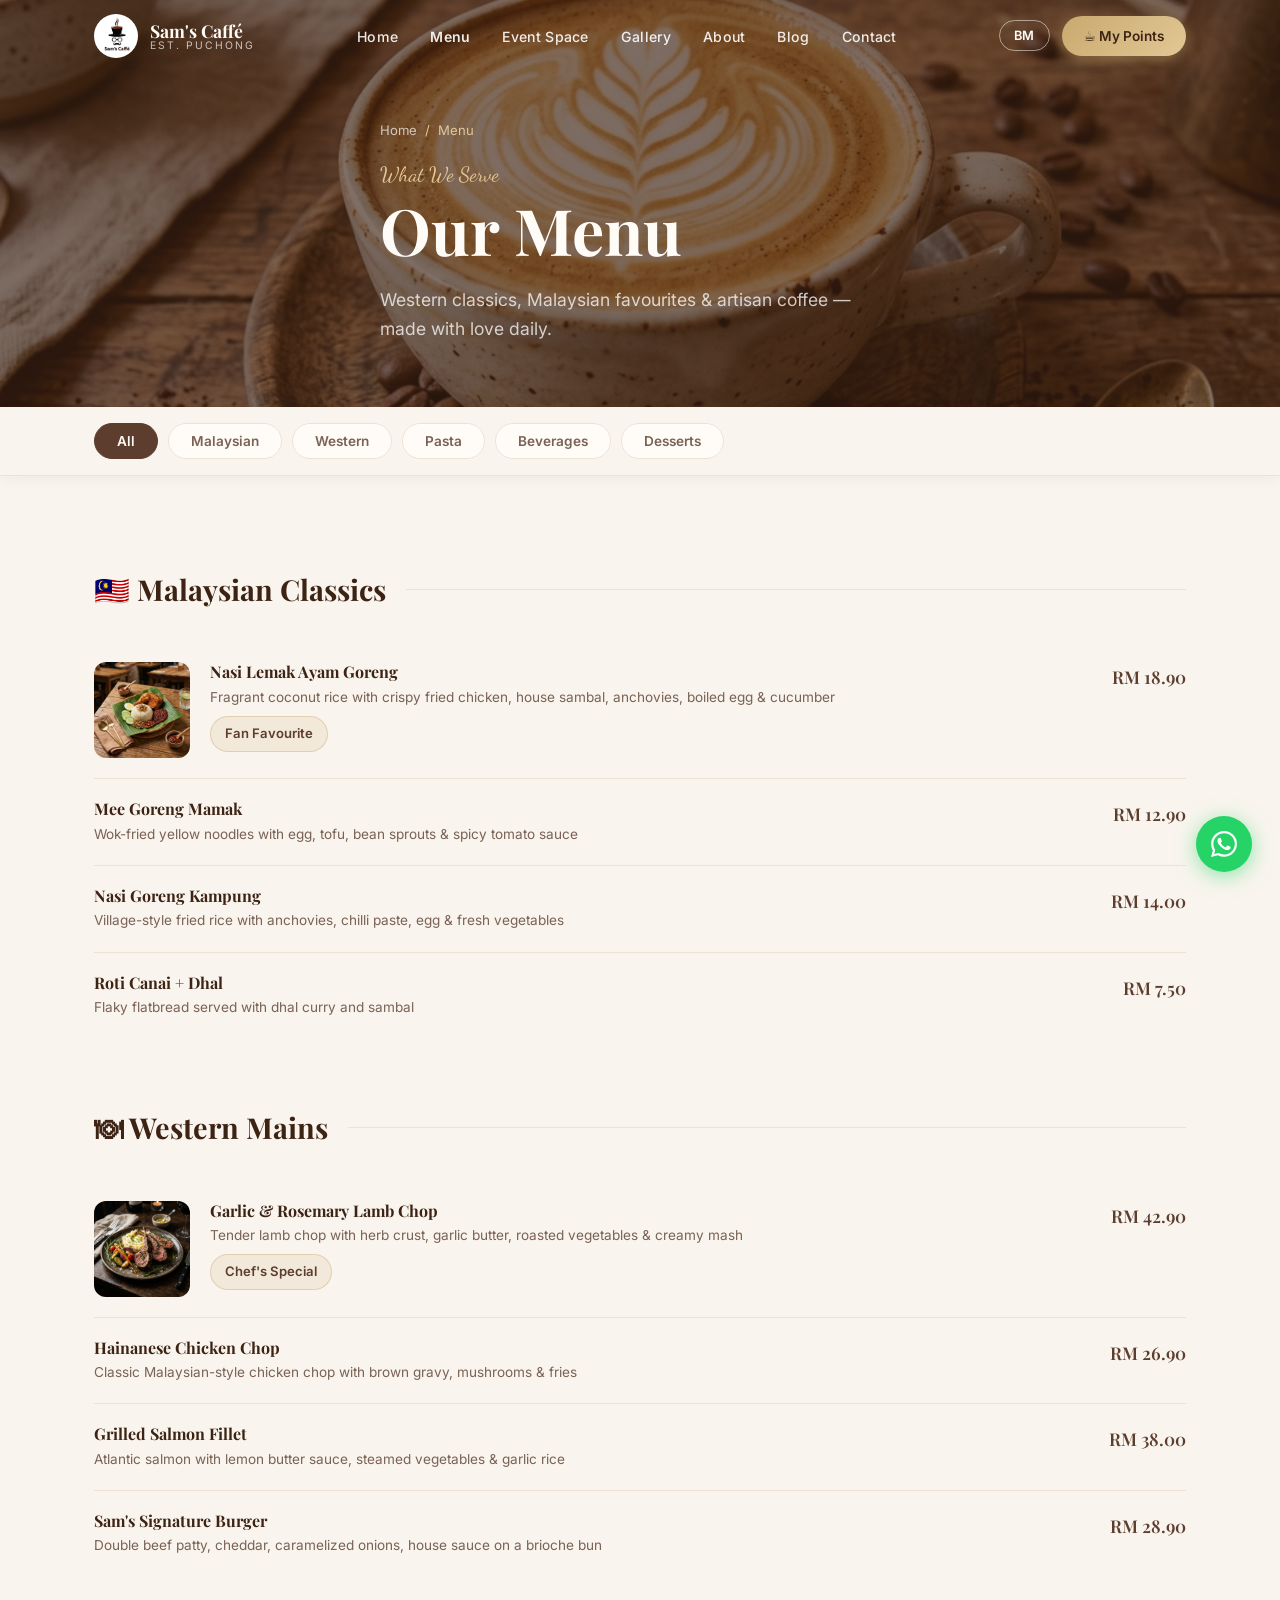
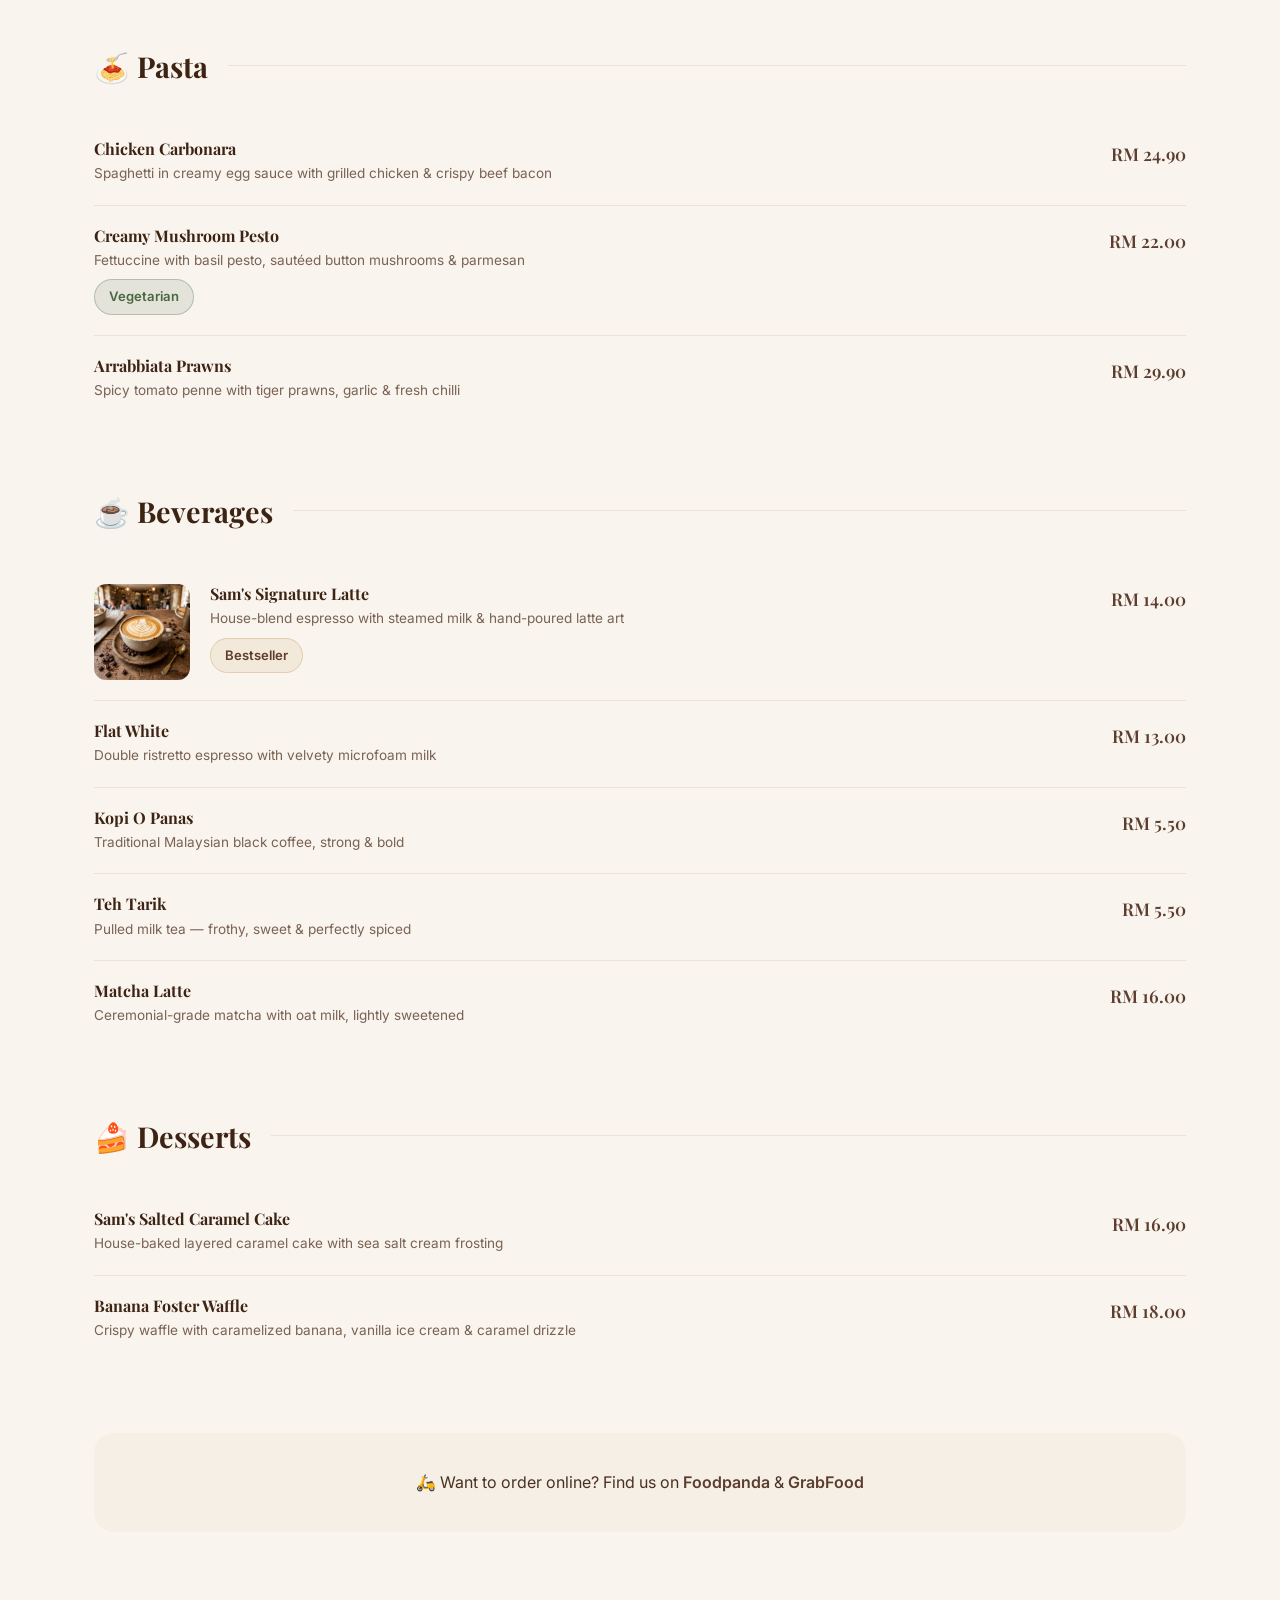
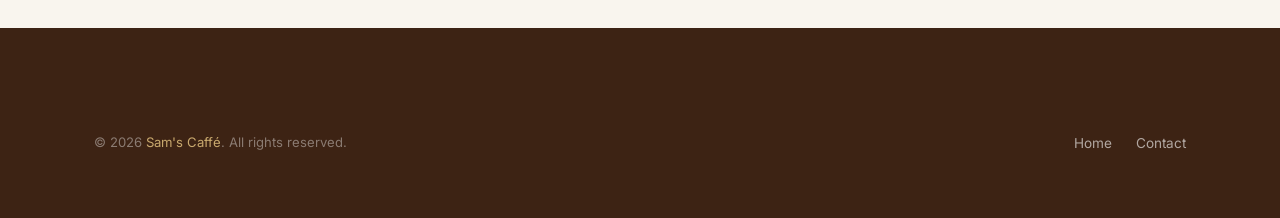
<file: website/menu.html>
<!DOCTYPE html>
<html lang="en">
<head>
  <meta charset="UTF-8" />
  <meta name="viewport" content="width=device-width, initial-scale=1.0" />
  <title>Menu | Sam's Caffé Puchong</title>
  <meta name="description" content="Explore Sam's Caffé full menu — Malaysian classics, Western mains, pasta, pizza, coffees & teas. Dine in Puchong." />
    <link rel="icon" type="image/png" sizes="32x32" href="favicon-32x32.png?v=2" />
  <link rel="icon" type="image/png" sizes="16x16" href="favicon-16x16.png?v=2" />
  <link rel="apple-touch-icon" sizes="180x180" href="apple-touch-icon.png?v=2" />
  <link rel="stylesheet" href="css/style.css" />
  <style>
    .menu-filter-bar {
      position: sticky; top: var(--nav-height);
      background: rgba(249,245,238,0.96);
      backdrop-filter: blur(12px);
      z-index: 50;
      padding: 16px 0;
      border-bottom: 1px solid var(--cream-dark);
      box-shadow: 0 2px 12px rgba(60,35,20,0.06);
    }
    .filter-tabs {
      display: flex; gap: 10px; overflow-x: auto;
      scrollbar-width: none; -ms-overflow-style: none;
    }
    .filter-tabs::-webkit-scrollbar { display: none; }
    .filter-tab {
      padding: 9px 22px;
      border-radius: 50px;
      border: 1.5px solid var(--cream-dark);
      background: var(--white);
      font-size: 0.85rem; font-weight: 600;
      color: var(--text-soft);
      cursor: pointer;
      transition: var(--transition);
      white-space: nowrap;
    }
    .filter-tab.active, .filter-tab:hover {
      background: var(--brown-rich); color: var(--white);
      border-color: var(--brown-rich);
    }
    .menu-category { margin-bottom: 72px; }
    .menu-category-header {
      display: flex; align-items: center; gap: 20px;
      margin-bottom: 36px;
    }
    .menu-category-header h2 { font-size: 1.8rem; }
    .menu-category-header::after {
      content: ''; flex: 1; height: 1px;
      background: var(--cream-dark);
    }
    .menu-item {
      display: flex; gap: 20px; align-items: flex-start;
      padding: 20px 0;
      border-bottom: 1px solid var(--cream-dark);
      transition: var(--transition);
    }
    .menu-item:last-child { border-bottom: none; }
    .menu-item:hover { padding-left: 8px; }
    .menu-item-img {
      width: 96px; height: 96px;
      border-radius: var(--radius-md);
      object-fit: cover; flex-shrink: 0;
    }
    .menu-item-info { flex: 1; }
    .menu-item-info h4 { margin-bottom: 4px; font-size: 1rem; }
    .menu-item-info p { font-size: 0.85rem; color: var(--text-soft); }
    .menu-item-price {
      font-family: var(--ff-heading);
      font-size: 1.1rem;
      color: var(--brown-rich);
      font-weight: 600;
      white-space: nowrap;
    }
    .menu-item-badges { display: flex; gap: 6px; margin-top: 8px; flex-wrap: wrap; }
  </style>
</head>
<body>

  <nav id="navbar" role="navigation" aria-label="Main navigation">
    <div class="container nav-inner">
      <a href="index.html" class="nav-logo" aria-label="Sam's Caffé home">
        <img src="images/logo.jpg" alt="Sam's Caffé logo" />
        <div class="nav-logo-text">
          <span class="brand">Sam's Caffé</span>
          <span class="sub">Est. Puchong</span>
        </div>
      </a>
      <ul class="nav-links" role="list">
        <li><a href="index.html">Home</a></li>
        <li><a href="menu.html">Menu</a></li>
        <li><a href="events.html">Event Space</a></li>
        <li><a href="gallery.html">Gallery</a></li>
        <li><a href="about.html">About</a></li>
        <li><a href="blog.html">Blog</a></li>
        <li><a href="contact.html">Contact</a></li>
      </ul>
      <div class="nav-actions">
        <button id="langBtn" class="nav-lang-btn">BM</button>
        <a href="../webapp/index.html" class="btn btn-gold nav-cta">☕ My Points</a>
      </div>
      <button class="hamburger" id="hamburger" aria-label="Open menu" aria-expanded="false"><span></span><span></span><span></span></button>
    </div>
  </nav>
  <nav class="mobile-nav" id="mobileNav">
    <a href="index.html">Home</a><a href="menu.html">Menu</a><a href="events.html">Event Space</a>
    <a href="gallery.html">Gallery</a><a href="about.html">About</a><a href="blog.html">Blog</a>
    <a href="contact.html">Contact</a>
    <a href="../webapp/index.html" class="btn btn-gold" style="margin-top:8px;justify-content:center;">☕ My Loyalty Points</a>
  </nav>

  <!-- Page Hero -->
  <section class="page-hero">
    <div class="page-hero-bg" style="background-image:url('images/menu-coffee.jpg')"></div>
    <div class="container page-hero-content">
      <div class="breadcrumb"><a href="index.html" data-lang="en">Home</a><a href="index.html" data-lang="bm">Utama</a> <span>/</span> <span data-lang="en">Menu</span><span data-lang="bm">Menu</span></div>
      <span class="script">What We Serve</span>
      <h1 data-lang="en">Our Menu</h1>
      <h1 data-lang="bm">Menu Kami</h1>
      <p data-lang="en">Western classics, Malaysian favourites & artisan coffee — made with love daily.</p>
      <p data-lang="bm">Klasik Barat, kegemaran Malaysia & kopi artisan — dibuat dengan penuh kasih sayang setiap hari.</p>
    </div>
  </section>

  <!-- Filter Bar -->
  <div class="menu-filter-bar">
    <div class="container">
      <div class="filter-tabs" role="tablist">
        <button class="filter-tab active" data-filter="all" role="tab" id="filter-all">
          <span data-lang="en">All</span><span data-lang="bm">Semua</span>
        </button>
        <button class="filter-tab" data-filter="malaysian" role="tab" id="filter-malaysian">
          <span data-lang="en">Malaysian</span><span data-lang="bm">Malaysia</span>
        </button>
        <button class="filter-tab" data-filter="western" role="tab" id="filter-western">
          <span data-lang="en">Western</span><span data-lang="bm">Barat</span>
        </button>
        <button class="filter-tab" data-filter="pasta" role="tab" id="filter-pasta">Pasta</button>
        <button class="filter-tab" data-filter="beverages" role="tab" id="filter-beverages">
          <span data-lang="en">Beverages</span><span data-lang="bm">Minuman</span>
        </button>
        <button class="filter-tab" data-filter="desserts" role="tab" id="filter-desserts">
          <span data-lang="en">Desserts</span><span data-lang="bm">Pencuci Mulut</span>
        </button>
      </div>
    </div>
  </div>

  <main>
    <section class="section">
      <div class="container">

        <!-- Malaysian Classics -->
        <div class="menu-category reveal" data-category="malaysian" id="cat-malaysian">
          <div class="menu-category-header">
            <h2 data-lang="en">🇲🇾 Malaysian Classics</h2>
            <h2 data-lang="bm">🇲🇾 Klasik Malaysia</h2>
          </div>
          <div class="menu-item">
            <img class="menu-item-img" src="images/menu-nasilemak.jpg" alt="Nasi Lemak Ayam Goreng" loading="lazy" />
            <div class="menu-item-info">
              <h4>Nasi Lemak Ayam Goreng</h4>
              <p data-lang="en">Fragrant coconut rice with crispy fried chicken, house sambal, anchovies, boiled egg & cucumber</p>
              <p data-lang="bm">Nasi lemak wangi dengan ayam goreng rangup, sambal istimewa, ikan bilis, telur rebus & timun</p>
              <div class="menu-item-badges">
                <span class="badge badge-gold" data-lang="en">Fan Favourite</span>
                <span class="badge badge-gold" data-lang="bm">Kegemaran Ramai</span>
              </div>
            </div>
            <span class="menu-item-price">RM 18.90</span>
          </div>
          <div class="menu-item">
            <div class="menu-item-info">
              <h4>Mee Goreng Mamak</h4>
              <p data-lang="en">Wok-fried yellow noodles with egg, tofu, bean sprouts & spicy tomato sauce</p>
              <p data-lang="bm">Mi kuning goreng wok dengan telur, tauhu, taugeh & sos tomato pedas</p>
            </div>
            <span class="menu-item-price">RM 12.90</span>
          </div>
          <div class="menu-item">
            <div class="menu-item-info">
              <h4>Nasi Goreng Kampung</h4>
              <p data-lang="en">Village-style fried rice with anchovies, chilli paste, egg & fresh vegetables</p>
              <p data-lang="bm">Nasi goreng gaya kampung dengan ikan bilis, cili padi, telur & sayur segar</p>
            </div>
            <span class="menu-item-price">RM 14.00</span>
          </div>
          <div class="menu-item">
            <div class="menu-item-info">
              <h4>Roti Canai + Dhal</h4>
              <p data-lang="en">Flaky flatbread served with dhal curry and sambal</p>
              <p data-lang="bm">Roti canai rangup dengan kari dhal dan sambal</p>
            </div>
            <span class="menu-item-price">RM 7.50</span>
          </div>
        </div>

        <!-- Western Mains -->
        <div class="menu-category reveal" data-category="western" id="cat-western">
          <div class="menu-category-header">
            <h2 data-lang="en">🍽 Western Mains</h2>
            <h2 data-lang="bm">🍽 Hidangan Utama Barat</h2>
          </div>
          <div class="menu-item">
            <img class="menu-item-img" src="images/menu-lambchop.jpg" alt="Lamb Chop" loading="lazy" />
            <div class="menu-item-info">
              <h4>Garlic & Rosemary Lamb Chop</h4>
              <p data-lang="en">Tender lamb chop with herb crust, garlic butter, roasted vegetables & creamy mash</p>
              <p data-lang="bm">Lamb chop lembut dengan salutan herba, mentega bawang putih, sayur panggang & pes kentang berkrim</p>
              <div class="menu-item-badges">
                <span class="badge badge-gold" data-lang="en">Chef's Special</span>
                <span class="badge badge-gold" data-lang="bm">Istimewa Chef</span>
              </div>
            </div>
            <span class="menu-item-price">RM 42.90</span>
          </div>
          <div class="menu-item">
            <div class="menu-item-info">
              <h4>Hainanese Chicken Chop</h4>
              <p data-lang="en">Classic Malaysian-style chicken chop with brown gravy, mushrooms & fries</p>
              <p data-lang="bm">Chicken chop gaya Malaysia klasik dengan kuah perang, cendawan & kentang goreng</p>
            </div>
            <span class="menu-item-price">RM 26.90</span>
          </div>
          <div class="menu-item">
            <div class="menu-item-info">
              <h4>Grilled Salmon Fillet</h4>
              <p data-lang="en">Atlantic salmon with lemon butter sauce, steamed vegetables & garlic rice</p>
              <p data-lang="bm">Salmon Atlantik dengan sos mentega lemon, sayur stim & nasi bawang putih</p>
            </div>
            <span class="menu-item-price">RM 38.00</span>
          </div>
          <div class="menu-item">
            <div class="menu-item-info">
              <h4>Sam's Signature Burger</h4>
              <p data-lang="en">Double beef patty, cheddar, caramelized onions, house sauce on a brioche bun</p>
              <p data-lang="bm">Patty daging dua lapis, cheddar, bawang karamel, sos istimewa dalam roti brioche</p>
            </div>
            <span class="menu-item-price">RM 28.90</span>
          </div>
        </div>

        <!-- Pasta -->
        <div class="menu-category reveal" data-category="pasta" id="cat-pasta">
          <div class="menu-category-header">
            <h2 data-lang="en">🍝 Pasta</h2>
            <h2 data-lang="bm">🍝 Pasta</h2>
          </div>
          <div class="menu-item">
            <div class="menu-item-info">
              <h4>Chicken Carbonara</h4>
              <p data-lang="en">Spaghetti in creamy egg sauce with grilled chicken & crispy beef bacon</p>
              <p data-lang="bm">Spageti dalam sos telur berkrim dengan ayam panggang & daging lembu salai rangup</p>
            </div>
            <span class="menu-item-price">RM 24.90</span>
          </div>
          <div class="menu-item">
            <div class="menu-item-info">
              <h4>Creamy Mushroom Pesto</h4>
              <p data-lang="en">Fettuccine with basil pesto, sautéed button mushrooms & parmesan</p>
              <p data-lang="bm">Fettuccine dengan pesto basil, cendawan butang tumis & parmesan</p>
              <div class="menu-item-badges">
                <span class="badge badge-green">Vegetarian</span>
              </div>
            </div>
            <span class="menu-item-price">RM 22.00</span>
          </div>
          <div class="menu-item">
            <div class="menu-item-info">
              <h4>Arrabbiata Prawns</h4>
              <p data-lang="en">Spicy tomato penne with tiger prawns, garlic & fresh chilli</p>
              <p data-lang="bm">Penne tomato pedas dengan udang harimau, bawang putih & cili segar</p>
            </div>
            <span class="menu-item-price">RM 29.90</span>
          </div>
        </div>

        <!-- Beverages -->
        <div class="menu-category reveal" data-category="beverages" id="cat-beverages">
          <div class="menu-category-header">
            <h2 data-lang="en">☕ Beverages</h2>
            <h2 data-lang="bm">☕ Minuman</h2>
          </div>
          <div class="menu-item">
            <img class="menu-item-img" src="images/menu-coffee.jpg" alt="Sam's Signature Latte" loading="lazy" />
            <div class="menu-item-info">
              <h4>Sam's Signature Latte</h4>
              <p data-lang="en">House-blend espresso with steamed milk & hand-poured latte art</p>
              <p data-lang="bm">Espresso campuran istimewa dengan susu stim & seni latte buatan tangan</p>
              <div class="menu-item-badges">
                <span class="badge badge-gold" data-lang="en">Bestseller</span>
                <span class="badge badge-gold" data-lang="bm">Paling Laris</span>
              </div>
            </div>
            <span class="menu-item-price">RM 14.00</span>
          </div>
          <div class="menu-item">
            <div class="menu-item-info">
              <h4>Flat White</h4>
              <p data-lang="en">Double ristretto espresso with velvety microfoam milk</p>
              <p data-lang="bm">Espresso ristretto berganda dengan susu microfoam</p>
            </div>
            <span class="menu-item-price">RM 13.00</span>
          </div>
          <div class="menu-item">
            <div class="menu-item-info">
              <h4>Kopi O Panas</h4>
              <p data-lang="en">Traditional Malaysian black coffee, strong & bold</p>
              <p data-lang="bm">Kopi hitam Malaysia tradisional, pekat & berperisa</p>
            </div>
            <span class="menu-item-price">RM 5.50</span>
          </div>
          <div class="menu-item">
            <div class="menu-item-info">
              <h4>Teh Tarik</h4>
              <p data-lang="en">Pulled milk tea — frothy, sweet & perfectly spiced</p>
              <p data-lang="bm">Teh tarik berbuih — manis & berbumbu sempurna</p>
            </div>
            <span class="menu-item-price">RM 5.50</span>
          </div>
          <div class="menu-item">
            <div class="menu-item-info">
              <h4>Matcha Latte</h4>
              <p data-lang="en">Ceremonial-grade matcha with oat milk, lightly sweetened</p>
              <p data-lang="bm">Matcha gred upacara dengan susu oat, sedikit manis</p>
            </div>
            <span class="menu-item-price">RM 16.00</span>
          </div>
        </div>

        <!-- Desserts -->
        <div class="menu-category reveal" data-category="desserts" id="cat-desserts">
          <div class="menu-category-header">
            <h2 data-lang="en">🍰 Desserts</h2>
            <h2 data-lang="bm">🍰 Pencuci Mulut</h2>
          </div>
          <div class="menu-item">
            <div class="menu-item-info">
              <h4>Sam's Salted Caramel Cake</h4>
              <p data-lang="en">House-baked layered caramel cake with sea salt cream frosting</p>
              <p data-lang="bm">Kek karamel berlapis buatan rumah dengan krim garam laut</p>
            </div>
            <span class="menu-item-price">RM 16.90</span>
          </div>
          <div class="menu-item">
            <div class="menu-item-info">
              <h4>Banana Foster Waffle</h4>
              <p data-lang="en">Crispy waffle with caramelized banana, vanilla ice cream & caramel drizzle</p>
              <p data-lang="bm">Waffle rangup dengan pisang karamel, ais krim vanila & titisan karamel</p>
            </div>
            <span class="menu-item-price">RM 18.00</span>
          </div>
        </div>

        <!-- Order Note -->
        <div class="reveal" style="background:var(--cream);border-radius:var(--radius-lg);padding:36px;text-align:center;margin-top:32px;">
          <p style="font-size:1rem;color:var(--text-mid);" data-lang="en">🛵 Want to order online? Find us on <a href="https://www.foodpanda.my" target="_blank" rel="noopener" style="color:var(--brown-rich);font-weight:600;">Foodpanda</a> & <a href="https://food.grab.com" target="_blank" rel="noopener" style="color:var(--brown-rich);font-weight:600;">GrabFood</a></p>
          <p style="font-size:1rem;color:var(--text-mid);" data-lang="bm">🛵 Ingin memesan dalam talian? Cari kami di <a href="https://www.foodpanda.my" target="_blank" rel="noopener" style="color:var(--brown-rich);font-weight:600;">Foodpanda</a> & <a href="https://food.grab.com" target="_blank" rel="noopener" style="color:var(--brown-rich);font-weight:600;">GrabFood</a></p>
        </div>
      </div>
    </section>
  </main>

  <footer>
    <div class="container">
      <div class="footer-bottom" style="border-top:none;padding-top:0;padding:32px 0;">
        <p>© 2026 <span class="gold-text">Sam's Caffé</span>. All rights reserved.</p>
        <div style="display:flex;gap:24px;">
          <a href="index.html" style="color:rgba(255,255,255,0.6);font-size:0.85rem;" data-lang="en">Home</a>
          <a href="index.html" style="color:rgba(255,255,255,0.6);font-size:0.85rem;" data-lang="bm">Utama</a>
          <a href="contact.html" style="color:rgba(255,255,255,0.6);font-size:0.85rem;" data-lang="en">Contact</a>
          <a href="contact.html" style="color:rgba(255,255,255,0.6);font-size:0.85rem;" data-lang="bm">Hubungi</a>
        </div>
      </div>
    </div>
  </footer>

  <a href="https://wa.me/60123456789" class="whatsapp-float" target="_blank" rel="noopener" aria-label="Chat on WhatsApp">
    <svg width="26" height="26" viewBox="0 0 24 24" fill="currentColor"><path d="M17.472 14.382c-.297-.149-1.758-.867-2.03-.967-.273-.099-.471-.148-.67.15-.197.297-.767.966-.94 1.164-.173.199-.347.223-.644.075-.297-.15-1.255-.463-2.39-1.475-.883-.788-1.48-1.761-1.653-2.059-.173-.297-.018-.458.13-.606.134-.133.298-.347.446-.52.149-.174.198-.298.298-.497.099-.198.05-.371-.025-.52-.075-.149-.669-1.612-.916-2.207-.242-.579-.487-.5-.669-.51-.173-.008-.371-.01-.57-.01-.198 0-.52.074-.792.372-.272.297-1.04 1.016-1.04 2.479 0 1.462 1.065 2.875 1.213 3.074.149.198 2.096 3.2 5.077 4.487.709.306 1.262.489 1.694.625.712.227 1.36.195 1.871.118.571-.085 1.758-.719 2.006-1.413.248-.694.248-1.289.173-1.413-.074-.124-.272-.198-.57-.347m-5.421 7.403h-.004a9.87 9.87 0 01-5.031-1.378l-.361-.214-3.741.982.998-3.648-.235-.374a9.86 9.86 0 01-1.51-5.26c.001-5.45 4.436-9.884 9.888-9.884 2.64 0 5.122 1.03 6.988 2.898a9.825 9.825 0 012.893 6.994c-.003 5.45-4.437 9.884-9.885 9.884m8.413-18.297A11.815 11.815 0 0012.05 0C5.495 0 .16 5.335.157 11.892c0 2.096.547 4.142 1.588 5.945L.057 24l6.305-1.654a11.882 11.882 0 005.683 1.448h.005c6.554 0 11.89-5.335 11.893-11.893a11.821 11.821 0 00-3.48-8.413z"/></svg>
  </a>

  <script src="js/main.js"></script>
  <script>
    // Menu filter tabs
    const filterTabs = document.querySelectorAll('.filter-tab');
    const menuCats = document.querySelectorAll('.menu-category');
    filterTabs.forEach(tab => {
      tab.addEventListener('click', () => {
        filterTabs.forEach(t => t.classList.remove('active'));
        tab.classList.add('active');
        const filter = tab.dataset.filter;
        menuCats.forEach(cat => {
          if (filter === 'all' || cat.dataset.category === filter) {
            cat.style.display = '';
          } else {
            cat.style.display = 'none';
          }
        });
      });
    });
  </script>
</body>
</html>
</file>
<file: webapp/css/style.css>
/* ============================================================
   SAM'S CAFFÉ LOYALTY WEBAPP — Design System
   Mobile-First PWA
   ============================================================ */

@import url('https://fonts.googleapis.com/css2?family=Playfair+Display:wght@400;600;700&family=Inter:wght@300;400;500;600;700&display=swap');

:root {
  --brown-deep:   #3D2314;
  --brown-rich:   #5C3D2E;
  --brown-mid:    #7A5C4A;
  --gold:         #C9A96E;
  --gold-light:   #E2C896;
  --cream:        #F5EFE6;
  --cream-dark:   #EDE3D5;
  --linen:        #F9F5EE;
  --white:        #FFFCF8;
  --text-dark:    #2C1A0E;
  --text-mid:     #4A3020;
  --text-soft:    #7A6255;
  --green:        #4A6741;
  --green-light:  #6B9162;

  --ff-heading: 'Playfair Display', Georgia, serif;
  --ff-body:    'Inter', system-ui, sans-serif;

  --shadow-sm:  0 2px 8px rgba(60,35,20,0.08);
  --shadow-md:  0 6px 24px rgba(60,35,20,0.12);
  --shadow-lg:  0 16px 48px rgba(60,35,20,0.18);

  --radius-sm: 8px;
  --radius-md: 14px;
  --radius-lg: 20px;
  --radius-xl: 28px;
  --radius-pill: 999px;

  --transition: 0.25s cubic-bezier(0.4, 0, 0.2, 1);
  --bottom-nav-h: 72px;
  --safe-bottom: env(safe-area-inset-bottom, 0px);
}

/* ── Reset ── */
*, *::before, *::after { box-sizing: border-box; margin: 0; padding: 0; }
html { font-size: 16px; }
body {
  font-family: var(--ff-body);
  background: var(--linen);
  color: var(--text-dark);
  -webkit-font-smoothing: antialiased;
  max-width: 430px;
  margin: 0 auto;
  min-height: 100dvh;
  position: relative;
  overflow-x: hidden;
}
img { display: block; max-width: 100%; }
a { color: inherit; text-decoration: none; }
button { cursor: pointer; border: none; background: none; font-family: inherit; }
input, textarea, select { font-family: inherit; }

/* ── Typography ── */
h1, h2, h3 { font-family: var(--ff-heading); line-height: 1.2; color: var(--brown-deep); }
h1 { font-size: 1.8rem; }
h2 { font-size: 1.4rem; }
h3 { font-size: 1.1rem; }
p { color: var(--text-mid); line-height: 1.6; }

/* ── Page Wrapper ── */
.page {
  display: none;
  min-height: 100dvh;
  padding-bottom: calc(var(--bottom-nav-h) + var(--safe-bottom) + 16px);
  animation: fadeIn 0.3s ease;
}
.page.active { display: block; }
@keyframes fadeIn { from { opacity: 0; transform: translateY(8px); } to { opacity: 1; transform: translateY(0); } }

/* ── Top Header ── */
.app-header {
  position: sticky; top: 0; z-index: 100;
  background: var(--linen);
  padding: 16px 20px 12px;
  border-bottom: 1px solid var(--cream-dark);
}
.header-row { display: flex; align-items: center; justify-content: space-between; }
.header-logo { display: flex; align-items: center; gap: 10px; }
.header-logo img { width: 36px; height: 36px; border-radius: 50%; }
.header-logo-name { font-family: var(--ff-heading); font-size: 1.05rem; color: var(--brown-deep); }
.header-greeting { font-size: 0.78rem; color: var(--text-soft); }
.header-notif {
  width: 40px; height: 40px;
  background: var(--cream-dark);
  border-radius: 50%;
  display: flex; align-items: center; justify-content: center;
  font-size: 1rem;
  position: relative;
}
.notif-dot {
  position: absolute; top: 8px; right: 8px;
  width: 8px; height: 8px;
  background: var(--gold);
  border-radius: 50%;
  border: 2px solid var(--linen);
}

/* ── Bottom Nav ── */
.bottom-nav {
  position: fixed; bottom: 0; left: 50%; transform: translateX(-50%);
  width: 100%; max-width: 430px;
  height: calc(var(--bottom-nav-h) + var(--safe-bottom));
  padding-bottom: var(--safe-bottom);
  background: rgba(249,245,238,0.97);
  backdrop-filter: blur(16px);
  -webkit-backdrop-filter: blur(16px);
  border-top: 1px solid var(--cream-dark);
  display: flex; align-items: stretch; z-index: 200;
  box-shadow: 0 -4px 20px rgba(60,35,20,0.06);
}
.nav-tab {
  flex: 1; display: flex; flex-direction: column; align-items: center; justify-content: center;
  gap: 4px; padding: 8px 4px;
  font-size: 0.68rem; font-weight: 500; color: var(--text-soft);
  transition: var(--transition); cursor: pointer;
}
.nav-tab .tab-icon { font-size: 1.3rem; transition: var(--transition); }
.nav-tab.active { color: var(--brown-rich); }
.nav-tab.active .tab-icon { transform: translateY(-3px); }
.nav-tab:hover { color: var(--brown-mid); }

/* ── Cards ── */
.card {
  background: var(--white);
  border-radius: var(--radius-lg);
  box-shadow: var(--shadow-sm);
  overflow: hidden;
}
.card-pad { padding: 20px; }

/* ── Buttons ── */
.btn {
  display: inline-flex; align-items: center; justify-content: center; gap: 8px;
  padding: 14px 24px;
  font-size: 0.95rem; font-weight: 600;
  border-radius: var(--radius-pill);
  transition: var(--transition);
  width: 100%;
}
.btn-primary { background: var(--brown-rich); color: var(--white); box-shadow: 0 4px 14px rgba(92,61,46,0.3); }
.btn-primary:hover { background: var(--brown-deep); transform: translateY(-1px); }
.btn-primary:active { transform: scale(0.98); }
.btn-gold { background: linear-gradient(135deg, var(--gold), var(--gold-light)); color: var(--brown-deep); box-shadow: 0 4px 14px rgba(201,169,110,0.4); }
.btn-gold:hover { transform: translateY(-1px); }
.btn-outline { border: 2px solid var(--brown-rich); color: var(--brown-rich); }
.btn-outline:hover { background: var(--cream-dark); }
.btn-ghost { color: var(--text-soft); }
.btn-ghost:hover { background: var(--cream-dark); border-radius: var(--radius-md); }
.btn-sm { padding: 10px 18px; font-size: 0.82rem; }
.btn-xs { padding: 7px 14px; font-size: 0.76rem; }
.btn-inline { width: auto; }

/* ── Form ── */
.form-group { margin-bottom: 18px; }
.form-label { display: block; font-size: 0.82rem; font-weight: 600; color: var(--brown-rich); margin-bottom: 8px; }
.form-input {
  width: 100%; padding: 13px 16px;
  border: 1.5px solid var(--cream-dark);
  border-radius: var(--radius-md);
  background: var(--linen);
  font-size: 0.95rem; color: var(--text-dark);
  transition: var(--transition); outline: none;
}
.form-input:focus { border-color: var(--gold); background: var(--white); box-shadow: 0 0 0 3px rgba(201,169,110,0.15); }

/* ── Points Display ── */
.points-ring {
  width: 160px; height: 160px;
  border-radius: 50%;
  background: conic-gradient(var(--gold) 0%, var(--gold-light) calc(var(--pct, 40) * 1%), var(--cream-dark) 0%);
  display: flex; align-items: center; justify-content: center;
  position: relative; margin: 0 auto;
}
.points-ring::before {
  content: '';
  position: absolute; inset: 12px;
  background: var(--white);
  border-radius: 50%;
}
.points-ring-inner {
  position: relative; z-index: 1;
  text-align: center;
}
.points-ring-inner .num { font-family: var(--ff-heading); font-size: 2.4rem; color: var(--brown-deep); line-height: 1; }
.points-ring-inner .lbl { font-size: 0.72rem; color: var(--text-soft); letter-spacing: 0.5px; margin-top: 4px; }

/* ── Tier Badge ── */
.tier-badge {
  display: inline-flex; align-items: center; gap: 6px;
  padding: 6px 16px;
  border-radius: var(--radius-pill);
  font-size: 0.78rem; font-weight: 700;
  letter-spacing: 0.5px; text-transform: uppercase;
}
.tier-bronze { background: rgba(176,141,87,0.15); color: #8B6914; border: 1px solid rgba(176,141,87,0.3); }
.tier-silver { background: rgba(148,163,184,0.15); color: #475569; border: 1px solid rgba(148,163,184,0.3); }
.tier-gold { background: rgba(201,169,110,0.2); color: var(--brown-rich); border: 1px solid rgba(201,169,110,0.4); }

/* ── Promo Card ── */
.promo-card {
  background: var(--white);
  border-radius: var(--radius-lg);
  padding: 20px;
  display: flex; align-items: center; gap: 16px;
  box-shadow: var(--shadow-sm);
  transition: var(--transition);
  margin-bottom: 12px;
}
.promo-card:hover { transform: translateX(4px); box-shadow: var(--shadow-md); }
.promo-icon {
  width: 56px; height: 56px; min-width: 56px;
  border-radius: var(--radius-md);
  display: flex; align-items: center; justify-content: center;
  font-size: 1.6rem;
}
.promo-icon.coffee { background: rgba(92,61,46,0.1); }
.promo-icon.discount { background: rgba(201,169,110,0.15); }
.promo-icon.meal { background: rgba(74,103,65,0.1); }
.promo-info { flex: 1; }
.promo-title { font-weight: 700; font-size: 0.95rem; color: var(--brown-deep); margin-bottom: 4px; }
.promo-desc { font-size: 0.78rem; color: var(--text-soft); }
.promo-pts { font-family: var(--ff-heading); font-size: 1rem; color: var(--brown-rich); font-weight: 700; text-align: right; min-width: 64px; }

/* ── Activity Feed ── */
.activity-item {
  display: flex; align-items: center; gap: 14px;
  padding: 14px 0;
  border-bottom: 1px solid var(--cream-dark);
}
.activity-item:last-child { border-bottom: none; }
.activity-icon {
  width: 40px; height: 40px; min-width: 40px;
  border-radius: 50%;
  display: flex; align-items: center; justify-content: center;
  font-size: 1rem;
}
.activity-icon.earn { background: rgba(74,103,65,0.12); }
.activity-icon.redeem { background: rgba(201,169,110,0.15); }
.activity-info { flex: 1; }
.activity-title { font-size: 0.88rem; font-weight: 600; color: var(--text-dark); }
.activity-date { font-size: 0.75rem; color: var(--text-soft); margin-top: 2px; }
.activity-pts { font-weight: 700; font-size: 0.9rem; }
.activity-pts.earn { color: var(--green); }
.activity-pts.redeem { color: var(--brown-mid); }

/* ── Progress Bar ── */
.progress-bar {
  width: 100%; height: 8px;
  background: var(--cream-dark);
  border-radius: var(--radius-pill);
  overflow: hidden;
}
.progress-fill {
  height: 100%;
  background: linear-gradient(90deg, var(--gold), var(--gold-light));
  border-radius: var(--radius-pill);
  transition: width 1s cubic-bezier(0.4, 0, 0.2, 1);
}

/* ── Toast ── */
.toast {
  position: fixed; bottom: calc(var(--bottom-nav-h) + 20px); left: 50%; transform: translateX(-50%) translateY(20px);
  background: var(--brown-deep); color: var(--white);
  padding: 14px 24px; border-radius: var(--radius-pill);
  font-size: 0.88rem; font-weight: 500;
  box-shadow: var(--shadow-lg); z-index: 9999;
  opacity: 0; transition: all 0.3s ease;
  white-space: nowrap;
}
.toast.show { opacity: 1; transform: translateX(-50%) translateY(0); }

/* ── Onboarding ── */
.onboard-bg {
  min-height: 100dvh;
  background: linear-gradient(160deg, var(--brown-deep) 0%, var(--brown-rich) 60%, var(--brown-mid) 100%);
  display: flex; flex-direction: column; align-items: center; justify-content: flex-end;
  padding: 0 28px calc(56px + var(--safe-bottom));
  position: relative; overflow: hidden;
}
.onboard-bg::before {
  content: '';
  position: absolute; top: -100px; right: -100px;
  width: 400px; height: 400px;
  background: radial-gradient(circle, rgba(201,169,110,0.25), transparent 70%);
  border-radius: 50%;
}
.onboard-logo-wrap { position: absolute; top: 10%; left: 50%; transform: translateX(-50%); text-align: center; }
.onboard-logo-wrap img { width: 110px; height: 110px; border-radius: 50%; margin: 0 auto 20px; box-shadow: 0 8px 32px rgba(0,0,0,0.4); }
.onboard-title { font-family: var(--ff-heading); font-size: 2rem; color: var(--white); text-align: center; }
.onboard-sub { color: rgba(255,255,255,0.6); font-size: 0.88rem; text-align: center; margin-top: 8px; }
.onboard-card {
  background: var(--white);
  border-radius: var(--radius-xl);
  padding: 32px 24px 28px;
  width: 100%;
  box-shadow: var(--shadow-xl);
  position: relative; z-index: 1;
}
.onboard-card h2 { margin-bottom: 6px; font-size: 1.3rem; }
.onboard-card p { font-size: 0.85rem; color: var(--text-soft); margin-bottom: 24px; }
.wa-qr-box {
  background: linear-gradient(135deg, #25D366, #128C7E);
  border-radius: var(--radius-lg);
  padding: 24px;
  text-align: center;
  margin-bottom: 20px;
  color: var(--white);
}
.wa-qr-box .qr-img {
  width: 140px; height: 140px;
  background: var(--white);
  border-radius: var(--radius-md);
  margin: 0 auto 16px;
  display: flex; align-items: center; justify-content: center;
  overflow: hidden;
  padding: 10px;
}
.wa-qr-title { font-weight: 700; font-size: 1rem; margin-bottom: 6px; }
.wa-qr-desc { font-size: 0.8rem; opacity: 0.85; }
.divider-text {
  display: flex; align-items: center; gap: 12px;
  font-size: 0.78rem; color: var(--text-soft);
  margin: 16px 0;
}
.divider-text::before, .divider-text::after {
  content: ''; flex: 1; height: 1px; background: var(--cream-dark);
}
.otp-inputs { display: flex; gap: 10px; justify-content: center; margin-bottom: 20px; }
.otp-input {
  width: 50px; height: 58px;
  border: 2px solid var(--cream-dark);
  border-radius: var(--radius-md);
  text-align: center; font-size: 1.5rem; font-weight: 700;
  color: var(--brown-deep);
  background: var(--linen);
  outline: none; transition: var(--transition);
}
.otp-input:focus { border-color: var(--gold); background: var(--white); box-shadow: 0 0 0 3px rgba(201,169,110,0.15); }

/* ── Modal Overlay ── */
.modal-overlay {
  position: fixed; inset: 0; z-index: 500;
  background: rgba(30,12,4,0.6);
  display: flex; align-items: flex-end; justify-content: center;
  opacity: 0; pointer-events: none;
  transition: opacity 0.3s ease;
}
.modal-overlay.open { opacity: 1; pointer-events: all; }
.modal-sheet {
  background: var(--white);
  border-radius: var(--radius-xl) var(--radius-xl) 0 0;
  padding: 28px 24px calc(32px + var(--safe-bottom));
  width: 100%; max-width: 430px;
  transform: translateY(100%);
  transition: transform 0.4s cubic-bezier(0.4, 0, 0.2, 1);
}
.modal-overlay.open .modal-sheet { transform: translateY(0); }
.modal-handle {
  width: 40px; height: 4px;
  background: var(--cream-dark);
  border-radius: var(--radius-pill);
  margin: 0 auto 24px;
}

/* ── Utility ── */
.mt-4 { margin-top: 16px; }
.mt-6 { margin-top: 24px; }
.mt-8 { margin-top: 32px; }
.mb-4 { margin-bottom: 16px; }
.mb-2 { margin-bottom: 8px; }
.flex { display: flex; }
.items-center { align-items: center; }
.justify-between { justify-content: space-between; }
.gap-2 { gap: 8px; }
.gap-3 { gap: 12px; }
.text-sm { font-size: 0.85rem; }
.text-xs { font-size: 0.75rem; }
.text-soft { color: var(--text-soft); }
.text-gold { color: var(--gold); }
.text-brown { color: var(--brown-rich); }
.font-bold { font-weight: 700; }
.font-heading { font-family: var(--ff-heading); }
.text-center { text-align: center; }
.w-full { width: 100%; }
.section-pad { padding: 0 20px 20px; }
.section-title {
  font-size: 0.72rem; font-weight: 700; letter-spacing: 1.5px;
  text-transform: uppercase; color: var(--text-soft);
  padding: 20px 20px 10px;
}
</file>
<file: website/css/style.css>
/* ============================================================
   SAM'S CAFFÉ — Design System
   Earthy, Warm, Artisan Malaysian Café
   ============================================================ */

@import url('https://fonts.googleapis.com/css2?family=Playfair+Display:ital,wght@0,400;0,600;0,700;1,400;1,600&family=Inter:wght@300;400;500;600&family=Dancing+Script:wght@600&display=swap');

/* ── CSS Variables ─────────────────────────────────────────── */
:root {
  --brown-deep:   #3D2314;
  --brown-rich:   #5C3D2E;
  --brown-mid:    #7A5C4A;
  --brown-light:  #A68B72;
  --gold:         #C9A96E;
  --gold-light:   #E2C896;
  --cream:        #F5EFE6;
  --cream-dark:   #EDE3D5;
  --linen:        #F9F5EE;
  --white:        #FFFCF8;
  --text-dark:    #2C1A0E;
  --text-mid:     #4A3020;
  --text-soft:    #7A6255;
  --green-leaf:   #4A6741;

  --ff-heading: 'Playfair Display', Georgia, serif;
  --ff-body:    'Inter', system-ui, sans-serif;
  --ff-script:  'Dancing Script', cursive;

  --shadow-sm:  0 2px 8px rgba(60,35,20,0.08);
  --shadow-md:  0 6px 24px rgba(60,35,20,0.12);
  --shadow-lg:  0 16px 48px rgba(60,35,20,0.16);
  --shadow-xl:  0 24px 80px rgba(60,35,20,0.20);

  --radius-sm: 6px;
  --radius-md: 12px;
  --radius-lg: 20px;
  --radius-xl: 32px;

  --transition: 0.3s cubic-bezier(0.4, 0, 0.2, 1);
  --transition-slow: 0.5s cubic-bezier(0.4, 0, 0.2, 1);

  --nav-height: 72px;
  --container: 1140px;
}

/* ── Reset ─────────────────────────────────────────────────── */
*, *::before, *::after { box-sizing: border-box; margin: 0; padding: 0; }
html { scroll-behavior: smooth; font-size: 16px; }
body {
  font-family: var(--ff-body);
  background: var(--linen);
  color: var(--text-dark);
  line-height: 1.65;
  -webkit-font-smoothing: antialiased;
}
img { display: block; max-width: 100%; object-fit: cover; }
a { color: inherit; text-decoration: none; }
ul { list-style: none; }
button { cursor: pointer; border: none; background: none; font-family: inherit; }

/* ── Typography ────────────────────────────────────────────── */
h1, h2, h3, h4, h5 {
  font-family: var(--ff-heading);
  line-height: 1.2;
  color: var(--brown-deep);
}
h1 { font-size: clamp(2.4rem, 5vw, 4rem); }
h2 { font-size: clamp(1.8rem, 3.5vw, 2.8rem); }
h3 { font-size: clamp(1.3rem, 2.5vw, 1.8rem); }
h4 { font-size: 1.2rem; }
p { color: var(--text-mid); }
.script { font-family: var(--ff-script); color: var(--gold); font-size: 1.3em; }

/* ── Layout Utilities ──────────────────────────────────────── */
.container { max-width: var(--container); margin: 0 auto; padding: 0 24px; }
.section { padding: 96px 0; }
.section-sm { padding: 64px 0; }
.section-header { text-align: center; margin-bottom: 60px; }
.section-header .script { display: block; margin-bottom: 8px; font-size: 1.4rem; }
.section-header h2 { margin-bottom: 16px; }
.section-header p { max-width: 560px; margin: 0 auto; font-size: 1.05rem; color: var(--text-soft); }
.divider {
  width: 60px; height: 3px;
  background: linear-gradient(90deg, var(--gold), var(--gold-light));
  margin: 20px auto;
  border-radius: 2px;
}

/* ── Buttons ───────────────────────────────────────────────── */
.btn {
  display: inline-flex; align-items: center; gap: 8px;
  padding: 14px 32px;
  font-family: var(--ff-body);
  font-size: 0.95rem;
  font-weight: 600;
  border-radius: 50px;
  transition: var(--transition);
  white-space: nowrap;
}
.btn-primary {
  background: var(--brown-rich);
  color: var(--white);
  box-shadow: 0 4px 16px rgba(92,61,46,0.35);
}
.btn-primary:hover {
  background: var(--brown-deep);
  transform: translateY(-2px);
  box-shadow: 0 8px 24px rgba(92,61,46,0.45);
}
.btn-gold {
  background: linear-gradient(135deg, var(--gold), var(--gold-light));
  color: var(--brown-deep);
  box-shadow: 0 4px 16px rgba(201,169,110,0.45);
}
.btn-gold:hover {
  transform: translateY(-2px);
  box-shadow: 0 8px 28px rgba(201,169,110,0.55);
}
.btn-outline {
  border: 2px solid var(--brown-rich);
  color: var(--brown-rich);
  background: transparent;
}
.btn-outline:hover {
  background: var(--brown-rich);
  color: var(--white);
  transform: translateY(-2px);
}
.btn-white {
  background: var(--white);
  color: var(--brown-rich);
  box-shadow: var(--shadow-md);
}
.btn-white:hover {
  transform: translateY(-2px);
  box-shadow: var(--shadow-lg);
}

/* ── Navigation ────────────────────────────────────────────── */
#navbar {
  position: fixed; top: 0; left: 0; right: 0; z-index: 1000;
  height: var(--nav-height);
  display: flex; align-items: center;
  transition: var(--transition-slow);
  background: transparent;
}
#navbar.scrolled {
  background: rgba(249,245,238,0.96);
  backdrop-filter: blur(16px);
  -webkit-backdrop-filter: blur(16px);
  box-shadow: 0 2px 24px rgba(60,35,20,0.10);
}
.nav-inner {
  display: flex; align-items: center; justify-content: space-between;
  width: 100%;
}
.nav-logo {
  display: flex; align-items: center; gap: 12px;
}
.nav-logo img {
  width: 44px; height: 44px; border-radius: 50%; object-fit: contain;
}
.nav-logo-text {
  display: flex; flex-direction: column; line-height: 1.1;
}
.nav-logo-text .brand { font-family: var(--ff-heading); font-weight: 700; font-size: 1.1rem; color: var(--brown-deep); }
.nav-logo-text .sub { font-size: 0.65rem; color: var(--text-soft); letter-spacing: 2px; text-transform: uppercase; }
#navbar:not(.scrolled) .brand { color: var(--white); }
#navbar:not(.scrolled) .sub { color: rgba(255,255,255,0.7); }

.nav-links {
  display: flex; align-items: center; gap: 4px;
}
.nav-links a {
  padding: 8px 14px;
  font-size: 0.88rem;
  font-weight: 500;
  border-radius: 50px;
  transition: var(--transition);
  color: var(--text-dark);
  letter-spacing: 0.3px;
}
#navbar:not(.scrolled) .nav-links a { color: rgba(255,255,255,0.9); }
.nav-links a:hover { background: var(--cream-dark); color: var(--brown-rich); }
#navbar:not(.scrolled) .nav-links a:hover { background: rgba(255,255,255,0.2); color: var(--white); }
.nav-links a.active { color: var(--brown-rich); font-weight: 600; }

.nav-actions { display: flex; align-items: center; gap: 12px; }
.nav-lang-btn {
  padding: 7px 14px;
  font-size: 0.8rem; font-weight: 600;
  border-radius: 50px;
  border: 1.5px solid rgba(92,61,46,0.3);
  color: var(--brown-rich);
  background: transparent;
  cursor: pointer;
  transition: var(--transition);
  letter-spacing: 0.5px;
}
#navbar:not(.scrolled) .nav-lang-btn { border-color: rgba(255,255,255,0.5); color: var(--white); }
.nav-lang-btn:hover { background: var(--gold); border-color: var(--gold); color: var(--brown-deep); }

.nav-cta { padding: 9px 22px; font-size: 0.85rem; }

.hamburger {
  display: none; flex-direction: column; gap: 5px;
  width: 28px; cursor: pointer; padding: 4px;
}
.hamburger span {
  width: 100%; height: 2px;
  background: var(--brown-rich);
  border-radius: 2px;
  transition: var(--transition);
}
#navbar:not(.scrolled) .hamburger span { background: var(--white); }

/* Mobile Nav */
.mobile-nav {
  display: none;
  position: fixed; top: var(--nav-height); left: 0; right: 0;
  background: var(--linen);
  padding: 24px;
  box-shadow: var(--shadow-lg);
  z-index: 999;
  flex-direction: column; gap: 8px;
  border-top: 1px solid var(--cream-dark);
}
.mobile-nav.open { display: flex; }
.mobile-nav a {
  padding: 12px 16px;
  font-size: 1rem; font-weight: 500;
  border-radius: var(--radius-md);
  color: var(--text-dark);
  transition: var(--transition);
}
.mobile-nav a:hover { background: var(--cream-dark); color: var(--brown-rich); }

/* ── Footer ────────────────────────────────────────────────── */
footer {
  background: var(--brown-deep);
  color: rgba(255,255,255,0.8);
  padding: 72px 0 32px;
}
.footer-grid {
  display: grid;
  grid-template-columns: 2fr 1fr 1fr 1.5fr;
  gap: 48px;
  margin-bottom: 56px;
}
.footer-brand .logo-text {
  font-family: var(--ff-heading);
  font-size: 1.6rem;
  color: var(--white);
  margin-bottom: 12px;
}
.footer-brand p { font-size: 0.9rem; line-height: 1.7; margin-bottom: 24px; }
.footer-socials { display: flex; gap: 12px; }
.social-icon {
  width: 38px; height: 38px;
  border-radius: 50%;
  border: 1px solid rgba(255,255,255,0.2);
  display: flex; align-items: center; justify-content: center;
  font-size: 0.9rem;
  transition: var(--transition);
  color: rgba(255,255,255,0.7);
}
.social-icon:hover { background: var(--gold); border-color: var(--gold); color: var(--brown-deep); }

.footer-col h4 {
  font-size: 0.8rem;
  text-transform: uppercase;
  letter-spacing: 2px;
  color: var(--gold);
  margin-bottom: 20px;
}
.footer-col ul li { margin-bottom: 10px; }
.footer-col ul li a {
  font-size: 0.9rem;
  color: rgba(255,255,255,0.65);
  transition: var(--transition);
}
.footer-col ul li a:hover { color: var(--gold-light); padding-left: 4px; }

.footer-hours p, .footer-address p {
  font-size: 0.88rem;
  color: rgba(255,255,255,0.65);
  margin-bottom: 6px;
}
.footer-hours strong, .footer-address strong { color: rgba(255,255,255,0.9); }

.footer-bottom {
  border-top: 1px solid rgba(255,255,255,0.1);
  padding-top: 28px;
  display: flex; align-items: center; justify-content: space-between;
  flex-wrap: wrap; gap: 12px;
}
.footer-bottom p { font-size: 0.82rem; color: rgba(255,255,255,0.4); }
.footer-bottom .gold-text { color: var(--gold); }

/* ── Cards ─────────────────────────────────────────────────── */
.card {
  background: var(--white);
  border-radius: var(--radius-lg);
  overflow: hidden;
  box-shadow: var(--shadow-sm);
  transition: var(--transition);
}
.card:hover {
  transform: translateY(-6px);
  box-shadow: var(--shadow-lg);
}
.card-img { width: 100%; aspect-ratio: 4/3; }
.card-body { padding: 24px; }
.card-tag {
  display: inline-block;
  padding: 4px 12px;
  background: var(--cream-dark);
  color: var(--brown-mid);
  font-size: 0.75rem;
  font-weight: 600;
  letter-spacing: 0.5px;
  text-transform: uppercase;
  border-radius: 50px;
  margin-bottom: 12px;
}

/* ── Badges / Tags ─────────────────────────────────────────── */
.badge {
  display: inline-flex; align-items: center; gap: 6px;
  padding: 6px 14px;
  border-radius: 50px;
  font-size: 0.82rem;
  font-weight: 600;
}
.badge-gold { background: rgba(201,169,110,0.15); color: var(--brown-rich); border: 1px solid rgba(201,169,110,0.4); }
.badge-green { background: rgba(74,103,65,0.12); color: var(--green-leaf); border: 1px solid rgba(74,103,65,0.3); }

/* ── Form Elements ─────────────────────────────────────────── */
.form-group { margin-bottom: 20px; }
.form-group label {
  display: block;
  font-size: 0.85rem;
  font-weight: 600;
  color: var(--brown-rich);
  margin-bottom: 8px;
  letter-spacing: 0.3px;
}
.form-control {
  width: 100%;
  padding: 13px 18px;
  border: 1.5px solid var(--cream-dark);
  border-radius: var(--radius-md);
  background: var(--white);
  font-family: var(--ff-body);
  font-size: 0.95rem;
  color: var(--text-dark);
  transition: var(--transition);
  outline: none;
}
.form-control:focus {
  border-color: var(--gold);
  box-shadow: 0 0 0 3px rgba(201,169,110,0.15);
}
textarea.form-control { resize: vertical; min-height: 120px; }
select.form-control { appearance: none; cursor: pointer; }

/* ── Page Hero (inner pages) ───────────────────────────────── */
.page-hero {
  min-height: 380px;
  display: flex; align-items: center;
  position: relative;
  background: var(--brown-deep);
  overflow: hidden;
}
.page-hero-bg {
  position: absolute; inset: 0;
  background-size: cover; background-position: center;
  opacity: 0.35;
}
.page-hero-content {
  position: relative; z-index: 1;
  padding: 120px 0 64px;
}
.page-hero-content .script { color: var(--gold-light); }
.page-hero-content h1 { color: var(--white); margin-bottom: 16px; }
.page-hero-content p { color: rgba(255,255,255,0.75); font-size: 1.1rem; max-width: 520px; }

/* ── Breadcrumb ────────────────────────────────────────────── */
.breadcrumb {
  display: flex; align-items: center; gap: 8px;
  font-size: 0.82rem;
  color: rgba(255,255,255,0.55);
  margin-bottom: 16px;
}
.breadcrumb a { color: rgba(255,255,255,0.7); transition: var(--transition); }
.breadcrumb a:hover { color: var(--gold-light); }
.breadcrumb span { color: var(--gold-light); }

/* ── Scroll Animations ─────────────────────────────────────── */
.reveal {
  opacity: 0;
  transform: translateY(30px);
  transition: opacity 0.7s ease, transform 0.7s ease;
}
.reveal.visible {
  opacity: 1;
  transform: translateY(0);
}
.reveal-left {
  opacity: 0; transform: translateX(-30px);
  transition: opacity 0.7s ease, transform 0.7s ease;
}
.reveal-left.visible { opacity: 1; transform: translateX(0); }
.reveal-right {
  opacity: 0; transform: translateX(30px);
  transition: opacity 0.7s ease, transform 0.7s ease;
}
.reveal-right.visible { opacity: 1; transform: translateX(0); }

/* ── Grids ─────────────────────────────────────────────────── */
.grid-2 { display: grid; grid-template-columns: 1fr 1fr; gap: 32px; }
.grid-3 { display: grid; grid-template-columns: repeat(3, 1fr); gap: 28px; }
.grid-4 { display: grid; grid-template-columns: repeat(4, 1fr); gap: 24px; }
.grid-auto { display: grid; grid-template-columns: repeat(auto-fit, minmax(280px, 1fr)); gap: 28px; }

/* ── Responsive ────────────────────────────────────────────── */
@media (max-width: 1024px) {
  .grid-4 { grid-template-columns: repeat(2, 1fr); }
  .footer-grid { grid-template-columns: 1fr 1fr; }
}
@media (max-width: 768px) {
  .nav-links, .nav-actions { display: none; }
  .hamburger { display: flex; }
  .grid-2, .grid-3 { grid-template-columns: 1fr; }
  .grid-4 { grid-template-columns: 1fr 1fr; }
  .footer-grid { grid-template-columns: 1fr; gap: 32px; }
  .section { padding: 64px 0; }
  .footer-bottom { flex-direction: column; text-align: center; }
}
@media (max-width: 480px) {
  .grid-4 { grid-template-columns: 1fr; }
  .btn { padding: 12px 24px; font-size: 0.9rem; }
}

/* ── Language Hidden ───────────────────────────────────────── */
[data-lang="bm"] { display: none; }
body.lang-bm [data-lang="en"] { display: none; }
body.lang-bm [data-lang="bm"] { display: block; }
/* Inline elements (spans inside buttons/headings) */
span[data-lang="en"] { display: inline; }
span[data-lang="bm"] { display: none; }
body.lang-bm span[data-lang="en"] { display: none; }
body.lang-bm span[data-lang="bm"] { display: inline; }


/* ── Floating WhatsApp Button ──────────────────────────────── */
.whatsapp-float {
  position: fixed; bottom: 28px; right: 28px; z-index: 998;
  width: 56px; height: 56px;
  background: #25D366;
  border-radius: 50%;
  display: flex; align-items: center; justify-content: center;
  box-shadow: 0 4px 20px rgba(37,211,102,0.5);
  transition: var(--transition);
  color: white; font-size: 1.5rem;
}
.whatsapp-float:hover { transform: scale(1.1); box-shadow: 0 8px 30px rgba(37,211,102,0.6); }

/* ── Scrollbar ─────────────────────────────────────────────── */
::-webkit-scrollbar { width: 8px; }
::-webkit-scrollbar-track { background: var(--cream); }
::-webkit-scrollbar-thumb { background: var(--brown-light); border-radius: 4px; }
::-webkit-scrollbar-thumb:hover { background: var(--brown-mid); }
</file>
